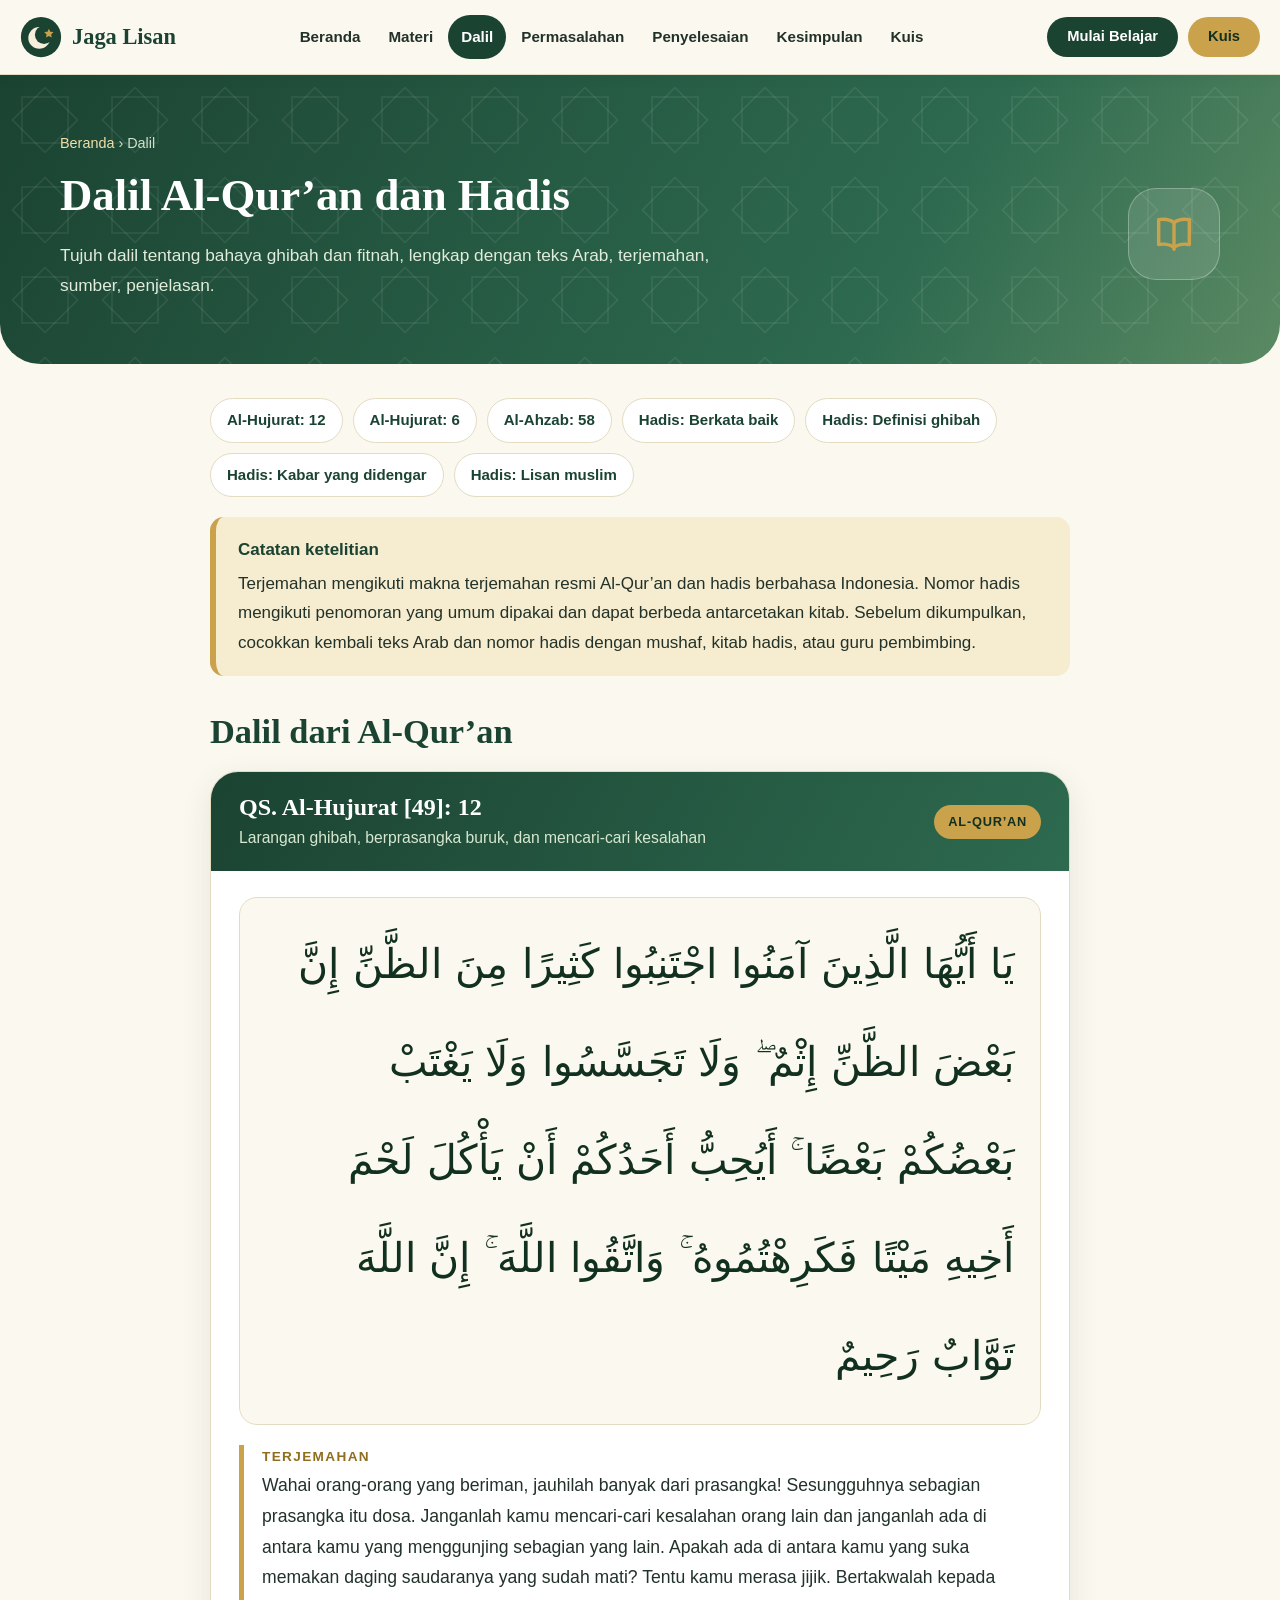
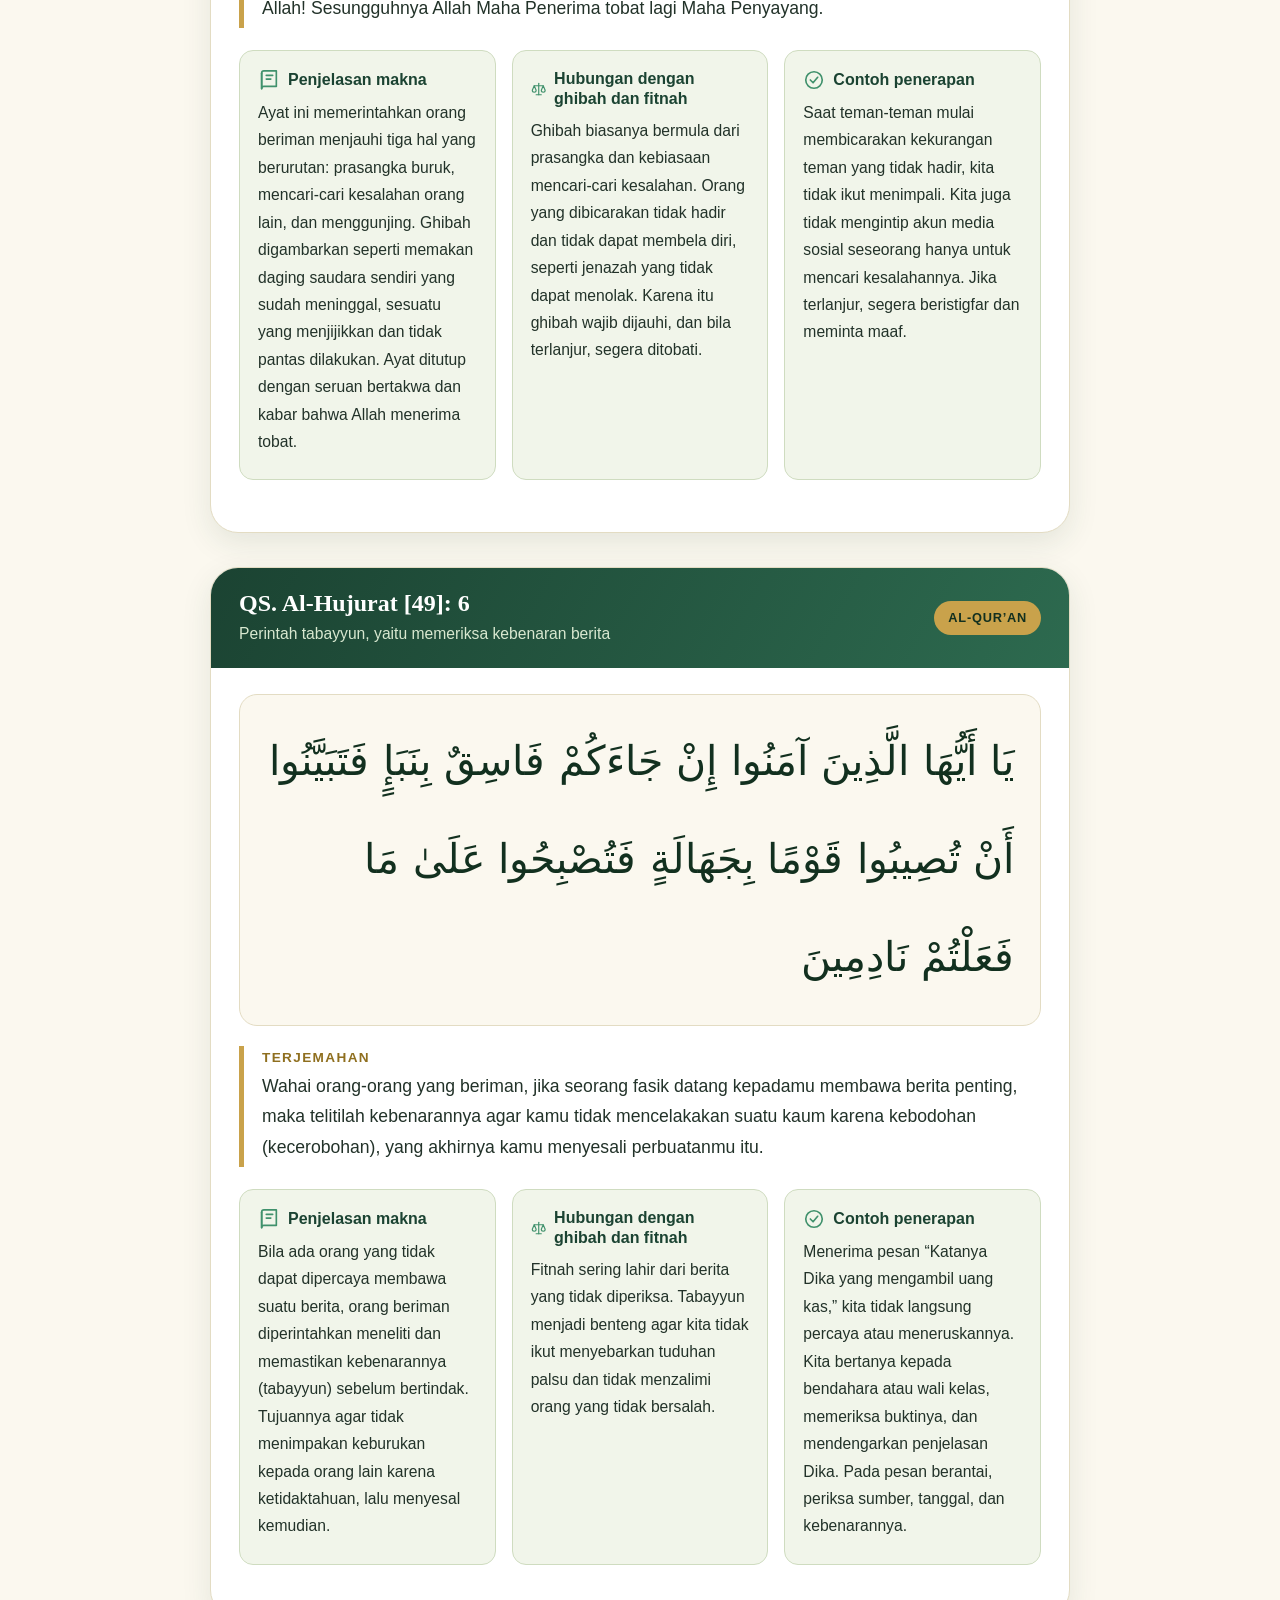
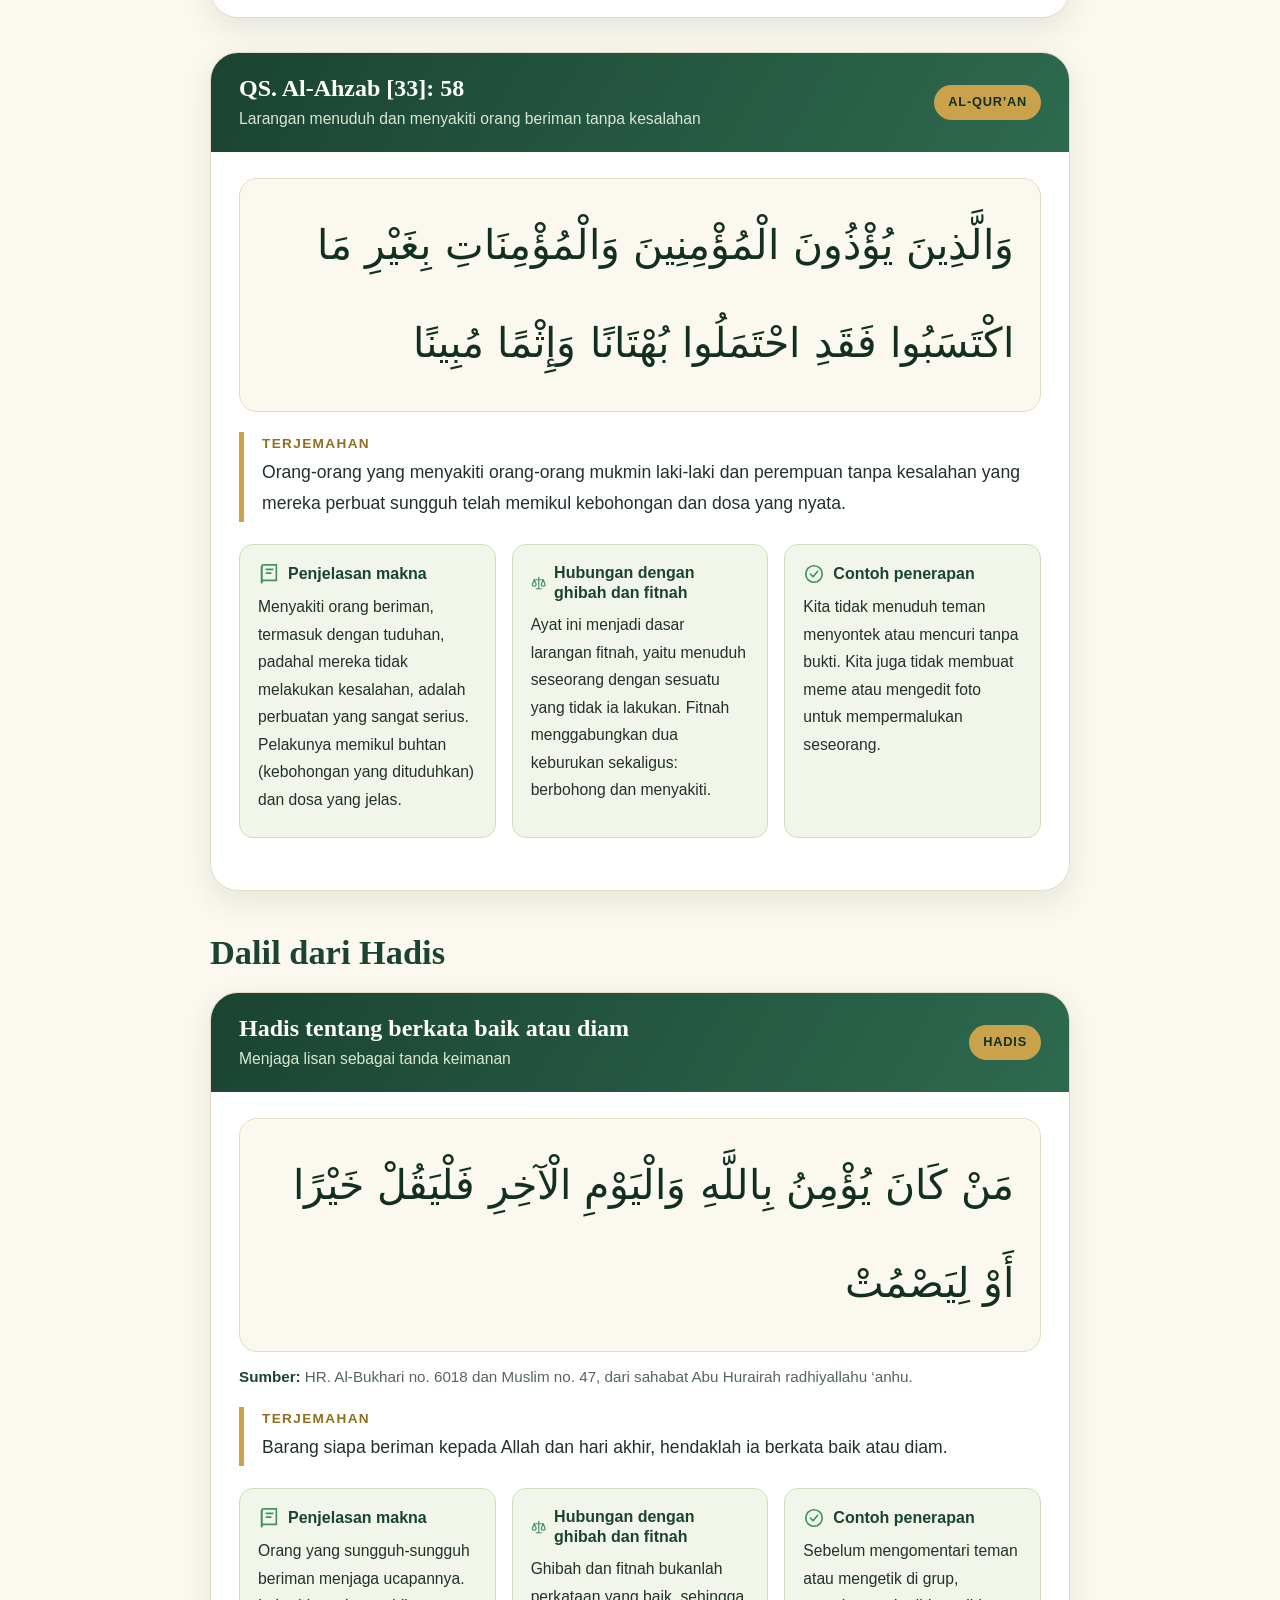
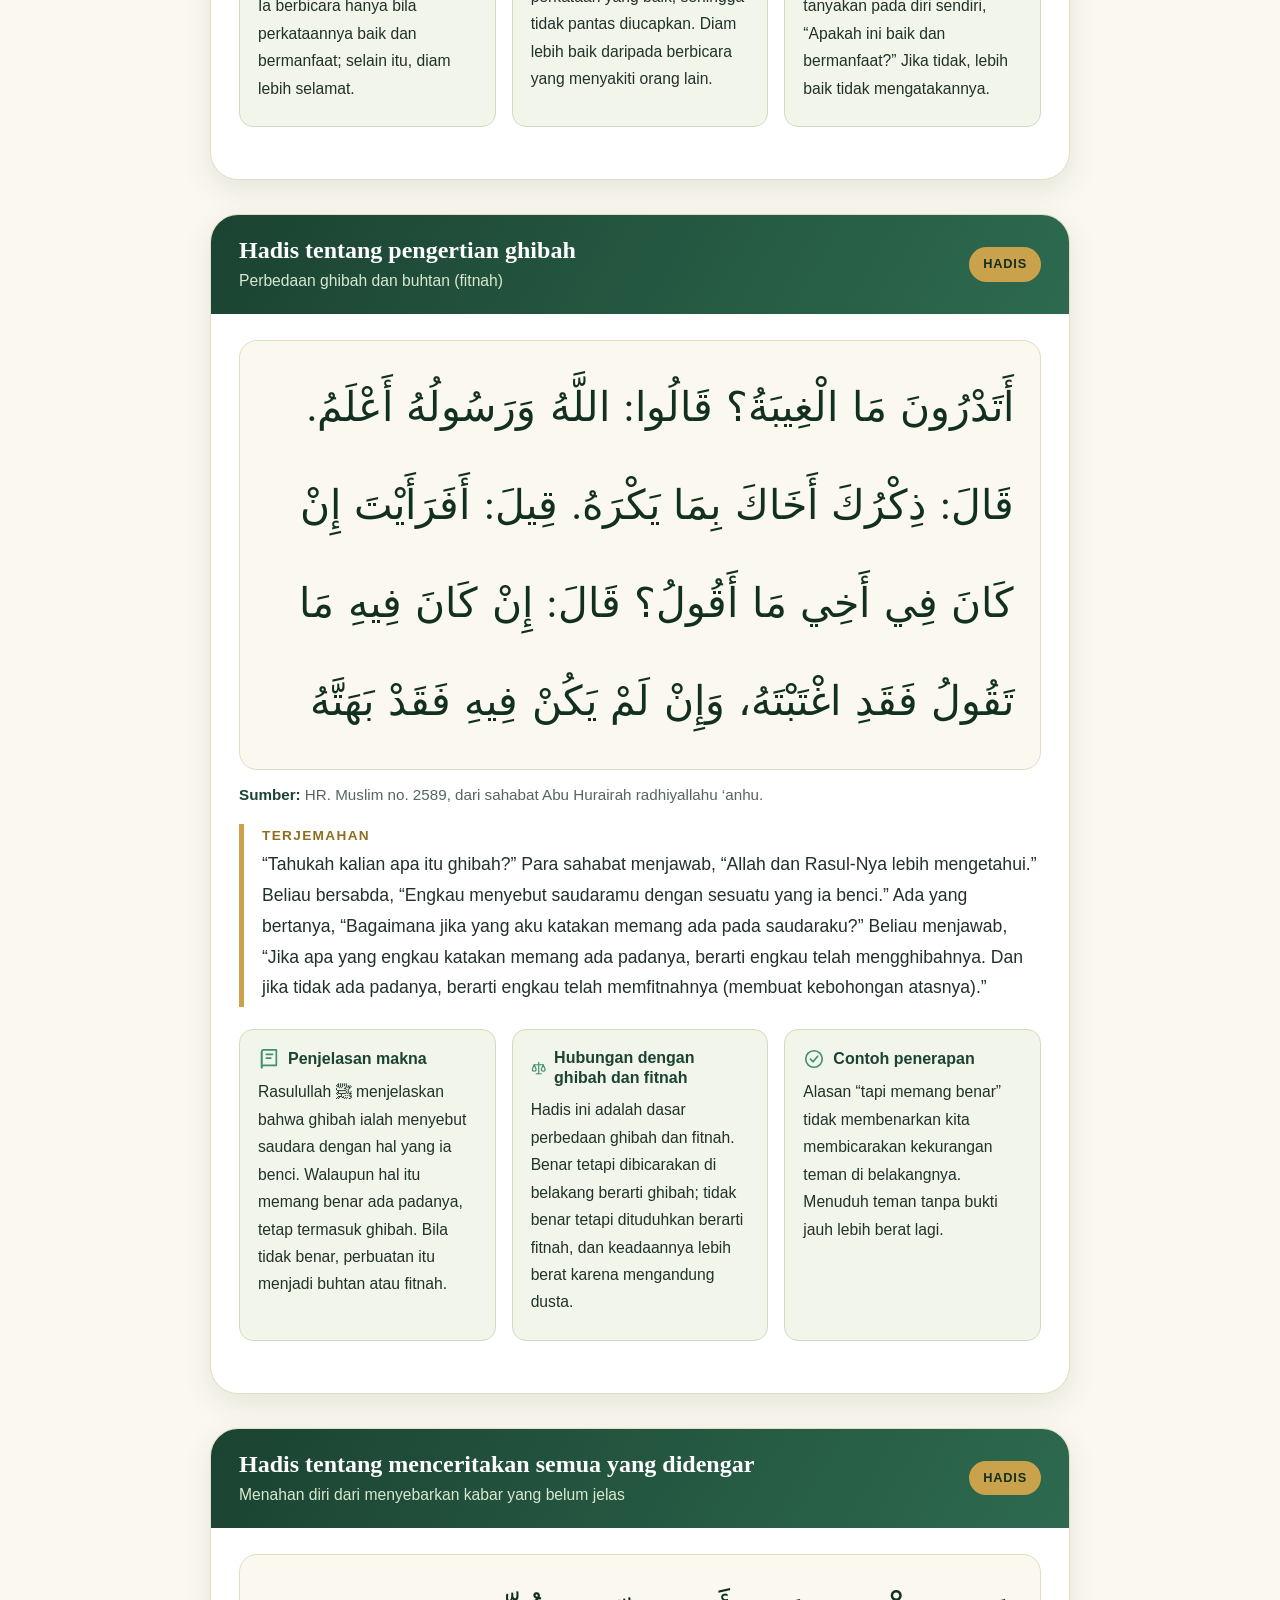
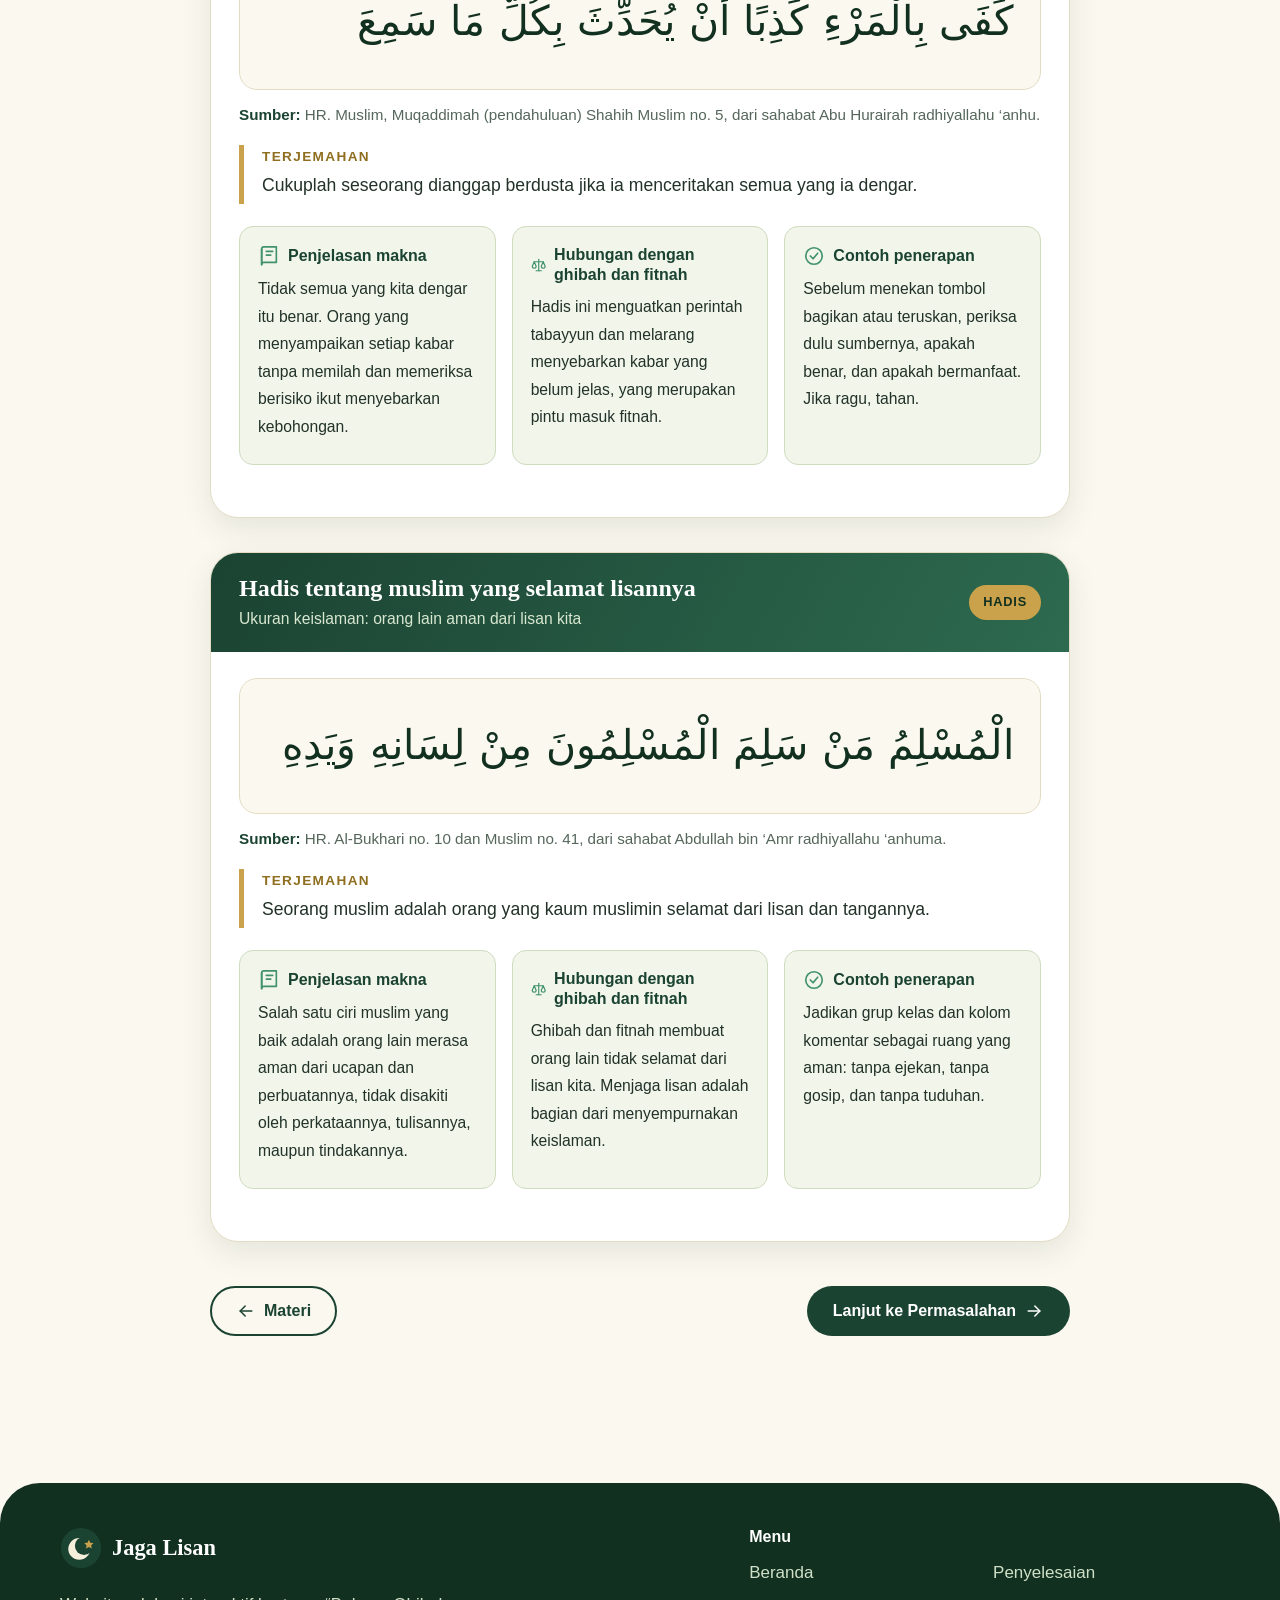
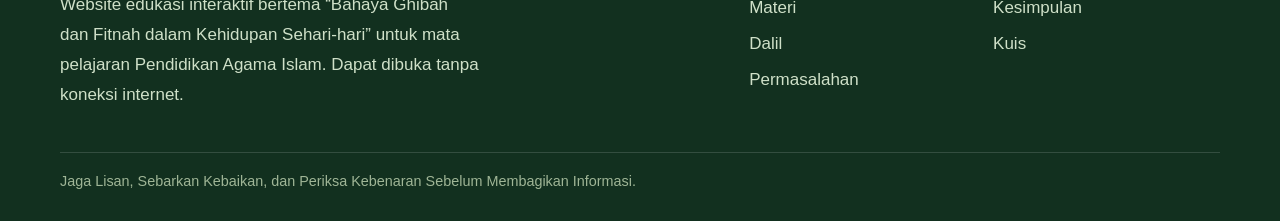
<file: dalil.html>
<!DOCTYPE html>
<html lang="id">
<head>
  <meta charset="utf-8">
  <meta name="viewport" content="width=device-width, initial-scale=1">
  <title>Dalil | Jaga Lisan</title>
  <meta name="description" content="Dalil Al-Qur’an dan hadis tentang larangan ghibah dan fitnah, lengkap dengan teks Arab, terjemahan.">
  <meta name="theme-color" content="#1b4332">
  <link rel="icon" type="image/svg+xml" href="assets/images/logo.svg">
  <link rel="manifest" href="manifest.webmanifest">
  <link rel="stylesheet" href="style.css">
</head>
<body>
<a class="skip" href="#konten">Lewati ke konten</a>
<header class="site-header">
  <div class="nav">
    <a class="brand" href="index.html" aria-label="Jaga Lisan, ke Beranda"><svg viewBox="0 0 48 48" aria-hidden="true" focusable="false"><circle cx="24" cy="24" r="23" fill="#1b4332"/><circle cx="22" cy="25" r="12.5" fill="#f5efdc"/><circle cx="27.5" cy="21.5" r="10.5" fill="#1b4332"/><path d="M33 14.5l1.6 3.4 3.7.5-2.7 2.6.7 3.7-3.3-1.8-3.3 1.8.7-3.7-2.7-2.6 3.7-.5z" fill="#c9a24b"/></svg><span>Jaga Lisan</span></a>
    <nav id="menu" class="menu" aria-label="Navigasi utama">
      <ul>
        <li><a href="index.html">Beranda</a></li>
        <li><a href="materi.html">Materi</a></li>
        <li><a class="active" aria-current="page" href="dalil.html">Dalil</a></li>
        <li><a href="permasalahan.html">Permasalahan</a></li>
        <li><a href="penyelesaian.html">Penyelesaian</a></li>
        <li><a href="kesimpulan.html">Kesimpulan</a></li>
        <li><a href="kuis.html">Kuis</a></li>
      </ul>
      <div class="menu-cta-mobile">
        <a class="btn btn-primary" href="materi.html">Mulai Belajar</a>
        <a class="btn btn-gold" href="kuis.html">Kuis</a>
      </div>
    </nav>
    <div class="nav-cta">
      <a class="btn btn-primary btn-sm" href="materi.html">Mulai Belajar</a>
      <a class="btn btn-gold btn-sm" href="kuis.html">Kuis</a>
    </div>
    <button class="nav-toggle" type="button" aria-label="Buka menu" aria-expanded="false" aria-controls="menu">
      <span></span><span></span><span></span>
    </button>
  </div>
</header>
<main id="konten">
<section class="page-hero">
  <div class="container">
    <div class="crumbs"><a href="index.html">Beranda</a> &rsaquo; Dalil</div>
    <div class="inner">
      <div>
        <h1>Dalil Al-Qur’an dan Hadis</h1>
        <p>Tujuh dalil tentang bahaya ghibah dan fitnah, lengkap dengan teks Arab, terjemahan, sumber, penjelasan.</p>
      </div>
      <div class="badge-ico"><svg class="ico" viewBox="0 0 24 24" fill="none" stroke="currentColor" stroke-width="1.8" stroke-linecap="round" stroke-linejoin="round" aria-hidden="true" focusable="false"><path d="M12 6v14"/><path d="M12 6c-2-1.5-5-2-8-1.5v13c3-.5 6 0 8 1.5 2-1.5 5-2 8-1.5v-13c-3-.5-6 0-8 1.5z"/></svg></div>
    </div>
  </div>
</section>
<section class="section" style="padding-top:34px">
  <div class="container-narrow">
    <nav class="toc" aria-label="Loncat ke dalil">
      <a href="#hujurat12">Al-Hujurat: 12</a>
      <a href="#hujurat6">Al-Hujurat: 6</a>
      <a href="#ahzab58">Al-Ahzab: 58</a>
      <a href="#hadis-berkata-baik">Hadis: Berkata baik</a>
      <a href="#hadis-definisi-ghibah">Hadis: Definisi ghibah</a>
      <a href="#hadis-dengar-semua">Hadis: Kabar yang didengar</a>
      <a href="#hadis-lisan-muslim">Hadis: Lisan muslim</a>
    </nav>
    
    <div class="callout callout-gold" style="margin-bottom:34px">
      <strong class="t">Catatan ketelitian</strong>
      <p>Terjemahan mengikuti makna terjemahan resmi Al-Qur’an dan hadis berbahasa Indonesia. Nomor hadis mengikuti penomoran yang umum dipakai dan dapat berbeda antarcetakan kitab. Sebelum dikumpulkan, cocokkan kembali teks Arab dan nomor hadis dengan mushaf, kitab hadis, atau guru pembimbing.</p>
    </div>

    <h2 class="mt-0" style="margin-bottom:18px">Dalil dari Al-Qur’an</h2>
    <article class="dalil-card" id="hujurat12">
  <header class="dalil-head">
    <div>
      <h2>QS. Al-Hujurat [49]: 12</h2>
      <p class="tema">Larangan ghibah, berprasangka buruk, dan mencari-cari kesalahan</p>
    </div>
    <span class="badge-type">Al-Qur’an</span>
  </header>
  <div class="dalil-body">
    <div class="arabic" lang="ar" dir="rtl">يَا أَيُّهَا الَّذِينَ آمَنُوا اجْتَنِبُوا كَثِيرًا مِنَ الظَّنِّ إِنَّ بَعْضَ الظَّنِّ إِثْمٌ ۖ وَلَا تَجَسَّسُوا وَلَا يَغْتَبْ بَعْضُكُمْ بَعْضًا ۚ أَيُحِبُّ أَحَدُكُمْ أَنْ يَأْكُلَ لَحْمَ أَخِيهِ مَيْتًا فَكَرِهْتُمُوهُ ۚ وَاتَّقُوا اللَّهَ ۚ إِنَّ اللَّهَ تَوَّابٌ رَحِيمٌ</div>
    
    <div class="translation">
      <h3>Terjemahan</h3>
      <p data-tts>Wahai orang-orang yang beriman, jauhilah banyak dari prasangka! Sesungguhnya sebagian prasangka itu dosa. Janganlah kamu mencari-cari kesalahan orang lain dan janganlah ada di antara kamu yang menggunjing sebagian yang lain. Apakah ada di antara kamu yang suka memakan daging saudaranya yang sudah mati? Tentu kamu merasa jijik. Bertakwalah kepada Allah! Sesungguhnya Allah Maha Penerima tobat lagi Maha Penyayang.</p>
    </div>
    
    <div class="info-grid" style="margin-top:22px">
      <div class="info-box"><h3><svg class="ico" viewBox="0 0 24 24" fill="none" stroke="currentColor" stroke-width="1.8" stroke-linecap="round" stroke-linejoin="round" aria-hidden="true" focusable="false"><path d="M4 4.5A2.5 2.5 0 0 1 6.5 2H20v17H6.5A2.5 2.5 0 0 0 4 21.5z"/><path d="M4 21.5V4.5"/><path d="M9 7h7"/><path d="M9 11h5"/></svg> Penjelasan makna</h3><p data-tts>Ayat ini memerintahkan orang beriman menjauhi tiga hal yang berurutan: prasangka buruk, mencari-cari kesalahan orang lain, dan menggunjing. Ghibah digambarkan seperti memakan daging saudara sendiri yang sudah meninggal, sesuatu yang menjijikkan dan tidak pantas dilakukan. Ayat ditutup dengan seruan bertakwa dan kabar bahwa Allah menerima tobat.</p></div>
      <div class="info-box"><h3><svg class="ico" viewBox="0 0 24 24" fill="none" stroke="currentColor" stroke-width="1.8" stroke-linecap="round" stroke-linejoin="round" aria-hidden="true" focusable="false"><path d="M12 3v18"/><path d="M5 7h14"/><path d="M5 7 2 14a3 3 0 0 0 6 0z"/><path d="M19 7l-3 7a3 3 0 0 0 6 0z"/><path d="M8 21h8"/></svg> Hubungan dengan ghibah dan fitnah</h3><p data-tts>Ghibah biasanya bermula dari prasangka dan kebiasaan mencari-cari kesalahan. Orang yang dibicarakan tidak hadir dan tidak dapat membela diri, seperti jenazah yang tidak dapat menolak. Karena itu ghibah wajib dijauhi, dan bila terlanjur, segera ditobati.</p></div>
      <div class="info-box"><h3><svg class="ico" viewBox="0 0 24 24" fill="none" stroke="currentColor" stroke-width="1.8" stroke-linecap="round" stroke-linejoin="round" aria-hidden="true" focusable="false"><circle cx="12" cy="12" r="9"/><path d="m8 12 3 3 5-6"/></svg> Contoh penerapan</h3><p data-tts>Saat teman-teman mulai membicarakan kekurangan teman yang tidak hadir, kita tidak ikut menimpali. Kita juga tidak mengintip akun media sosial seseorang hanya untuk mencari kesalahannya. Jika terlanjur, segera beristigfar dan meminta maaf.</p></div>
    </div>
  </div>
</article><article class="dalil-card" id="hujurat6">
  <header class="dalil-head">
    <div>
      <h2>QS. Al-Hujurat [49]: 6</h2>
      <p class="tema">Perintah tabayyun, yaitu memeriksa kebenaran berita</p>
    </div>
    <span class="badge-type">Al-Qur’an</span>
  </header>
  <div class="dalil-body">
    <div class="arabic" lang="ar" dir="rtl">يَا أَيُّهَا الَّذِينَ آمَنُوا إِنْ جَاءَكُمْ فَاسِقٌ بِنَبَإٍ فَتَبَيَّنُوا أَنْ تُصِيبُوا قَوْمًا بِجَهَالَةٍ فَتُصْبِحُوا عَلَىٰ مَا فَعَلْتُمْ نَادِمِينَ</div>
    
    <div class="translation">
      <h3>Terjemahan</h3>
      <p data-tts>Wahai orang-orang yang beriman, jika seorang fasik datang kepadamu membawa berita penting, maka telitilah kebenarannya agar kamu tidak mencelakakan suatu kaum karena kebodohan (kecerobohan), yang akhirnya kamu menyesali perbuatanmu itu.</p>
    </div>
    
    <div class="info-grid" style="margin-top:22px">
      <div class="info-box"><h3><svg class="ico" viewBox="0 0 24 24" fill="none" stroke="currentColor" stroke-width="1.8" stroke-linecap="round" stroke-linejoin="round" aria-hidden="true" focusable="false"><path d="M4 4.5A2.5 2.5 0 0 1 6.5 2H20v17H6.5A2.5 2.5 0 0 0 4 21.5z"/><path d="M4 21.5V4.5"/><path d="M9 7h7"/><path d="M9 11h5"/></svg> Penjelasan makna</h3><p data-tts>Bila ada orang yang tidak dapat dipercaya membawa suatu berita, orang beriman diperintahkan meneliti dan memastikan kebenarannya (tabayyun) sebelum bertindak. Tujuannya agar tidak menimpakan keburukan kepada orang lain karena ketidaktahuan, lalu menyesal kemudian.</p></div>
      <div class="info-box"><h3><svg class="ico" viewBox="0 0 24 24" fill="none" stroke="currentColor" stroke-width="1.8" stroke-linecap="round" stroke-linejoin="round" aria-hidden="true" focusable="false"><path d="M12 3v18"/><path d="M5 7h14"/><path d="M5 7 2 14a3 3 0 0 0 6 0z"/><path d="M19 7l-3 7a3 3 0 0 0 6 0z"/><path d="M8 21h8"/></svg> Hubungan dengan ghibah dan fitnah</h3><p data-tts>Fitnah sering lahir dari berita yang tidak diperiksa. Tabayyun menjadi benteng agar kita tidak ikut menyebarkan tuduhan palsu dan tidak menzalimi orang yang tidak bersalah.</p></div>
      <div class="info-box"><h3><svg class="ico" viewBox="0 0 24 24" fill="none" stroke="currentColor" stroke-width="1.8" stroke-linecap="round" stroke-linejoin="round" aria-hidden="true" focusable="false"><circle cx="12" cy="12" r="9"/><path d="m8 12 3 3 5-6"/></svg> Contoh penerapan</h3><p data-tts>Menerima pesan “Katanya Dika yang mengambil uang kas,” kita tidak langsung percaya atau meneruskannya. Kita bertanya kepada bendahara atau wali kelas, memeriksa buktinya, dan mendengarkan penjelasan Dika. Pada pesan berantai, periksa sumber, tanggal, dan kebenarannya.</p></div>
    </div>
  </div>
</article><article class="dalil-card" id="ahzab58">
  <header class="dalil-head">
    <div>
      <h2>QS. Al-Ahzab [33]: 58</h2>
      <p class="tema">Larangan menuduh dan menyakiti orang beriman tanpa kesalahan</p>
    </div>
    <span class="badge-type">Al-Qur’an</span>
  </header>
  <div class="dalil-body">
    <div class="arabic" lang="ar" dir="rtl">وَالَّذِينَ يُؤْذُونَ الْمُؤْمِنِينَ وَالْمُؤْمِنَاتِ بِغَيْرِ مَا اكْتَسَبُوا فَقَدِ احْتَمَلُوا بُهْتَانًا وَإِثْمًا مُبِينًا</div>
    
    <div class="translation">
      <h3>Terjemahan</h3>
      <p data-tts>Orang-orang yang menyakiti orang-orang mukmin laki-laki dan perempuan tanpa kesalahan yang mereka perbuat sungguh telah memikul kebohongan dan dosa yang nyata.</p>
    </div>
    
    <div class="info-grid" style="margin-top:22px">
      <div class="info-box"><h3><svg class="ico" viewBox="0 0 24 24" fill="none" stroke="currentColor" stroke-width="1.8" stroke-linecap="round" stroke-linejoin="round" aria-hidden="true" focusable="false"><path d="M4 4.5A2.5 2.5 0 0 1 6.5 2H20v17H6.5A2.5 2.5 0 0 0 4 21.5z"/><path d="M4 21.5V4.5"/><path d="M9 7h7"/><path d="M9 11h5"/></svg> Penjelasan makna</h3><p data-tts>Menyakiti orang beriman, termasuk dengan tuduhan, padahal mereka tidak melakukan kesalahan, adalah perbuatan yang sangat serius. Pelakunya memikul buhtan (kebohongan yang dituduhkan) dan dosa yang jelas.</p></div>
      <div class="info-box"><h3><svg class="ico" viewBox="0 0 24 24" fill="none" stroke="currentColor" stroke-width="1.8" stroke-linecap="round" stroke-linejoin="round" aria-hidden="true" focusable="false"><path d="M12 3v18"/><path d="M5 7h14"/><path d="M5 7 2 14a3 3 0 0 0 6 0z"/><path d="M19 7l-3 7a3 3 0 0 0 6 0z"/><path d="M8 21h8"/></svg> Hubungan dengan ghibah dan fitnah</h3><p data-tts>Ayat ini menjadi dasar larangan fitnah, yaitu menuduh seseorang dengan sesuatu yang tidak ia lakukan. Fitnah menggabungkan dua keburukan sekaligus: berbohong dan menyakiti.</p></div>
      <div class="info-box"><h3><svg class="ico" viewBox="0 0 24 24" fill="none" stroke="currentColor" stroke-width="1.8" stroke-linecap="round" stroke-linejoin="round" aria-hidden="true" focusable="false"><circle cx="12" cy="12" r="9"/><path d="m8 12 3 3 5-6"/></svg> Contoh penerapan</h3><p data-tts>Kita tidak menuduh teman menyontek atau mencuri tanpa bukti. Kita juga tidak membuat meme atau mengedit foto untuk mempermalukan seseorang.</p></div>
    </div>
  </div>
</article>
    <h2 style="margin:40px 0 18px">Dalil dari Hadis</h2>
    <article class="dalil-card" id="hadis-berkata-baik">
  <header class="dalil-head">
    <div>
      <h2>Hadis tentang berkata baik atau diam</h2>
      <p class="tema">Menjaga lisan sebagai tanda keimanan</p>
    </div>
    <span class="badge-type">Hadis</span>
  </header>
  <div class="dalil-body">
    <div class="arabic" lang="ar" dir="rtl">مَنْ كَانَ يُؤْمِنُ بِاللَّهِ وَالْيَوْمِ الْآخِرِ فَلْيَقُلْ خَيْرًا أَوْ لِيَصْمُتْ</div>
    <p class="source-line"><strong>Sumber:</strong> HR. Al-Bukhari no. 6018 dan Muslim no. 47, dari sahabat Abu Hurairah radhiyallahu ‘anhu.</p>
    <div class="translation">
      <h3>Terjemahan</h3>
      <p data-tts>Barang siapa beriman kepada Allah dan hari akhir, hendaklah ia berkata baik atau diam.</p>
    </div>
    
    <div class="info-grid" style="margin-top:22px">
      <div class="info-box"><h3><svg class="ico" viewBox="0 0 24 24" fill="none" stroke="currentColor" stroke-width="1.8" stroke-linecap="round" stroke-linejoin="round" aria-hidden="true" focusable="false"><path d="M4 4.5A2.5 2.5 0 0 1 6.5 2H20v17H6.5A2.5 2.5 0 0 0 4 21.5z"/><path d="M4 21.5V4.5"/><path d="M9 7h7"/><path d="M9 11h5"/></svg> Penjelasan makna</h3><p data-tts>Orang yang sungguh-sungguh beriman menjaga ucapannya. Ia berbicara hanya bila perkataannya baik dan bermanfaat; selain itu, diam lebih selamat.</p></div>
      <div class="info-box"><h3><svg class="ico" viewBox="0 0 24 24" fill="none" stroke="currentColor" stroke-width="1.8" stroke-linecap="round" stroke-linejoin="round" aria-hidden="true" focusable="false"><path d="M12 3v18"/><path d="M5 7h14"/><path d="M5 7 2 14a3 3 0 0 0 6 0z"/><path d="M19 7l-3 7a3 3 0 0 0 6 0z"/><path d="M8 21h8"/></svg> Hubungan dengan ghibah dan fitnah</h3><p data-tts>Ghibah dan fitnah bukanlah perkataan yang baik, sehingga tidak pantas diucapkan. Diam lebih baik daripada berbicara yang menyakiti orang lain.</p></div>
      <div class="info-box"><h3><svg class="ico" viewBox="0 0 24 24" fill="none" stroke="currentColor" stroke-width="1.8" stroke-linecap="round" stroke-linejoin="round" aria-hidden="true" focusable="false"><circle cx="12" cy="12" r="9"/><path d="m8 12 3 3 5-6"/></svg> Contoh penerapan</h3><p data-tts>Sebelum mengomentari teman atau mengetik di grup, tanyakan pada diri sendiri, “Apakah ini baik dan bermanfaat?” Jika tidak, lebih baik tidak mengatakannya.</p></div>
    </div>
  </div>
</article><article class="dalil-card" id="hadis-definisi-ghibah">
  <header class="dalil-head">
    <div>
      <h2>Hadis tentang pengertian ghibah</h2>
      <p class="tema">Perbedaan ghibah dan buhtan (fitnah)</p>
    </div>
    <span class="badge-type">Hadis</span>
  </header>
  <div class="dalil-body">
    <div class="arabic" lang="ar" dir="rtl">أَتَدْرُونَ مَا الْغِيبَةُ؟ قَالُوا: اللَّهُ وَرَسُولُهُ أَعْلَمُ. قَالَ: ذِكْرُكَ أَخَاكَ بِمَا يَكْرَهُ. قِيلَ: أَفَرَأَيْتَ إِنْ كَانَ فِي أَخِي مَا أَقُولُ؟ قَالَ: إِنْ كَانَ فِيهِ مَا تَقُولُ فَقَدِ اغْتَبْتَهُ، وَإِنْ لَمْ يَكُنْ فِيهِ فَقَدْ بَهَتَّهُ</div>
    <p class="source-line"><strong>Sumber:</strong> HR. Muslim no. 2589, dari sahabat Abu Hurairah radhiyallahu ‘anhu.</p>
    <div class="translation">
      <h3>Terjemahan</h3>
      <p data-tts>“Tahukah kalian apa itu ghibah?” Para sahabat menjawab, “Allah dan Rasul-Nya lebih mengetahui.” Beliau bersabda, “Engkau menyebut saudaramu dengan sesuatu yang ia benci.” Ada yang bertanya, “Bagaimana jika yang aku katakan memang ada pada saudaraku?” Beliau menjawab, “Jika apa yang engkau katakan memang ada padanya, berarti engkau telah mengghibahnya. Dan jika tidak ada padanya, berarti engkau telah memfitnahnya (membuat kebohongan atasnya).”</p>
    </div>
    
    <div class="info-grid" style="margin-top:22px">
      <div class="info-box"><h3><svg class="ico" viewBox="0 0 24 24" fill="none" stroke="currentColor" stroke-width="1.8" stroke-linecap="round" stroke-linejoin="round" aria-hidden="true" focusable="false"><path d="M4 4.5A2.5 2.5 0 0 1 6.5 2H20v17H6.5A2.5 2.5 0 0 0 4 21.5z"/><path d="M4 21.5V4.5"/><path d="M9 7h7"/><path d="M9 11h5"/></svg> Penjelasan makna</h3><p data-tts>Rasulullah ﷺ menjelaskan bahwa ghibah ialah menyebut saudara dengan hal yang ia benci. Walaupun hal itu memang benar ada padanya, tetap termasuk ghibah. Bila tidak benar, perbuatan itu menjadi buhtan atau fitnah.</p></div>
      <div class="info-box"><h3><svg class="ico" viewBox="0 0 24 24" fill="none" stroke="currentColor" stroke-width="1.8" stroke-linecap="round" stroke-linejoin="round" aria-hidden="true" focusable="false"><path d="M12 3v18"/><path d="M5 7h14"/><path d="M5 7 2 14a3 3 0 0 0 6 0z"/><path d="M19 7l-3 7a3 3 0 0 0 6 0z"/><path d="M8 21h8"/></svg> Hubungan dengan ghibah dan fitnah</h3><p data-tts>Hadis ini adalah dasar perbedaan ghibah dan fitnah. Benar tetapi dibicarakan di belakang berarti ghibah; tidak benar tetapi dituduhkan berarti fitnah, dan keadaannya lebih berat karena mengandung dusta.</p></div>
      <div class="info-box"><h3><svg class="ico" viewBox="0 0 24 24" fill="none" stroke="currentColor" stroke-width="1.8" stroke-linecap="round" stroke-linejoin="round" aria-hidden="true" focusable="false"><circle cx="12" cy="12" r="9"/><path d="m8 12 3 3 5-6"/></svg> Contoh penerapan</h3><p data-tts>Alasan “tapi memang benar” tidak membenarkan kita membicarakan kekurangan teman di belakangnya. Menuduh teman tanpa bukti jauh lebih berat lagi.</p></div>
    </div>
  </div>
</article><article class="dalil-card" id="hadis-dengar-semua">
  <header class="dalil-head">
    <div>
      <h2>Hadis tentang menceritakan semua yang didengar</h2>
      <p class="tema">Menahan diri dari menyebarkan kabar yang belum jelas</p>
    </div>
    <span class="badge-type">Hadis</span>
  </header>
  <div class="dalil-body">
    <div class="arabic" lang="ar" dir="rtl">كَفَى بِالْمَرْءِ كَذِبًا أَنْ يُحَدِّثَ بِكُلِّ مَا سَمِعَ</div>
    <p class="source-line"><strong>Sumber:</strong> HR. Muslim, Muqaddimah (pendahuluan) Shahih Muslim no. 5, dari sahabat Abu Hurairah radhiyallahu ‘anhu.</p>
    <div class="translation">
      <h3>Terjemahan</h3>
      <p data-tts>Cukuplah seseorang dianggap berdusta jika ia menceritakan semua yang ia dengar.</p>
    </div>
    
    <div class="info-grid" style="margin-top:22px">
      <div class="info-box"><h3><svg class="ico" viewBox="0 0 24 24" fill="none" stroke="currentColor" stroke-width="1.8" stroke-linecap="round" stroke-linejoin="round" aria-hidden="true" focusable="false"><path d="M4 4.5A2.5 2.5 0 0 1 6.5 2H20v17H6.5A2.5 2.5 0 0 0 4 21.5z"/><path d="M4 21.5V4.5"/><path d="M9 7h7"/><path d="M9 11h5"/></svg> Penjelasan makna</h3><p data-tts>Tidak semua yang kita dengar itu benar. Orang yang menyampaikan setiap kabar tanpa memilah dan memeriksa berisiko ikut menyebarkan kebohongan.</p></div>
      <div class="info-box"><h3><svg class="ico" viewBox="0 0 24 24" fill="none" stroke="currentColor" stroke-width="1.8" stroke-linecap="round" stroke-linejoin="round" aria-hidden="true" focusable="false"><path d="M12 3v18"/><path d="M5 7h14"/><path d="M5 7 2 14a3 3 0 0 0 6 0z"/><path d="M19 7l-3 7a3 3 0 0 0 6 0z"/><path d="M8 21h8"/></svg> Hubungan dengan ghibah dan fitnah</h3><p data-tts>Hadis ini menguatkan perintah tabayyun dan melarang menyebarkan kabar yang belum jelas, yang merupakan pintu masuk fitnah.</p></div>
      <div class="info-box"><h3><svg class="ico" viewBox="0 0 24 24" fill="none" stroke="currentColor" stroke-width="1.8" stroke-linecap="round" stroke-linejoin="round" aria-hidden="true" focusable="false"><circle cx="12" cy="12" r="9"/><path d="m8 12 3 3 5-6"/></svg> Contoh penerapan</h3><p data-tts>Sebelum menekan tombol bagikan atau teruskan, periksa dulu sumbernya, apakah benar, dan apakah bermanfaat. Jika ragu, tahan.</p></div>
    </div>
  </div>
</article><article class="dalil-card" id="hadis-lisan-muslim">
  <header class="dalil-head">
    <div>
      <h2>Hadis tentang muslim yang selamat lisannya</h2>
      <p class="tema">Ukuran keislaman: orang lain aman dari lisan kita</p>
    </div>
    <span class="badge-type">Hadis</span>
  </header>
  <div class="dalil-body">
    <div class="arabic" lang="ar" dir="rtl">الْمُسْلِمُ مَنْ سَلِمَ الْمُسْلِمُونَ مِنْ لِسَانِهِ وَيَدِهِ</div>
    <p class="source-line"><strong>Sumber:</strong> HR. Al-Bukhari no. 10 dan Muslim no. 41, dari sahabat Abdullah bin ‘Amr radhiyallahu ‘anhuma.</p>
    <div class="translation">
      <h3>Terjemahan</h3>
      <p data-tts>Seorang muslim adalah orang yang kaum muslimin selamat dari lisan dan tangannya.</p>
    </div>
    
    <div class="info-grid" style="margin-top:22px">
      <div class="info-box"><h3><svg class="ico" viewBox="0 0 24 24" fill="none" stroke="currentColor" stroke-width="1.8" stroke-linecap="round" stroke-linejoin="round" aria-hidden="true" focusable="false"><path d="M4 4.5A2.5 2.5 0 0 1 6.5 2H20v17H6.5A2.5 2.5 0 0 0 4 21.5z"/><path d="M4 21.5V4.5"/><path d="M9 7h7"/><path d="M9 11h5"/></svg> Penjelasan makna</h3><p data-tts>Salah satu ciri muslim yang baik adalah orang lain merasa aman dari ucapan dan perbuatannya, tidak disakiti oleh perkataannya, tulisannya, maupun tindakannya.</p></div>
      <div class="info-box"><h3><svg class="ico" viewBox="0 0 24 24" fill="none" stroke="currentColor" stroke-width="1.8" stroke-linecap="round" stroke-linejoin="round" aria-hidden="true" focusable="false"><path d="M12 3v18"/><path d="M5 7h14"/><path d="M5 7 2 14a3 3 0 0 0 6 0z"/><path d="M19 7l-3 7a3 3 0 0 0 6 0z"/><path d="M8 21h8"/></svg> Hubungan dengan ghibah dan fitnah</h3><p data-tts>Ghibah dan fitnah membuat orang lain tidak selamat dari lisan kita. Menjaga lisan adalah bagian dari menyempurnakan keislaman.</p></div>
      <div class="info-box"><h3><svg class="ico" viewBox="0 0 24 24" fill="none" stroke="currentColor" stroke-width="1.8" stroke-linecap="round" stroke-linejoin="round" aria-hidden="true" focusable="false"><circle cx="12" cy="12" r="9"/><path d="m8 12 3 3 5-6"/></svg> Contoh penerapan</h3><p data-tts>Jadikan grup kelas dan kolom komentar sebagai ruang yang aman: tanpa ejekan, tanpa gosip, dan tanpa tuduhan.</p></div>
    </div>
  </div>
</article>
    <div class="pager">
      <a class="btn btn-outline" href="materi.html"><svg class="ico" viewBox="0 0 24 24" fill="none" stroke="currentColor" stroke-width="1.8" stroke-linecap="round" stroke-linejoin="round" aria-hidden="true" focusable="false"><path d="M19 12H5"/><path d="m11 6-6 6 6 6"/></svg> Materi</a>
      <a class="btn btn-primary" href="permasalahan.html">Lanjut ke Permasalahan <svg class="ico" viewBox="0 0 24 24" fill="none" stroke="currentColor" stroke-width="1.8" stroke-linecap="round" stroke-linejoin="round" aria-hidden="true" focusable="false"><path d="M5 12h14"/><path d="m13 6 6 6-6 6"/></svg></a>
    </div>
  </div>
</section>
</main>
<footer class="site-footer">
  <div class="container">
    <div class="footer-grid">
      <div>
        <a class="brand" href="index.html"><svg viewBox="0 0 48 48" aria-hidden="true" focusable="false"><circle cx="24" cy="24" r="23" fill="#1b4332"/><circle cx="22" cy="25" r="12.5" fill="#f5efdc"/><circle cx="27.5" cy="21.5" r="10.5" fill="#1b4332"/><path d="M33 14.5l1.6 3.4 3.7.5-2.7 2.6.7 3.7-3.3-1.8-3.3 1.8.7-3.7-2.7-2.6 3.7-.5z" fill="#c9a24b"/></svg><span>Jaga Lisan</span></a>
        <p style="margin-top:12px;max-width:420px">Website edukasi interaktif bertema “Bahaya Ghibah dan Fitnah dalam Kehidupan Sehari-hari” untuk mata pelajaran Pendidikan Agama Islam. Dapat dibuka tanpa koneksi internet.</p>
      </div>
      <div>
        <h4>Menu</h4>
        <ul>
<li><a href="index.html">Beranda</a></li>
<li><a href="materi.html">Materi</a></li>
<li><a href="dalil.html">Dalil</a></li>
<li><a href="permasalahan.html">Permasalahan</a></li>
<li><a href="penyelesaian.html">Penyelesaian</a></li>
<li><a href="kesimpulan.html">Kesimpulan</a></li>
<li><a href="kuis.html">Kuis</a></li>
        </ul>
      </div>
    </div>
    <div class="footer-bottom">Jaga Lisan, Sebarkan Kebaikan, dan Periksa Kebenaran Sebelum Membagikan Informasi.</div>
  </div>
</footer>
<script src="script.js"></script>
<script>if ("serviceWorker" in navigator) { window.addEventListener("load", () => navigator.serviceWorker.register("./sw.js").catch(() => {})); }</script>
</body>
</html>
</file>
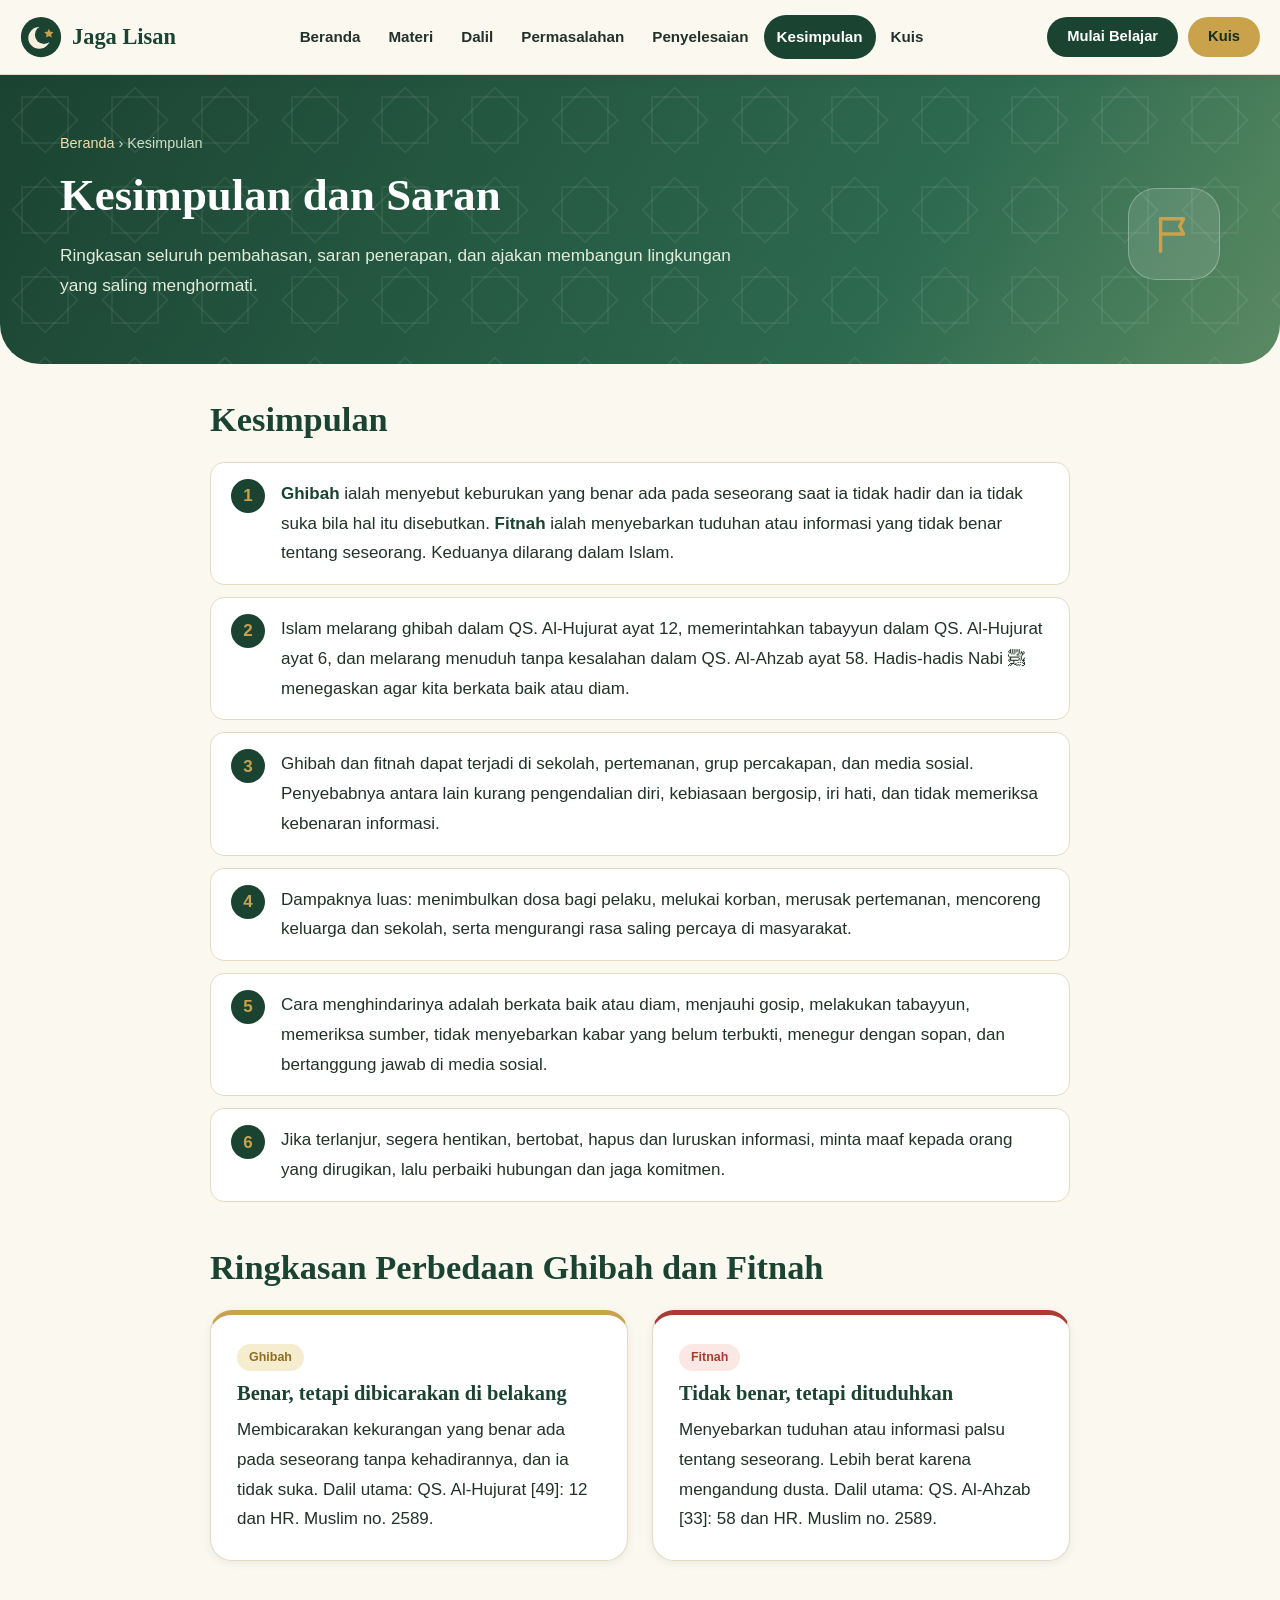
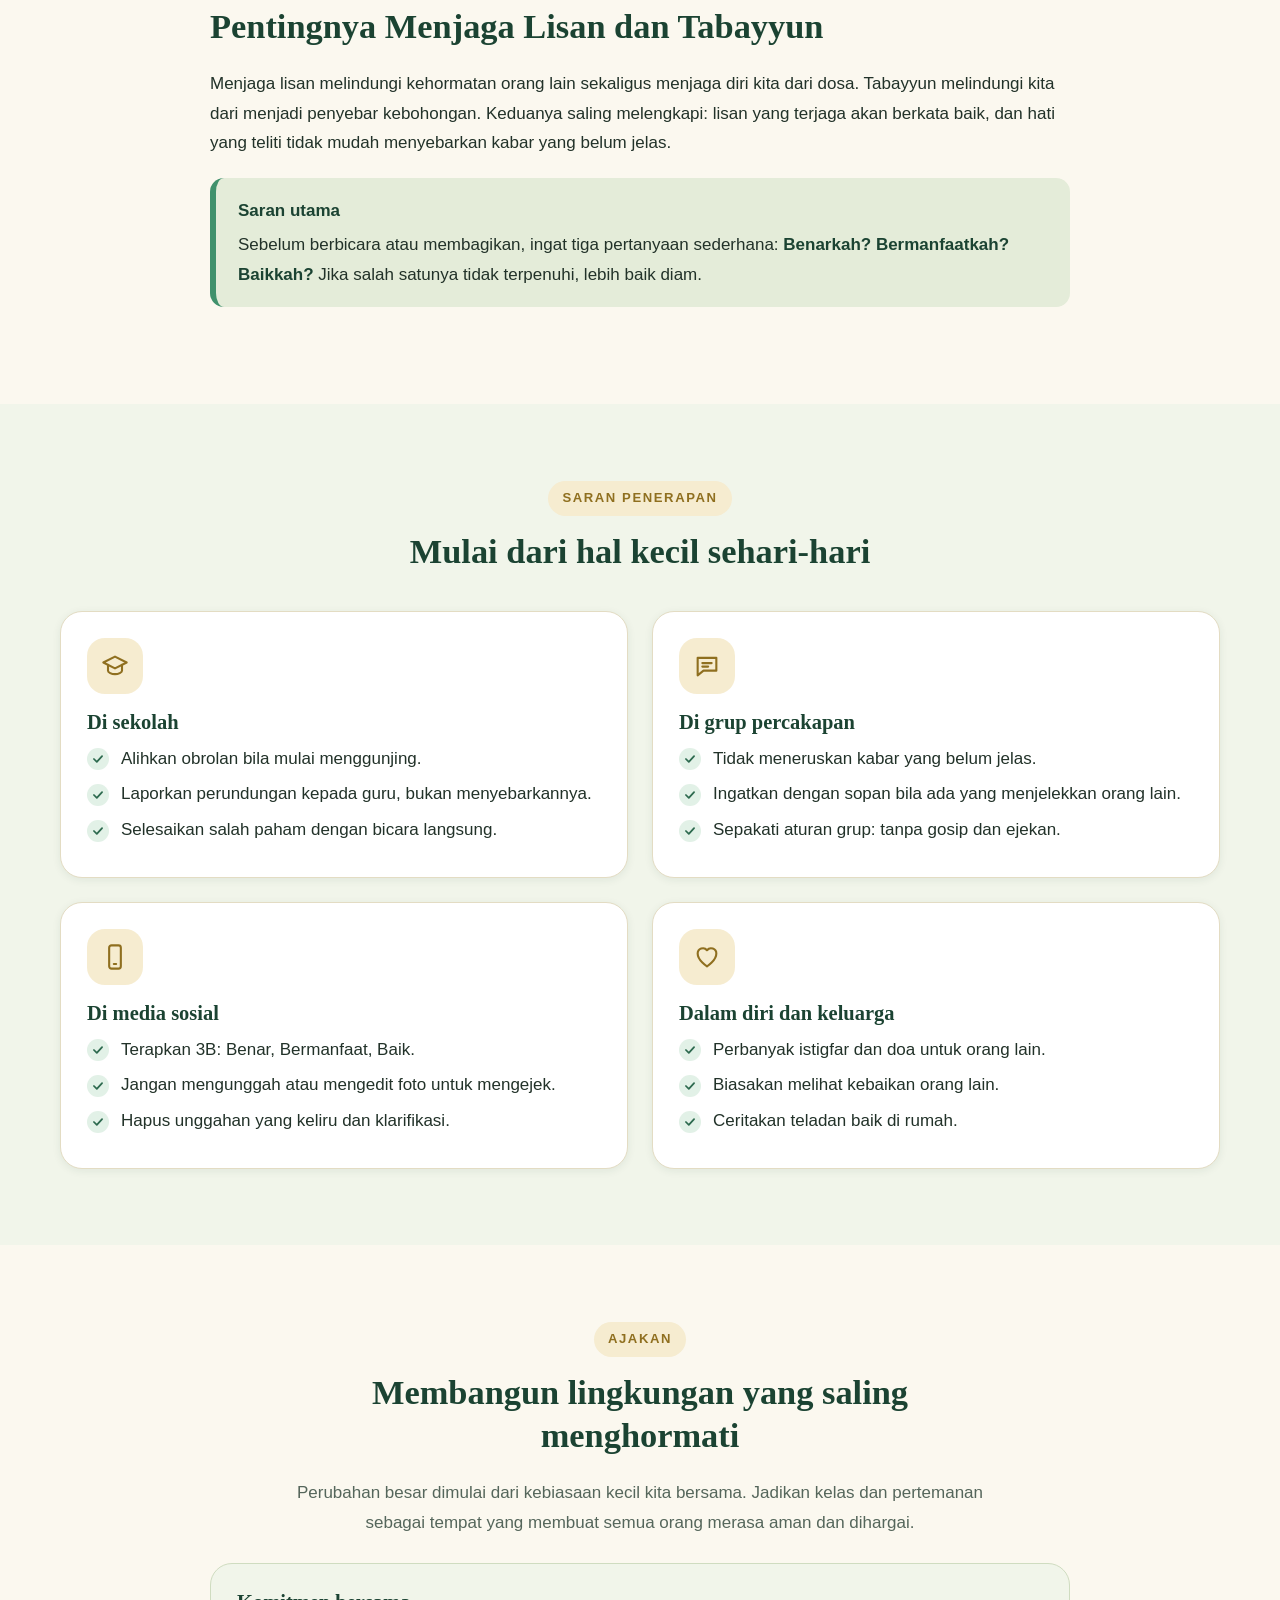
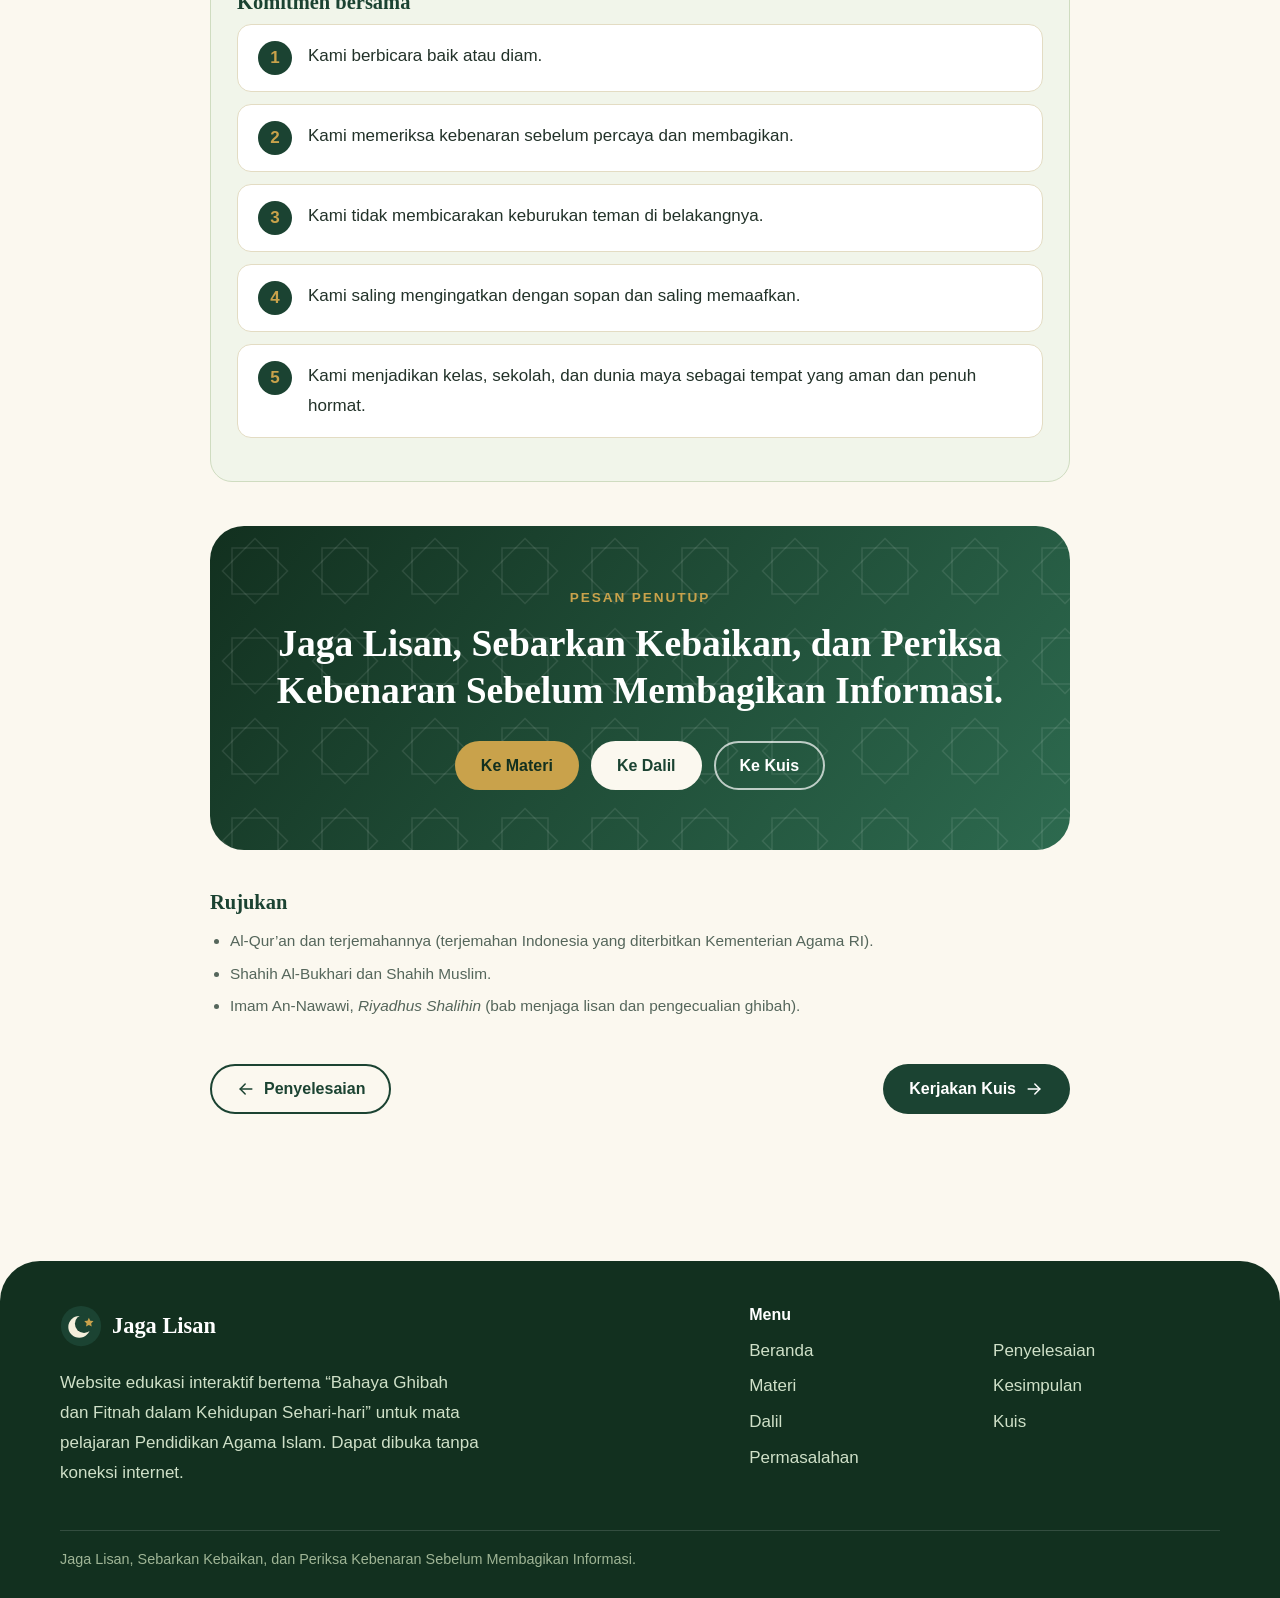
<file: kesimpulan.html>
<!DOCTYPE html>
<html lang="id">
<head>
  <meta charset="utf-8">
  <meta name="viewport" content="width=device-width, initial-scale=1">
  <title>Kesimpulan | Jaga Lisan</title>
  <meta name="description" content="Kesimpulan, saran penerapan, dan pesan penutup tentang menjaga lisan.">
  <meta name="theme-color" content="#1b4332">
  <link rel="icon" type="image/svg+xml" href="assets/images/logo.svg">
  <link rel="manifest" href="manifest.webmanifest">
  <link rel="stylesheet" href="style.css">
</head>
<body>
<a class="skip" href="#konten">Lewati ke konten</a>
<header class="site-header">
  <div class="nav">
    <a class="brand" href="index.html" aria-label="Jaga Lisan, ke Beranda"><svg viewBox="0 0 48 48" aria-hidden="true" focusable="false"><circle cx="24" cy="24" r="23" fill="#1b4332"/><circle cx="22" cy="25" r="12.5" fill="#f5efdc"/><circle cx="27.5" cy="21.5" r="10.5" fill="#1b4332"/><path d="M33 14.5l1.6 3.4 3.7.5-2.7 2.6.7 3.7-3.3-1.8-3.3 1.8.7-3.7-2.7-2.6 3.7-.5z" fill="#c9a24b"/></svg><span>Jaga Lisan</span></a>
    <nav id="menu" class="menu" aria-label="Navigasi utama">
      <ul>
        <li><a href="index.html">Beranda</a></li>
        <li><a href="materi.html">Materi</a></li>
        <li><a href="dalil.html">Dalil</a></li>
        <li><a href="permasalahan.html">Permasalahan</a></li>
        <li><a href="penyelesaian.html">Penyelesaian</a></li>
        <li><a class="active" aria-current="page" href="kesimpulan.html">Kesimpulan</a></li>
        <li><a href="kuis.html">Kuis</a></li>
      </ul>
      <div class="menu-cta-mobile">
        <a class="btn btn-primary" href="materi.html">Mulai Belajar</a>
        <a class="btn btn-gold" href="kuis.html">Kuis</a>
      </div>
    </nav>
    <div class="nav-cta">
      <a class="btn btn-primary btn-sm" href="materi.html">Mulai Belajar</a>
      <a class="btn btn-gold btn-sm" href="kuis.html">Kuis</a>
    </div>
    <button class="nav-toggle" type="button" aria-label="Buka menu" aria-expanded="false" aria-controls="menu">
      <span></span><span></span><span></span>
    </button>
  </div>
</header>
<main id="konten">
<section class="page-hero">
  <div class="container">
    <div class="crumbs"><a href="index.html">Beranda</a> &rsaquo; Kesimpulan</div>
    <div class="inner">
      <div>
        <h1>Kesimpulan dan Saran</h1>
        <p>Ringkasan seluruh pembahasan, saran penerapan, dan ajakan membangun lingkungan yang saling menghormati.</p>
      </div>
      <div class="badge-ico"><svg class="ico" viewBox="0 0 24 24" fill="none" stroke="currentColor" stroke-width="1.8" stroke-linecap="round" stroke-linejoin="round" aria-hidden="true" focusable="false"><path d="M5 21V4"/><path d="M5 4h12l-2 4 2 4H5"/></svg></div>
    </div>
  </div>
</section>
<section class="section" style="padding-top:34px">
  <div class="container-narrow">
    <h2>Kesimpulan</h2>
    <ol class="numbered"><li><span><strong>Ghibah</strong> ialah menyebut keburukan yang benar ada pada seseorang saat ia tidak hadir dan ia tidak suka bila hal itu disebutkan. <strong>Fitnah</strong> ialah menyebarkan tuduhan atau informasi yang tidak benar tentang seseorang. Keduanya dilarang dalam Islam.</span></li><li><span>Islam melarang ghibah dalam QS. Al-Hujurat ayat 12, memerintahkan tabayyun dalam QS. Al-Hujurat ayat 6, dan melarang menuduh tanpa kesalahan dalam QS. Al-Ahzab ayat 58. Hadis-hadis Nabi ﷺ menegaskan agar kita berkata baik atau diam.</span></li><li><span>Ghibah dan fitnah dapat terjadi di sekolah, pertemanan, grup percakapan, dan media sosial. Penyebabnya antara lain kurang pengendalian diri, kebiasaan bergosip, iri hati, dan tidak memeriksa kebenaran informasi.</span></li><li><span>Dampaknya luas: menimbulkan dosa bagi pelaku, melukai korban, merusak pertemanan, mencoreng keluarga dan sekolah, serta mengurangi rasa saling percaya di masyarakat.</span></li><li><span>Cara menghindarinya adalah berkata baik atau diam, menjauhi gosip, melakukan tabayyun, memeriksa sumber, tidak menyebarkan kabar yang belum terbukti, menegur dengan sopan, dan bertanggung jawab di media sosial.</span></li><li><span>Jika terlanjur, segera hentikan, bertobat, hapus dan luruskan informasi, minta maaf kepada orang yang dirugikan, lalu perbaiki hubungan dan jaga komitmen.</span></li></ol>

    <h2 style="margin-top:44px">Ringkasan Perbedaan Ghibah dan Fitnah</h2>
    <div class="grid grid-2">
  <div class="card card-accent">
    <span class="tag-pill gold">Ghibah</span>
    <h3 style="margin-top:10px">Benar, tetapi dibicarakan di belakang</h3>
    <p>Membicarakan kekurangan yang benar ada pada seseorang tanpa kehadirannya, dan ia tidak suka. Dalil utama: QS. Al-Hujurat [49]: 12 dan HR. Muslim no. 2589.</p>
  </div>
  <div class="card card-accent" style="border-top-color:#a93c32">
    <span class="tag-pill red">Fitnah</span>
    <h3 style="margin-top:10px">Tidak benar, tetapi dituduhkan</h3>
    <p>Menyebarkan tuduhan atau informasi palsu tentang seseorang. Lebih berat karena mengandung dusta. Dalil utama: QS. Al-Ahzab [33]: 58 dan HR. Muslim no. 2589.</p>
  </div>
</div>

    <h2 style="margin-top:44px">Pentingnya Menjaga Lisan dan Tabayyun</h2>
    <p>Menjaga lisan melindungi kehormatan orang lain sekaligus menjaga diri kita dari dosa. Tabayyun melindungi kita dari menjadi penyebar kebohongan. Keduanya saling melengkapi: lisan yang terjaga akan berkata baik, dan hati yang teliti tidak mudah menyebarkan kabar yang belum jelas.</p>
    <div class="callout">
      <strong class="t">Saran utama</strong>
      <p>Sebelum berbicara atau membagikan, ingat tiga pertanyaan sederhana: <strong>Benarkah? Bermanfaatkah? Baikkah?</strong> Jika salah satunya tidak terpenuhi, lebih baik diam.</p>
    </div>
  </div>
</section>

<section class="section section-alt">
  <div class="container">
    <div class="section-head">
      <span class="eyebrow">Saran Penerapan</span>
      <h2>Mulai dari hal kecil sehari-hari</h2>
    </div>
    <div class="grid grid-2"><article class="card"><div class="icon-wrap gold"><svg class="ico" viewBox="0 0 24 24" fill="none" stroke="currentColor" stroke-width="1.8" stroke-linecap="round" stroke-linejoin="round" aria-hidden="true" focusable="false"><path d="m2 9 10-5 10 5-10 5z"/><path d="M6 11v5c0 1.5 3 3 6 3s6-1.5 6-3v-5"/></svg></div><h3>Di sekolah</h3><ul class="list-check"><li>Alihkan obrolan bila mulai menggunjing.</li><li>Laporkan perundungan kepada guru, bukan menyebarkannya.</li><li>Selesaikan salah paham dengan bicara langsung.</li></ul></article><article class="card"><div class="icon-wrap gold"><svg class="ico" viewBox="0 0 24 24" fill="none" stroke="currentColor" stroke-width="1.8" stroke-linecap="round" stroke-linejoin="round" aria-hidden="true" focusable="false"><path d="M4 5h16v11H9l-5 4z"/><path d="M8 9.5h8"/><path d="M8 12.5h5"/></svg></div><h3>Di grup percakapan</h3><ul class="list-check"><li>Tidak meneruskan kabar yang belum jelas.</li><li>Ingatkan dengan sopan bila ada yang menjelekkan orang lain.</li><li>Sepakati aturan grup: tanpa gosip dan ejekan.</li></ul></article><article class="card"><div class="icon-wrap gold"><svg class="ico" viewBox="0 0 24 24" fill="none" stroke="currentColor" stroke-width="1.8" stroke-linecap="round" stroke-linejoin="round" aria-hidden="true" focusable="false"><rect x="7" y="2" width="10" height="20" rx="2"/><path d="M11 18h2"/></svg></div><h3>Di media sosial</h3><ul class="list-check"><li>Terapkan 3B: Benar, Bermanfaat, Baik.</li><li>Jangan mengunggah atau mengedit foto untuk mengejek.</li><li>Hapus unggahan yang keliru dan klarifikasi.</li></ul></article><article class="card"><div class="icon-wrap gold"><svg class="ico" viewBox="0 0 24 24" fill="none" stroke="currentColor" stroke-width="1.8" stroke-linecap="round" stroke-linejoin="round" aria-hidden="true" focusable="false"><path d="M12 20s-8-5-8-11a4.5 4.5 0 0 1 8-2.8A4.5 4.5 0 0 1 20 9c0 6-8 11-8 11z"/></svg></div><h3>Dalam diri dan keluarga</h3><ul class="list-check"><li>Perbanyak istigfar dan doa untuk orang lain.</li><li>Biasakan melihat kebaikan orang lain.</li><li>Ceritakan teladan baik di rumah.</li></ul></article></div>
  </div>
</section>

<section class="section">
  <div class="container-narrow">
    <div class="section-head" style="margin-bottom:26px">
      <span class="eyebrow">Ajakan</span>
      <h2>Membangun lingkungan yang saling menghormati</h2>
      <p>Perubahan besar dimulai dari kebiasaan kecil kita bersama. Jadikan kelas dan pertemanan sebagai tempat yang membuat semua orang merasa aman dan dihargai.</p>
    </div>
    <div class="card card-flat">
  <h3>Komitmen bersama</h3>
  <ol class="numbered">
    <li><span>Kami berbicara baik atau diam.</span></li>
    <li><span>Kami memeriksa kebenaran sebelum percaya dan membagikan.</span></li>
    <li><span>Kami tidak membicarakan keburukan teman di belakangnya.</span></li>
    <li><span>Kami saling mengingatkan dengan sopan dan saling memaafkan.</span></li>
    <li><span>Kami menjadikan kelas, sekolah, dan dunia maya sebagai tempat yang aman dan penuh hormat.</span></li>
  </ol>
</div>
    <div style="margin-top:44px"></div>
    <div class="final-msg">
      <div class="small">Pesan Penutup</div>
      <h2>Jaga Lisan, Sebarkan Kebaikan, dan Periksa Kebenaran Sebelum Membagikan Informasi.</h2>
      <div class="btn-row">
        <a class="btn btn-gold" href="materi.html">Ke Materi</a>
        <a class="btn btn-light" href="dalil.html">Ke Dalil</a>
        <a class="btn btn-ghost-light" href="kuis.html">Ke Kuis</a>
      </div>
    </div>
    <div style="margin-top:40px"><div class="refs">
  <h3>Rujukan</h3>
  <ul>
    <li>Al-Qur’an dan terjemahannya (terjemahan Indonesia yang diterbitkan Kementerian Agama RI).</li>
    <li>Shahih Al-Bukhari dan Shahih Muslim.</li>
    <li>Imam An-Nawawi, <em>Riyadhus Shalihin</em> (bab menjaga lisan dan pengecualian ghibah).</li>
  </ul>
</div></div>
    <div class="pager">
      <a class="btn btn-outline" href="penyelesaian.html"><svg class="ico" viewBox="0 0 24 24" fill="none" stroke="currentColor" stroke-width="1.8" stroke-linecap="round" stroke-linejoin="round" aria-hidden="true" focusable="false"><path d="M19 12H5"/><path d="m11 6-6 6 6 6"/></svg> Penyelesaian</a>
      <a class="btn btn-primary" href="kuis.html">Kerjakan Kuis <svg class="ico" viewBox="0 0 24 24" fill="none" stroke="currentColor" stroke-width="1.8" stroke-linecap="round" stroke-linejoin="round" aria-hidden="true" focusable="false"><path d="M5 12h14"/><path d="m13 6 6 6-6 6"/></svg></a>
    </div>
  </div>
</section>
</main>
<footer class="site-footer">
  <div class="container">
    <div class="footer-grid">
      <div>
        <a class="brand" href="index.html"><svg viewBox="0 0 48 48" aria-hidden="true" focusable="false"><circle cx="24" cy="24" r="23" fill="#1b4332"/><circle cx="22" cy="25" r="12.5" fill="#f5efdc"/><circle cx="27.5" cy="21.5" r="10.5" fill="#1b4332"/><path d="M33 14.5l1.6 3.4 3.7.5-2.7 2.6.7 3.7-3.3-1.8-3.3 1.8.7-3.7-2.7-2.6 3.7-.5z" fill="#c9a24b"/></svg><span>Jaga Lisan</span></a>
        <p style="margin-top:12px;max-width:420px">Website edukasi interaktif bertema “Bahaya Ghibah dan Fitnah dalam Kehidupan Sehari-hari” untuk mata pelajaran Pendidikan Agama Islam. Dapat dibuka tanpa koneksi internet.</p>
      </div>
      <div>
        <h4>Menu</h4>
        <ul>
<li><a href="index.html">Beranda</a></li>
<li><a href="materi.html">Materi</a></li>
<li><a href="dalil.html">Dalil</a></li>
<li><a href="permasalahan.html">Permasalahan</a></li>
<li><a href="penyelesaian.html">Penyelesaian</a></li>
<li><a href="kesimpulan.html">Kesimpulan</a></li>
<li><a href="kuis.html">Kuis</a></li>
        </ul>
      </div>
    </div>
    <div class="footer-bottom">Jaga Lisan, Sebarkan Kebaikan, dan Periksa Kebenaran Sebelum Membagikan Informasi.</div>
  </div>
</footer>
<script src="script.js"></script>
<script>if ("serviceWorker" in navigator) { window.addEventListener("load", () => navigator.serviceWorker.register("./sw.js").catch(() => {})); }</script>
</body>
</html>
</file>
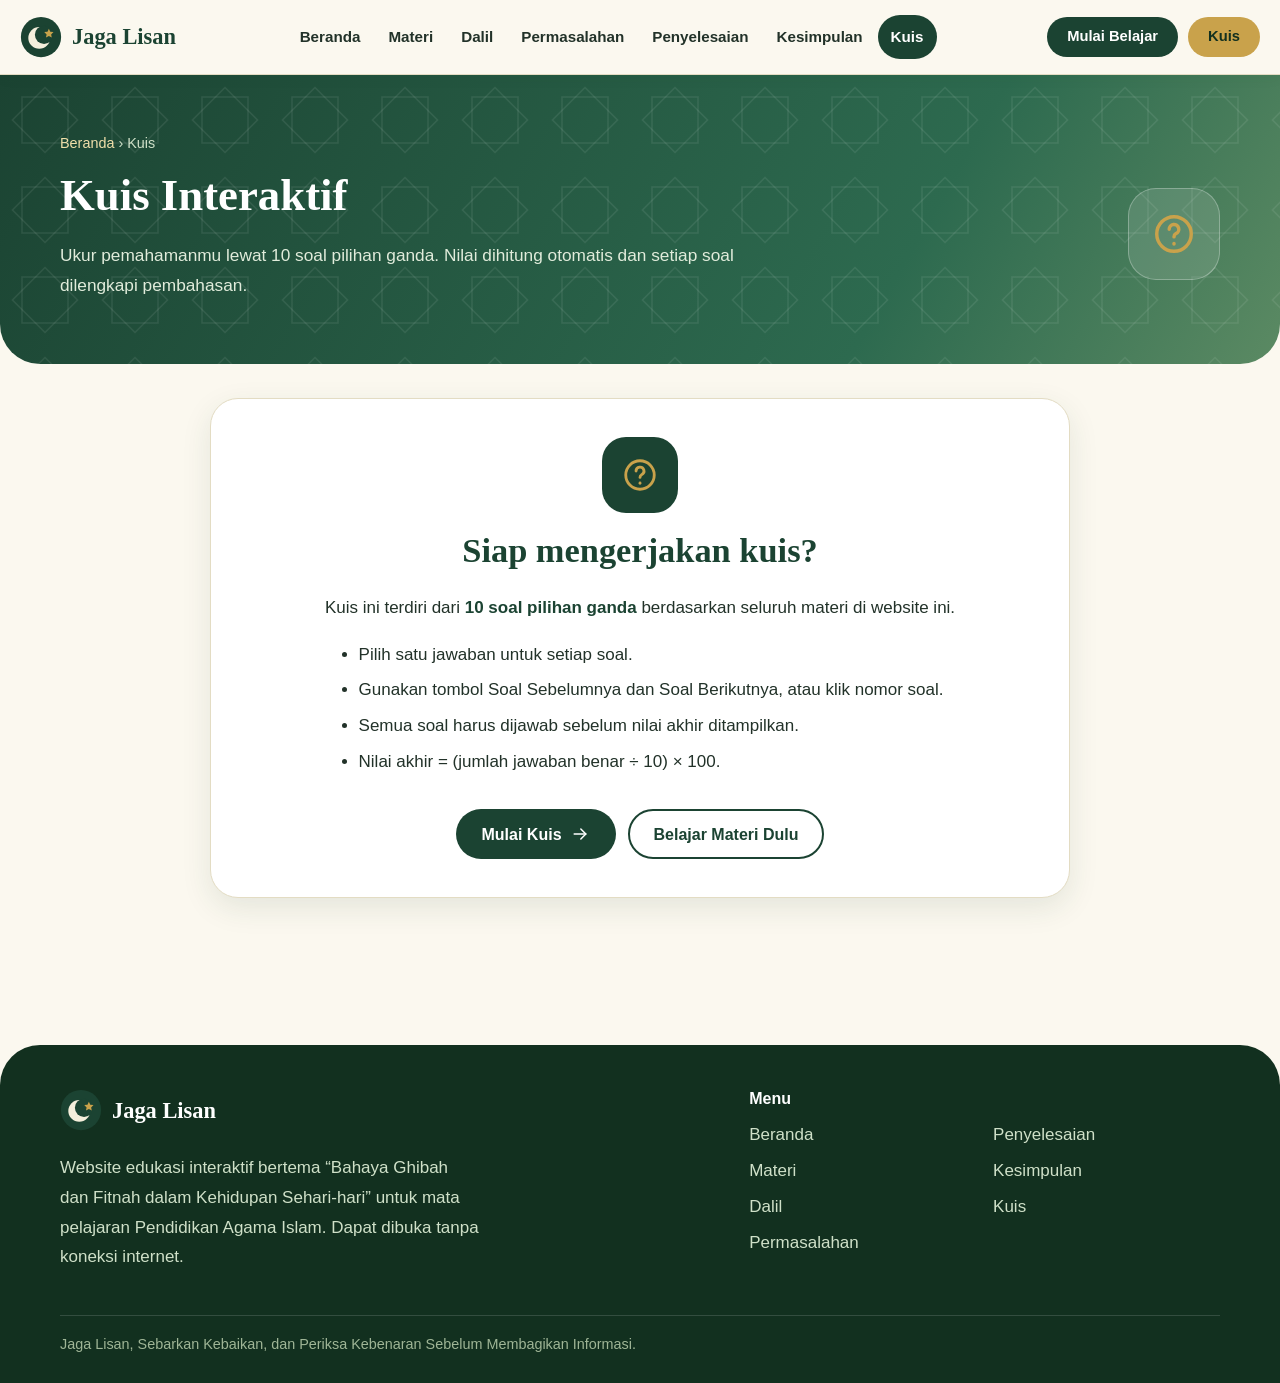
<file: kuis.html>
<!DOCTYPE html>
<html lang="id">
<head>
  <meta charset="utf-8">
  <meta name="viewport" content="width=device-width, initial-scale=1">
  <title>Kuis | Jaga Lisan</title>
  <meta name="description" content="Kuis interaktif 10 soal tentang ghibah, fitnah, dan tabayyun dengan nilai otomatis dan pembahasan.">
  <meta name="theme-color" content="#1b4332">
  <link rel="icon" type="image/svg+xml" href="assets/images/logo.svg">
  <link rel="manifest" href="manifest.webmanifest">
  <link rel="stylesheet" href="style.css">
</head>
<body>
<a class="skip" href="#konten">Lewati ke konten</a>
<header class="site-header">
  <div class="nav">
    <a class="brand" href="index.html" aria-label="Jaga Lisan, ke Beranda"><svg viewBox="0 0 48 48" aria-hidden="true" focusable="false"><circle cx="24" cy="24" r="23" fill="#1b4332"/><circle cx="22" cy="25" r="12.5" fill="#f5efdc"/><circle cx="27.5" cy="21.5" r="10.5" fill="#1b4332"/><path d="M33 14.5l1.6 3.4 3.7.5-2.7 2.6.7 3.7-3.3-1.8-3.3 1.8.7-3.7-2.7-2.6 3.7-.5z" fill="#c9a24b"/></svg><span>Jaga Lisan</span></a>
    <nav id="menu" class="menu" aria-label="Navigasi utama">
      <ul>
        <li><a href="index.html">Beranda</a></li>
        <li><a href="materi.html">Materi</a></li>
        <li><a href="dalil.html">Dalil</a></li>
        <li><a href="permasalahan.html">Permasalahan</a></li>
        <li><a href="penyelesaian.html">Penyelesaian</a></li>
        <li><a href="kesimpulan.html">Kesimpulan</a></li>
        <li><a class="active" aria-current="page" href="kuis.html">Kuis</a></li>
      </ul>
      <div class="menu-cta-mobile">
        <a class="btn btn-primary" href="materi.html">Mulai Belajar</a>
        <a class="btn btn-gold" href="kuis.html">Kuis</a>
      </div>
    </nav>
    <div class="nav-cta">
      <a class="btn btn-primary btn-sm" href="materi.html">Mulai Belajar</a>
      <a class="btn btn-gold btn-sm" href="kuis.html">Kuis</a>
    </div>
    <button class="nav-toggle" type="button" aria-label="Buka menu" aria-expanded="false" aria-controls="menu">
      <span></span><span></span><span></span>
    </button>
  </div>
</header>
<main id="konten">
<section class="page-hero">
  <div class="container">
    <div class="crumbs"><a href="index.html">Beranda</a> &rsaquo; Kuis</div>
    <div class="inner">
      <div>
        <h1>Kuis Interaktif</h1>
        <p>Ukur pemahamanmu lewat 10 soal pilihan ganda. Nilai dihitung otomatis dan setiap soal dilengkapi pembahasan.</p>
      </div>
      <div class="badge-ico"><svg class="ico" viewBox="0 0 24 24" fill="none" stroke="currentColor" stroke-width="1.8" stroke-linecap="round" stroke-linejoin="round" aria-hidden="true" focusable="false"><circle cx="12" cy="12" r="9"/><path d="M9.5 9.5a2.5 2.5 0 1 1 3.5 2.3c-.7.4-1 .9-1 1.7"/><path d="M12 17v.2"/></svg></div>
    </div>
  </div>
</section>
<section class="section" style="padding-top:34px">
  <div class="container-narrow">
    <div class="quiz-card" id="quiz">

      <div id="quiz-intro" class="quiz-intro">
        <div class="icon-wrap dark"><svg class="ico" viewBox="0 0 24 24" fill="none" stroke="currentColor" stroke-width="1.8" stroke-linecap="round" stroke-linejoin="round" aria-hidden="true" focusable="false"><circle cx="12" cy="12" r="9"/><path d="M9.5 9.5a2.5 2.5 0 1 1 3.5 2.3c-.7.4-1 .9-1 1.7"/><path d="M12 17v.2"/></svg></div>
        <h2>Siap mengerjakan kuis?</h2>
        <p>Kuis ini terdiri dari <strong>10 soal pilihan ganda</strong> berdasarkan seluruh materi di website ini.</p>
        <ul>
          <li>Pilih satu jawaban untuk setiap soal.</li>
          <li>Gunakan tombol Soal Sebelumnya dan Soal Berikutnya, atau klik nomor soal.</li>
          <li>Semua soal harus dijawab sebelum nilai akhir ditampilkan.</li>
          <li>Nilai akhir = (jumlah jawaban benar ÷ 10) × 100.</li>
        </ul>
        <div class="btn-row" style="justify-content:center;margin-top:10px">
          <button type="button" class="btn btn-primary" id="quiz-start">Mulai Kuis <svg class="ico" viewBox="0 0 24 24" fill="none" stroke="currentColor" stroke-width="1.8" stroke-linecap="round" stroke-linejoin="round" aria-hidden="true" focusable="false"><path d="M5 12h14"/><path d="m13 6 6 6-6 6"/></svg></button>
          <a class="btn btn-outline" href="materi.html">Belajar Materi Dulu</a>
        </div>
      </div>

      <div id="quiz-play" hidden>
        <div class="quiz-top">
          <span class="quiz-count" id="q-count">Soal 1 dari 10</span>
          <span class="quiz-answered" id="q-answered">0 dari 10 soal sudah dijawab</span>
        </div>
        <div class="progress" id="q-progress" role="progressbar" aria-label="Progres pengerjaan kuis" aria-valuemin="0" aria-valuemax="10" aria-valuenow="0">
          <div class="progress-bar" id="q-bar"></div>
        </div>
        <div class="dots" id="q-dots" aria-label="Navigasi nomor soal"></div>
        <div class="warn-box" id="q-warn" role="alert" hidden></div>
        <span class="q-topic" id="q-topic"></span>
        <h2 class="q-text" id="q-text"></h2>
        <div class="options" id="q-options" role="radiogroup" aria-labelledby="q-text"></div>
        <div class="quiz-nav">
          <button type="button" class="btn btn-outline" id="q-prev"><svg class="ico" viewBox="0 0 24 24" fill="none" stroke="currentColor" stroke-width="1.8" stroke-linecap="round" stroke-linejoin="round" aria-hidden="true" focusable="false"><path d="M19 12H5"/><path d="m11 6-6 6 6 6"/></svg> Soal Sebelumnya</button>
          <div class="btn-row">
            <button type="button" class="btn btn-gold" id="q-finish" hidden>Selesai dan Lihat Hasil</button>
            <button type="button" class="btn btn-primary" id="q-next">Soal Berikutnya</button>
          </div>
        </div>
      </div>

      <div id="quiz-result" hidden>
        <div class="result-top">
          <div class="score-ring" id="r-ring" style="--p:0">
            <div class="inner"><div><b id="r-score">0</b><span>dari 100</span></div></div>
          </div>
          <div class="result-text">
            <h2 id="r-title">Hasil Kuis</h2>
            <p id="r-msg"></p>
            <div class="result-stats">
              <div class="stat ok"><b id="r-correct">0</b>Jawaban benar</div>
              <div class="stat bad"><b id="r-wrong">0</b>Jawaban salah</div>
              <div class="stat all"><b id="r-total">10</b>Total soal</div>
            </div>
            <p class="muted" style="margin:14px 0 0;font-size:.95rem">Nilai akhir = (jumlah jawaban benar ÷ 10) × 100.</p>
          </div>
        </div>
        <h3>Pembahasan 10 soal</h3>
        <div class="review" id="r-review"></div>
        <div class="result-actions">
          <button type="button" class="btn btn-primary" id="quiz-retry"><svg class="ico" viewBox="0 0 24 24" fill="none" stroke="currentColor" stroke-width="1.8" stroke-linecap="round" stroke-linejoin="round" aria-hidden="true" focusable="false"><path d="M3 12a9 9 0 1 0 3-6.7"/><path d="M3 4v5h5"/></svg> Ulangi Kuis</button>
          <a class="btn btn-outline" href="materi.html">Kembali ke Materi</a>
        </div>
      </div>

    </div>
  </div>
</section>
</main>
<footer class="site-footer">
  <div class="container">
    <div class="footer-grid">
      <div>
        <a class="brand" href="index.html"><svg viewBox="0 0 48 48" aria-hidden="true" focusable="false"><circle cx="24" cy="24" r="23" fill="#1b4332"/><circle cx="22" cy="25" r="12.5" fill="#f5efdc"/><circle cx="27.5" cy="21.5" r="10.5" fill="#1b4332"/><path d="M33 14.5l1.6 3.4 3.7.5-2.7 2.6.7 3.7-3.3-1.8-3.3 1.8.7-3.7-2.7-2.6 3.7-.5z" fill="#c9a24b"/></svg><span>Jaga Lisan</span></a>
        <p style="margin-top:12px;max-width:420px">Website edukasi interaktif bertema “Bahaya Ghibah dan Fitnah dalam Kehidupan Sehari-hari” untuk mata pelajaran Pendidikan Agama Islam. Dapat dibuka tanpa koneksi internet.</p>
      </div>
      <div>
        <h4>Menu</h4>
        <ul>
<li><a href="index.html">Beranda</a></li>
<li><a href="materi.html">Materi</a></li>
<li><a href="dalil.html">Dalil</a></li>
<li><a href="permasalahan.html">Permasalahan</a></li>
<li><a href="penyelesaian.html">Penyelesaian</a></li>
<li><a href="kesimpulan.html">Kesimpulan</a></li>
<li><a href="kuis.html">Kuis</a></li>
        </ul>
      </div>
    </div>
    <div class="footer-bottom">Jaga Lisan, Sebarkan Kebaikan, dan Periksa Kebenaran Sebelum Membagikan Informasi.</div>
  </div>
</footer>
<script src="script.js"></script>
<script>if ("serviceWorker" in navigator) { window.addEventListener("load", () => navigator.serviceWorker.register("./sw.js").catch(() => {})); }</script>
</body>
</html>
</file>
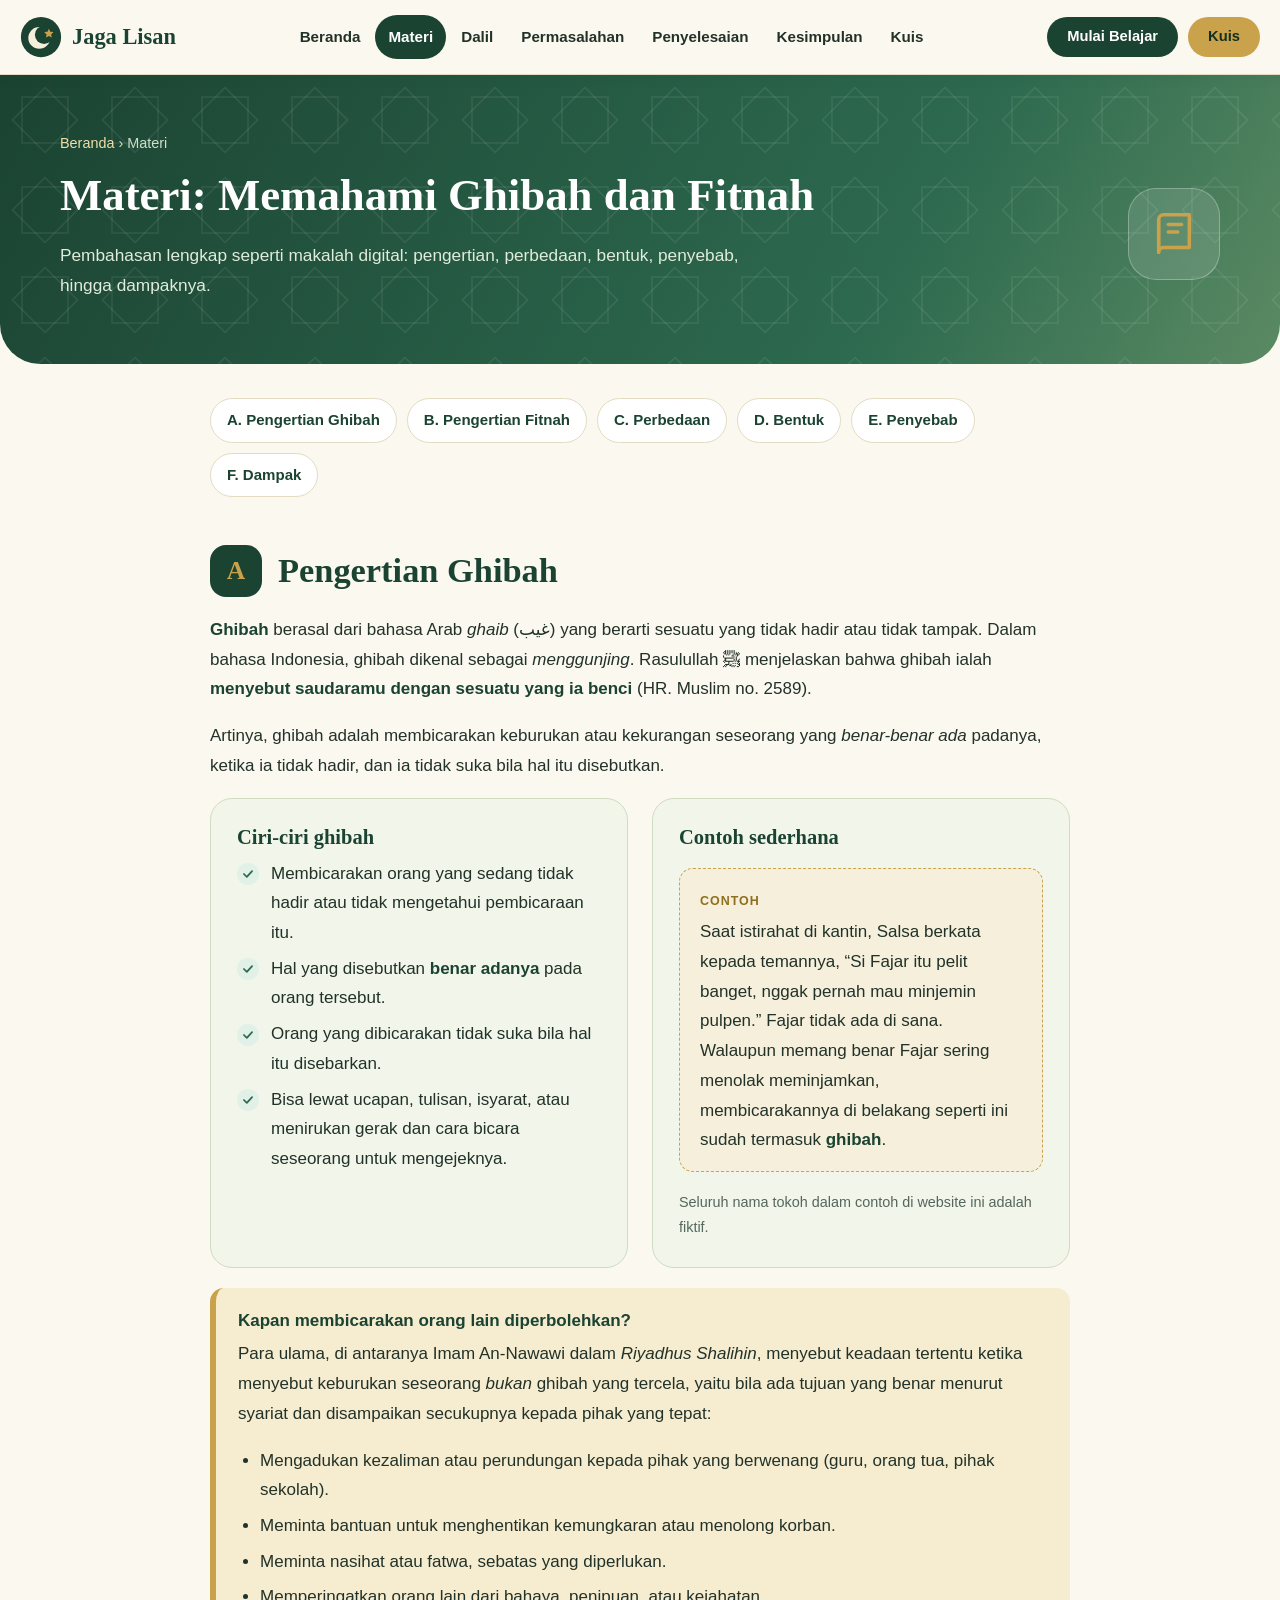
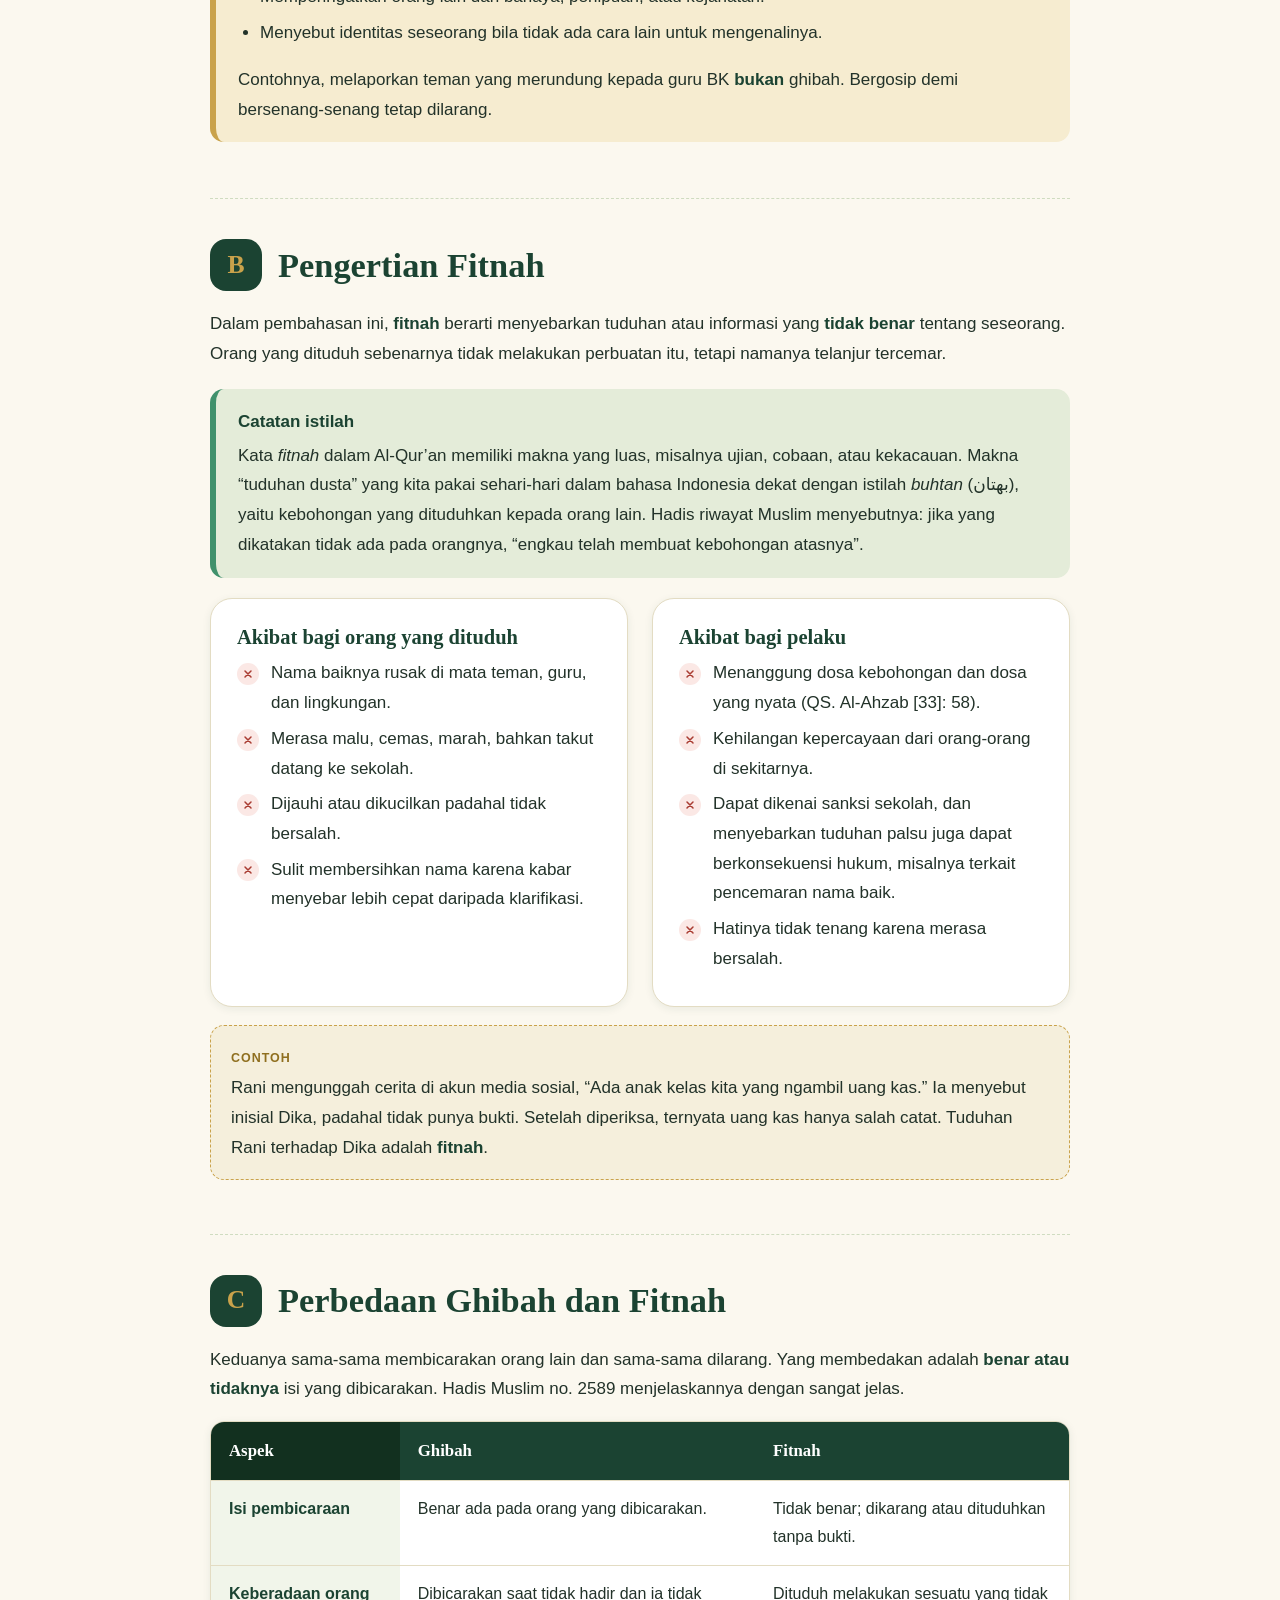
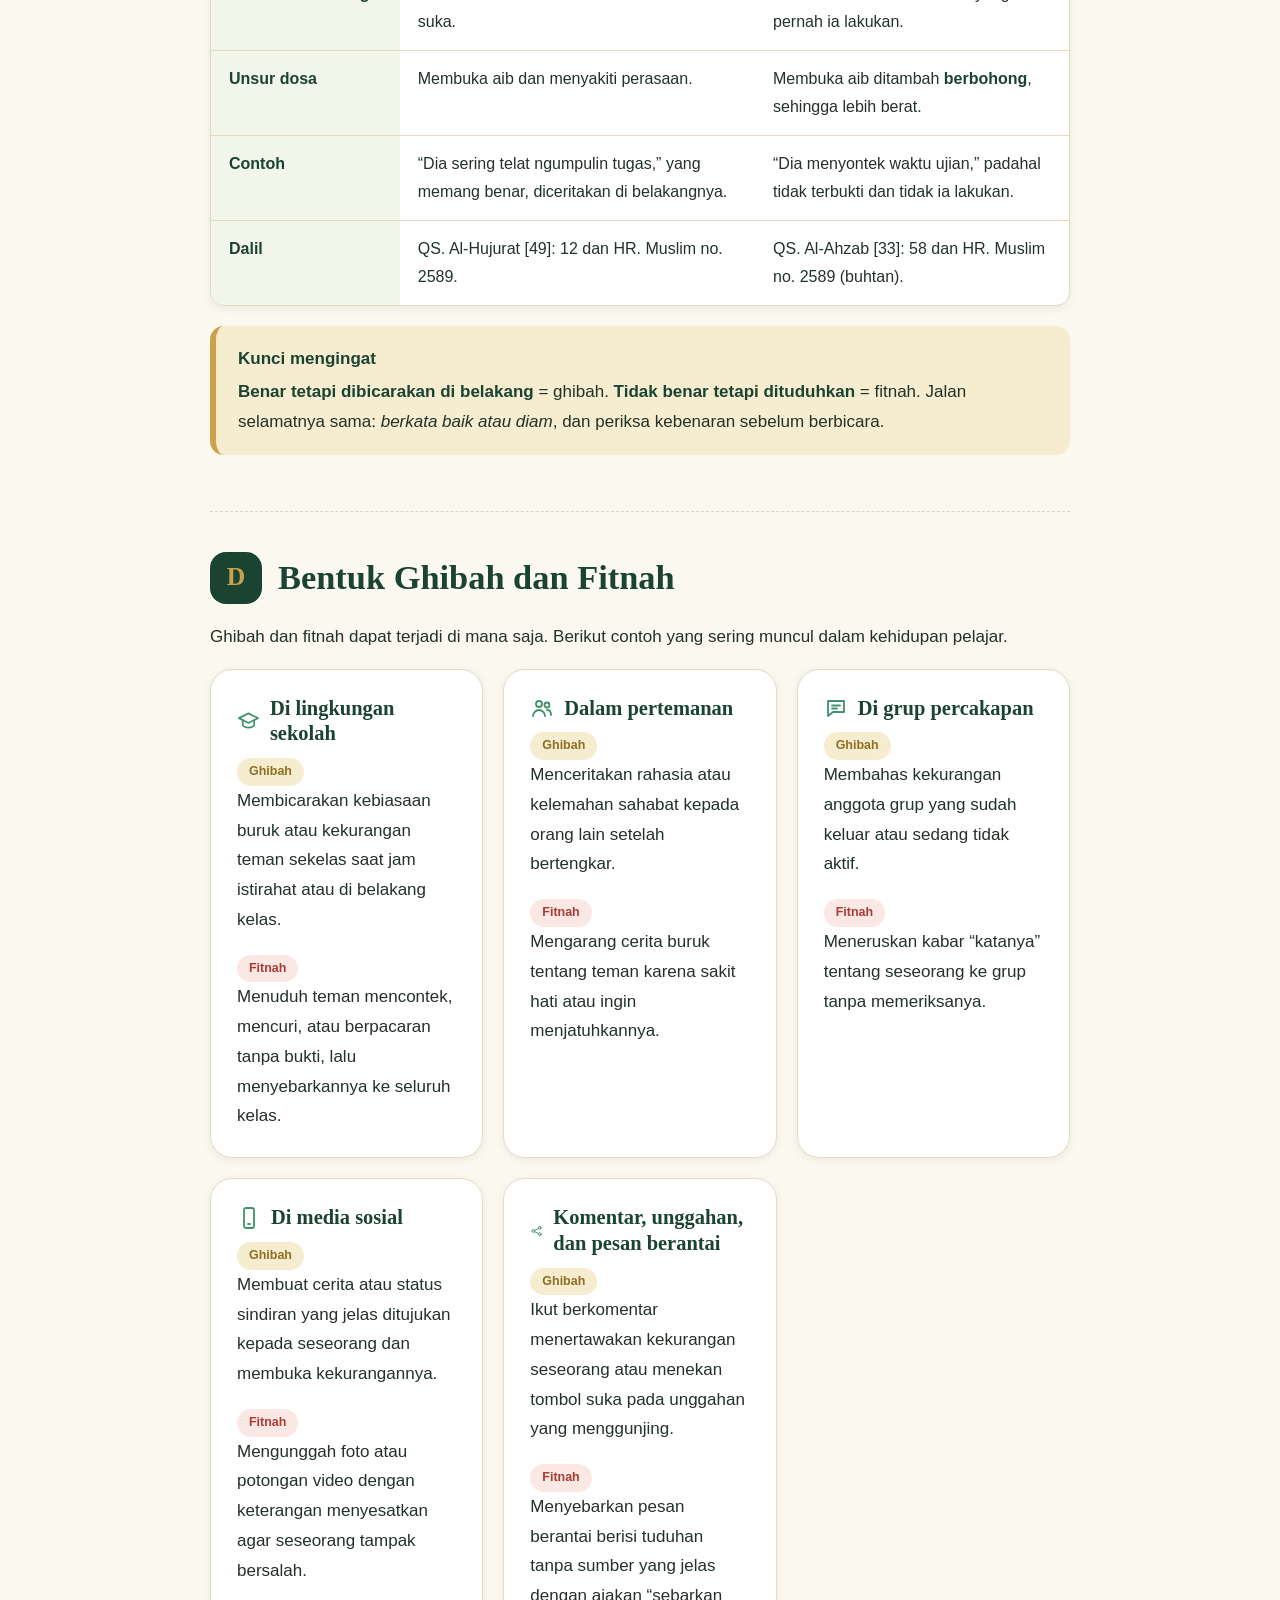
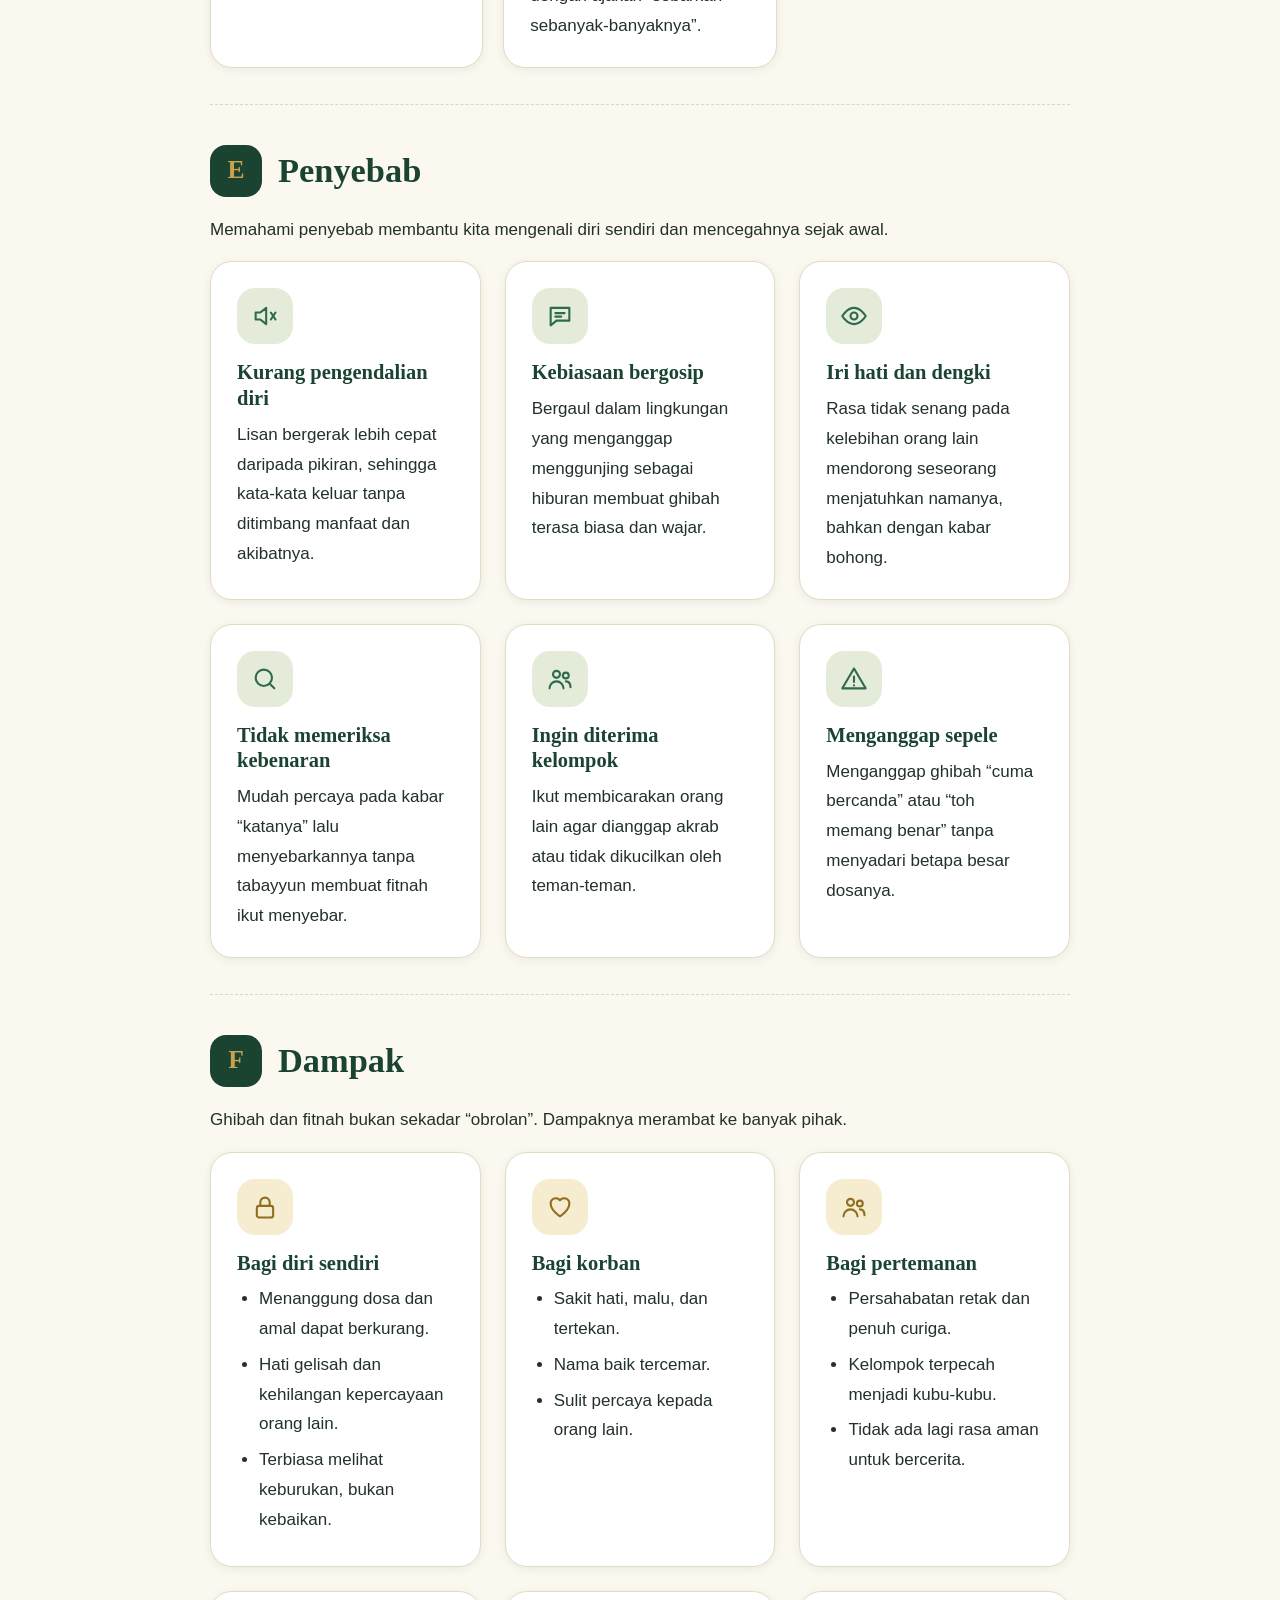
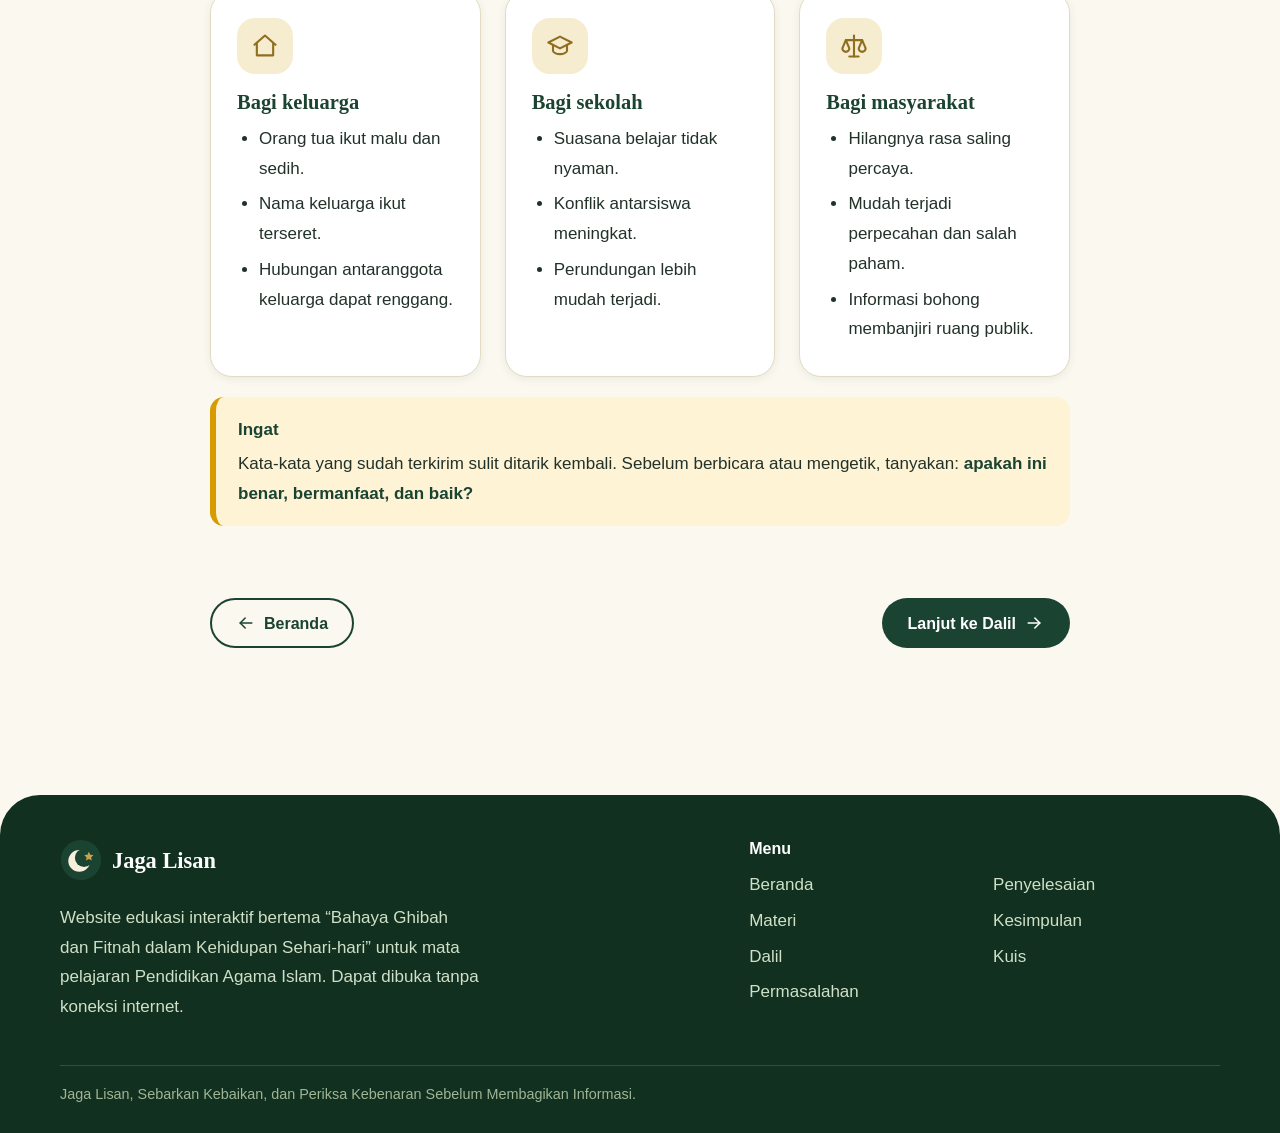
<file: materi.html>
<!DOCTYPE html>
<html lang="id">
<head>
  <meta charset="utf-8">
  <meta name="viewport" content="width=device-width, initial-scale=1">
  <title>Materi | Jaga Lisan</title>
  <meta name="description" content="Pengertian, perbedaan, bentuk, penyebab, dan dampak ghibah dan fitnah.">
  <meta name="theme-color" content="#1b4332">
  <link rel="icon" type="image/svg+xml" href="assets/images/logo.svg">
  <link rel="manifest" href="manifest.webmanifest">
  <link rel="stylesheet" href="style.css">
</head>
<body>
<a class="skip" href="#konten">Lewati ke konten</a>
<header class="site-header">
  <div class="nav">
    <a class="brand" href="index.html" aria-label="Jaga Lisan, ke Beranda"><svg viewBox="0 0 48 48" aria-hidden="true" focusable="false"><circle cx="24" cy="24" r="23" fill="#1b4332"/><circle cx="22" cy="25" r="12.5" fill="#f5efdc"/><circle cx="27.5" cy="21.5" r="10.5" fill="#1b4332"/><path d="M33 14.5l1.6 3.4 3.7.5-2.7 2.6.7 3.7-3.3-1.8-3.3 1.8.7-3.7-2.7-2.6 3.7-.5z" fill="#c9a24b"/></svg><span>Jaga Lisan</span></a>
    <nav id="menu" class="menu" aria-label="Navigasi utama">
      <ul>
        <li><a href="index.html">Beranda</a></li>
        <li><a class="active" aria-current="page" href="materi.html">Materi</a></li>
        <li><a href="dalil.html">Dalil</a></li>
        <li><a href="permasalahan.html">Permasalahan</a></li>
        <li><a href="penyelesaian.html">Penyelesaian</a></li>
        <li><a href="kesimpulan.html">Kesimpulan</a></li>
        <li><a href="kuis.html">Kuis</a></li>
      </ul>
      <div class="menu-cta-mobile">
        <a class="btn btn-primary" href="materi.html">Mulai Belajar</a>
        <a class="btn btn-gold" href="kuis.html">Kuis</a>
      </div>
    </nav>
    <div class="nav-cta">
      <a class="btn btn-primary btn-sm" href="materi.html">Mulai Belajar</a>
      <a class="btn btn-gold btn-sm" href="kuis.html">Kuis</a>
    </div>
    <button class="nav-toggle" type="button" aria-label="Buka menu" aria-expanded="false" aria-controls="menu">
      <span></span><span></span><span></span>
    </button>
  </div>
</header>
<main id="konten">
<section class="page-hero">
  <div class="container">
    <div class="crumbs"><a href="index.html">Beranda</a> &rsaquo; Materi</div>
    <div class="inner">
      <div>
        <h1>Materi: Memahami Ghibah dan Fitnah</h1>
        <p>Pembahasan lengkap seperti makalah digital: pengertian, perbedaan, bentuk, penyebab, hingga dampaknya.</p>
      </div>
      <div class="badge-ico"><svg class="ico" viewBox="0 0 24 24" fill="none" stroke="currentColor" stroke-width="1.8" stroke-linecap="round" stroke-linejoin="round" aria-hidden="true" focusable="false"><path d="M4 4.5A2.5 2.5 0 0 1 6.5 2H20v17H6.5A2.5 2.5 0 0 0 4 21.5z"/><path d="M4 21.5V4.5"/><path d="M9 7h7"/><path d="M9 11h5"/></svg></div>
    </div>
  </div>
</section>
<section class="section" style="padding-top:34px">
  <div class="container-narrow">
<nav class="toc" aria-label="Daftar isi materi">
  <a href="#a">A. Pengertian Ghibah</a>
  <a href="#b">B. Pengertian Fitnah</a>
  <a href="#c">C. Perbedaan</a>
  <a href="#d">D. Bentuk</a>
  <a href="#e">E. Penyebab</a>
  <a href="#f">F. Dampak</a>
</nav><section class="block" id="a">
  <div class="block-head"><span class="letter">A</span><h2>Pengertian Ghibah</h2></div>
  <p><strong>Ghibah</strong> berasal dari bahasa Arab <em>ghaib</em> (غيب) yang berarti sesuatu yang tidak hadir atau tidak tampak. Dalam bahasa Indonesia, ghibah dikenal sebagai <em>menggunjing</em>. Rasulullah ﷺ menjelaskan bahwa ghibah ialah <strong>menyebut saudaramu dengan sesuatu yang ia benci</strong> (HR. Muslim no. 2589).</p>
  <p>Artinya, ghibah adalah membicarakan keburukan atau kekurangan seseorang yang <em>benar-benar ada</em> padanya, ketika ia tidak hadir, dan ia tidak suka bila hal itu disebutkan.</p>

  <div class="grid grid-2">
    <div class="card card-flat">
      <h3>Ciri-ciri ghibah</h3>
      <ul class="list-check">
        <li>Membicarakan orang yang sedang tidak hadir atau tidak mengetahui pembicaraan itu.</li>
        <li>Hal yang disebutkan <strong>benar adanya</strong> pada orang tersebut.</li>
        <li>Orang yang dibicarakan tidak suka bila hal itu disebarkan.</li>
        <li>Bisa lewat ucapan, tulisan, isyarat, atau menirukan gerak dan cara bicara seseorang untuk mengejeknya.</li>
      </ul>
    </div>
    <div class="card card-flat">
      <h3>Contoh sederhana</h3>
      <div class="example">
        <span class="tag">Contoh</span>
        <p>Saat istirahat di kantin, Salsa berkata kepada temannya, “Si Fajar itu pelit banget, nggak pernah mau minjemin pulpen.” Fajar tidak ada di sana. Walaupun memang benar Fajar sering menolak meminjamkan, membicarakannya di belakang seperti ini sudah termasuk <strong>ghibah</strong>.</p>
      </div>
      <p class="muted" style="font-size:.9rem">Seluruh nama tokoh dalam contoh di website ini adalah fiktif.</p>
    </div>
  </div>

  <div class="callout callout-gold">
    <strong class="t">Kapan membicarakan orang lain diperbolehkan?</strong>
    <p>Para ulama, di antaranya Imam An-Nawawi dalam <em>Riyadhus Shalihin</em>, menyebut keadaan tertentu ketika menyebut keburukan seseorang <em>bukan</em> ghibah yang tercela, yaitu bila ada tujuan yang benar menurut syariat dan disampaikan secukupnya kepada pihak yang tepat:</p>
    <ul>
      <li>Mengadukan kezaliman atau perundungan kepada pihak yang berwenang (guru, orang tua, pihak sekolah).</li>
      <li>Meminta bantuan untuk menghentikan kemungkaran atau menolong korban.</li>
      <li>Meminta nasihat atau fatwa, sebatas yang diperlukan.</li>
      <li>Memperingatkan orang lain dari bahaya, penipuan, atau kejahatan.</li>
      <li>Menyebut identitas seseorang bila tidak ada cara lain untuk mengenalinya.</li>
    </ul>
    <p>Contohnya, melaporkan teman yang merundung kepada guru BK <strong>bukan</strong> ghibah. Bergosip demi bersenang-senang tetap dilarang.</p>
  </div>
</section><section class="block" id="b">
  <div class="block-head"><span class="letter">B</span><h2>Pengertian Fitnah</h2></div>
  <p>Dalam pembahasan ini, <strong>fitnah</strong> berarti menyebarkan tuduhan atau informasi yang <strong>tidak benar</strong> tentang seseorang. Orang yang dituduh sebenarnya tidak melakukan perbuatan itu, tetapi namanya telanjur tercemar.</p>
  <div class="callout">
    <strong class="t">Catatan istilah</strong>
    <p>Kata <em>fitnah</em> dalam Al-Qur’an memiliki makna yang luas, misalnya ujian, cobaan, atau kekacauan. Makna “tuduhan dusta” yang kita pakai sehari-hari dalam bahasa Indonesia dekat dengan istilah <em>buhtan</em> (بهتان), yaitu kebohongan yang dituduhkan kepada orang lain. Hadis riwayat Muslim menyebutnya: jika yang dikatakan tidak ada pada orangnya, “engkau telah membuat kebohongan atasnya”.</p>
  </div>
  <div class="grid grid-2">
    <div class="card">
      <h3>Akibat bagi orang yang dituduh</h3>
      <ul class="list-x">
        <li>Nama baiknya rusak di mata teman, guru, dan lingkungan.</li>
        <li>Merasa malu, cemas, marah, bahkan takut datang ke sekolah.</li>
        <li>Dijauhi atau dikucilkan padahal tidak bersalah.</li>
        <li>Sulit membersihkan nama karena kabar menyebar lebih cepat daripada klarifikasi.</li>
      </ul>
    </div>
    <div class="card">
      <h3>Akibat bagi pelaku</h3>
      <ul class="list-x">
        <li>Menanggung dosa kebohongan dan dosa yang nyata (QS. Al-Ahzab [33]: 58).</li>
        <li>Kehilangan kepercayaan dari orang-orang di sekitarnya.</li>
        <li>Dapat dikenai sanksi sekolah, dan menyebarkan tuduhan palsu juga dapat berkonsekuensi hukum, misalnya terkait pencemaran nama baik.</li>
        <li>Hatinya tidak tenang karena merasa bersalah.</li>
      </ul>
    </div>
  </div>
  <div class="example">
    <span class="tag">Contoh</span>
    <p>Rani mengunggah cerita di akun media sosial, “Ada anak kelas kita yang ngambil uang kas.” Ia menyebut inisial Dika, padahal tidak punya bukti. Setelah diperiksa, ternyata uang kas hanya salah catat. Tuduhan Rani terhadap Dika adalah <strong>fitnah</strong>.</p>
  </div>
</section><section class="block" id="c">
  <div class="block-head"><span class="letter">C</span><h2>Perbedaan Ghibah dan Fitnah</h2></div>
  <p>Keduanya sama-sama membicarakan orang lain dan sama-sama dilarang. Yang membedakan adalah <strong>benar atau tidaknya</strong> isi yang dibicarakan. Hadis Muslim no. 2589 menjelaskannya dengan sangat jelas.</p>
  <div class="table-wrap">
    <table class="compare">
      <thead>
        <tr><th scope="col">Aspek</th><th scope="col">Ghibah</th><th scope="col">Fitnah</th></tr>
      </thead>
      <tbody>
        <tr><th scope="row">Isi pembicaraan</th><td>Benar ada pada orang yang dibicarakan.</td><td>Tidak benar; dikarang atau dituduhkan tanpa bukti.</td></tr>
        <tr><th scope="row">Keberadaan orang</th><td>Dibicarakan saat tidak hadir dan ia tidak suka.</td><td>Dituduh melakukan sesuatu yang tidak pernah ia lakukan.</td></tr>
        <tr><th scope="row">Unsur dosa</th><td>Membuka aib dan menyakiti perasaan.</td><td>Membuka aib ditambah <strong>berbohong</strong>, sehingga lebih berat.</td></tr>
        <tr><th scope="row">Contoh</th><td>“Dia sering telat ngumpulin tugas,” yang memang benar, diceritakan di belakangnya.</td><td>“Dia menyontek waktu ujian,” padahal tidak terbukti dan tidak ia lakukan.</td></tr>
        <tr><th scope="row">Dalil</th><td>QS. Al-Hujurat [49]: 12 dan HR. Muslim no. 2589.</td><td>QS. Al-Ahzab [33]: 58 dan HR. Muslim no. 2589 (buhtan).</td></tr>
      </tbody>
    </table>
  </div>
  <div class="callout callout-gold">
    <strong class="t">Kunci mengingat</strong>
    <p><strong>Benar tetapi dibicarakan di belakang</strong> = ghibah. <strong>Tidak benar tetapi dituduhkan</strong> = fitnah. Jalan selamatnya sama: <em>berkata baik atau diam</em>, dan periksa kebenaran sebelum berbicara.</p>
  </div>
</section><section class="block" id="d">
  <div class="block-head"><span class="letter">D</span><h2>Bentuk Ghibah dan Fitnah</h2></div>
  <p>Ghibah dan fitnah dapat terjadi di mana saja. Berikut contoh yang sering muncul dalam kehidupan pelajar.</p>
  <div class="mini-grid"><article class="card form-card"><h3><svg class="ico" viewBox="0 0 24 24" fill="none" stroke="currentColor" stroke-width="1.8" stroke-linecap="round" stroke-linejoin="round" aria-hidden="true" focusable="false"><path d="m2 9 10-5 10 5-10 5z"/><path d="M6 11v5c0 1.5 3 3 6 3s6-1.5 6-3v-5"/></svg> Di lingkungan sekolah</h3><p><span class="tag-pill gold">Ghibah</span><br>Membicarakan kebiasaan buruk atau kekurangan teman sekelas saat jam istirahat atau di belakang kelas.</p><p><span class="tag-pill red">Fitnah</span><br>Menuduh teman mencontek, mencuri, atau berpacaran tanpa bukti, lalu menyebarkannya ke seluruh kelas.</p></article><article class="card form-card"><h3><svg class="ico" viewBox="0 0 24 24" fill="none" stroke="currentColor" stroke-width="1.8" stroke-linecap="round" stroke-linejoin="round" aria-hidden="true" focusable="false"><circle cx="9" cy="8" r="3"/><path d="M3 20c0-3.3 2.7-6 6-6s6 2.7 6 6"/><circle cx="17" cy="9" r="2.5"/><path d="M17 14c2.5 0 4 2 4 5"/></svg> Dalam pertemanan</h3><p><span class="tag-pill gold">Ghibah</span><br>Menceritakan rahasia atau kelemahan sahabat kepada orang lain setelah bertengkar.</p><p><span class="tag-pill red">Fitnah</span><br>Mengarang cerita buruk tentang teman karena sakit hati atau ingin menjatuhkannya.</p></article><article class="card form-card"><h3><svg class="ico" viewBox="0 0 24 24" fill="none" stroke="currentColor" stroke-width="1.8" stroke-linecap="round" stroke-linejoin="round" aria-hidden="true" focusable="false"><path d="M4 5h16v11H9l-5 4z"/><path d="M8 9.5h8"/><path d="M8 12.5h5"/></svg> Di grup percakapan</h3><p><span class="tag-pill gold">Ghibah</span><br>Membahas kekurangan anggota grup yang sudah keluar atau sedang tidak aktif.</p><p><span class="tag-pill red">Fitnah</span><br>Meneruskan kabar “katanya” tentang seseorang ke grup tanpa memeriksanya.</p></article><article class="card form-card"><h3><svg class="ico" viewBox="0 0 24 24" fill="none" stroke="currentColor" stroke-width="1.8" stroke-linecap="round" stroke-linejoin="round" aria-hidden="true" focusable="false"><rect x="7" y="2" width="10" height="20" rx="2"/><path d="M11 18h2"/></svg> Di media sosial</h3><p><span class="tag-pill gold">Ghibah</span><br>Membuat cerita atau status sindiran yang jelas ditujukan kepada seseorang dan membuka kekurangannya.</p><p><span class="tag-pill red">Fitnah</span><br>Mengunggah foto atau potongan video dengan keterangan menyesatkan agar seseorang tampak bersalah.</p></article><article class="card form-card"><h3><svg class="ico" viewBox="0 0 24 24" fill="none" stroke="currentColor" stroke-width="1.8" stroke-linecap="round" stroke-linejoin="round" aria-hidden="true" focusable="false"><circle cx="6" cy="12" r="2.5"/><circle cx="18" cy="6" r="2.5"/><circle cx="18" cy="18" r="2.5"/><path d="m8.2 10.8 7.6-3.6"/><path d="m8.2 13.2 7.6 3.6"/></svg> Komentar, unggahan, dan pesan berantai</h3><p><span class="tag-pill gold">Ghibah</span><br>Ikut berkomentar menertawakan kekurangan seseorang atau menekan tombol suka pada unggahan yang menggunjing.</p><p><span class="tag-pill red">Fitnah</span><br>Menyebarkan pesan berantai berisi tuduhan tanpa sumber yang jelas dengan ajakan “sebarkan sebanyak-banyaknya”.</p></article></div>
</section><section class="block" id="e">
  <div class="block-head"><span class="letter">E</span><h2>Penyebab</h2></div>
  <p>Memahami penyebab membantu kita mengenali diri sendiri dan mencegahnya sejak awal.</p>
  <div class="grid grid-3"><article class="card"><div class="icon-wrap"><svg class="ico" viewBox="0 0 24 24" fill="none" stroke="currentColor" stroke-width="1.8" stroke-linecap="round" stroke-linejoin="round" aria-hidden="true" focusable="false"><path d="M4 9v6h4l5 4V5L8 9z"/><path d="m17 9 4 6"/><path d="m21 9-4 6"/></svg></div><h3>Kurang pengendalian diri</h3><p>Lisan bergerak lebih cepat daripada pikiran, sehingga kata-kata keluar tanpa ditimbang manfaat dan akibatnya.</p></article><article class="card"><div class="icon-wrap"><svg class="ico" viewBox="0 0 24 24" fill="none" stroke="currentColor" stroke-width="1.8" stroke-linecap="round" stroke-linejoin="round" aria-hidden="true" focusable="false"><path d="M4 5h16v11H9l-5 4z"/><path d="M8 9.5h8"/><path d="M8 12.5h5"/></svg></div><h3>Kebiasaan bergosip</h3><p>Bergaul dalam lingkungan yang menganggap menggunjing sebagai hiburan membuat ghibah terasa biasa dan wajar.</p></article><article class="card"><div class="icon-wrap"><svg class="ico" viewBox="0 0 24 24" fill="none" stroke="currentColor" stroke-width="1.8" stroke-linecap="round" stroke-linejoin="round" aria-hidden="true" focusable="false"><path d="M2 12s4-7 10-7 10 7 10 7-4 7-10 7S2 12 2 12z"/><circle cx="12" cy="12" r="3"/></svg></div><h3>Iri hati dan dengki</h3><p>Rasa tidak senang pada kelebihan orang lain mendorong seseorang menjatuhkan namanya, bahkan dengan kabar bohong.</p></article><article class="card"><div class="icon-wrap"><svg class="ico" viewBox="0 0 24 24" fill="none" stroke="currentColor" stroke-width="1.8" stroke-linecap="round" stroke-linejoin="round" aria-hidden="true" focusable="false"><circle cx="11" cy="11" r="7"/><path d="m20 20-4-4"/></svg></div><h3>Tidak memeriksa kebenaran</h3><p>Mudah percaya pada kabar “katanya” lalu menyebarkannya tanpa tabayyun membuat fitnah ikut menyebar.</p></article><article class="card"><div class="icon-wrap"><svg class="ico" viewBox="0 0 24 24" fill="none" stroke="currentColor" stroke-width="1.8" stroke-linecap="round" stroke-linejoin="round" aria-hidden="true" focusable="false"><circle cx="9" cy="8" r="3"/><path d="M3 20c0-3.3 2.7-6 6-6s6 2.7 6 6"/><circle cx="17" cy="9" r="2.5"/><path d="M17 14c2.5 0 4 2 4 5"/></svg></div><h3>Ingin diterima kelompok</h3><p>Ikut membicarakan orang lain agar dianggap akrab atau tidak dikucilkan oleh teman-teman.</p></article><article class="card"><div class="icon-wrap"><svg class="ico" viewBox="0 0 24 24" fill="none" stroke="currentColor" stroke-width="1.8" stroke-linecap="round" stroke-linejoin="round" aria-hidden="true" focusable="false"><path d="M12 3 2 20h20z"/><path d="M12 10v4.5"/><path d="M12 17.4v.2"/></svg></div><h3>Menganggap sepele</h3><p>Menganggap ghibah “cuma bercanda” atau “toh memang benar” tanpa menyadari betapa besar dosanya.</p></article></div>
</section><section class="block" id="f">
  <div class="block-head"><span class="letter">F</span><h2>Dampak</h2></div>
  <p>Ghibah dan fitnah bukan sekadar “obrolan”. Dampaknya merambat ke banyak pihak.</p>
  <div class="grid grid-3"><article class="card"><div class="icon-wrap gold"><svg class="ico" viewBox="0 0 24 24" fill="none" stroke="currentColor" stroke-width="1.8" stroke-linecap="round" stroke-linejoin="round" aria-hidden="true" focusable="false"><rect x="5" y="11" width="14" height="10" rx="2"/><path d="M8 11V8a4 4 0 0 1 8 0v3"/></svg></div><h3>Bagi diri sendiri</h3><ul><li>Menanggung dosa dan amal dapat berkurang.</li><li>Hati gelisah dan kehilangan kepercayaan orang lain.</li><li>Terbiasa melihat keburukan, bukan kebaikan.</li></ul></article><article class="card"><div class="icon-wrap gold"><svg class="ico" viewBox="0 0 24 24" fill="none" stroke="currentColor" stroke-width="1.8" stroke-linecap="round" stroke-linejoin="round" aria-hidden="true" focusable="false"><path d="M12 20s-8-5-8-11a4.5 4.5 0 0 1 8-2.8A4.5 4.5 0 0 1 20 9c0 6-8 11-8 11z"/></svg></div><h3>Bagi korban</h3><ul><li>Sakit hati, malu, dan tertekan.</li><li>Nama baik tercemar.</li><li>Sulit percaya kepada orang lain.</li></ul></article><article class="card"><div class="icon-wrap gold"><svg class="ico" viewBox="0 0 24 24" fill="none" stroke="currentColor" stroke-width="1.8" stroke-linecap="round" stroke-linejoin="round" aria-hidden="true" focusable="false"><circle cx="9" cy="8" r="3"/><path d="M3 20c0-3.3 2.7-6 6-6s6 2.7 6 6"/><circle cx="17" cy="9" r="2.5"/><path d="M17 14c2.5 0 4 2 4 5"/></svg></div><h3>Bagi pertemanan</h3><ul><li>Persahabatan retak dan penuh curiga.</li><li>Kelompok terpecah menjadi kubu-kubu.</li><li>Tidak ada lagi rasa aman untuk bercerita.</li></ul></article><article class="card"><div class="icon-wrap gold"><svg class="ico" viewBox="0 0 24 24" fill="none" stroke="currentColor" stroke-width="1.8" stroke-linecap="round" stroke-linejoin="round" aria-hidden="true" focusable="false"><path d="m3 11 9-8 9 8"/><path d="M5 10v10h14V10"/></svg></div><h3>Bagi keluarga</h3><ul><li>Orang tua ikut malu dan sedih.</li><li>Nama keluarga ikut terseret.</li><li>Hubungan antaranggota keluarga dapat renggang.</li></ul></article><article class="card"><div class="icon-wrap gold"><svg class="ico" viewBox="0 0 24 24" fill="none" stroke="currentColor" stroke-width="1.8" stroke-linecap="round" stroke-linejoin="round" aria-hidden="true" focusable="false"><path d="m2 9 10-5 10 5-10 5z"/><path d="M6 11v5c0 1.5 3 3 6 3s6-1.5 6-3v-5"/></svg></div><h3>Bagi sekolah</h3><ul><li>Suasana belajar tidak nyaman.</li><li>Konflik antarsiswa meningkat.</li><li>Perundungan lebih mudah terjadi.</li></ul></article><article class="card"><div class="icon-wrap gold"><svg class="ico" viewBox="0 0 24 24" fill="none" stroke="currentColor" stroke-width="1.8" stroke-linecap="round" stroke-linejoin="round" aria-hidden="true" focusable="false"><path d="M12 3v18"/><path d="M5 7h14"/><path d="M5 7 2 14a3 3 0 0 0 6 0z"/><path d="M19 7l-3 7a3 3 0 0 0 6 0z"/><path d="M8 21h8"/></svg></div><h3>Bagi masyarakat</h3><ul><li>Hilangnya rasa saling percaya.</li><li>Mudah terjadi perpecahan dan salah paham.</li><li>Informasi bohong membanjiri ruang publik.</li></ul></article></div>
  <div class="callout callout-warn">
    <strong class="t">Ingat</strong>
    <p>Kata-kata yang sudah terkirim sulit ditarik kembali. Sebelum berbicara atau mengetik, tanyakan: <strong>apakah ini benar, bermanfaat, dan baik?</strong></p>
  </div>
</section><div class="pager">
  <a class="btn btn-outline" href="index.html"><svg class="ico" viewBox="0 0 24 24" fill="none" stroke="currentColor" stroke-width="1.8" stroke-linecap="round" stroke-linejoin="round" aria-hidden="true" focusable="false"><path d="M19 12H5"/><path d="m11 6-6 6 6 6"/></svg> Beranda</a>
  <a class="btn btn-primary" href="dalil.html">Lanjut ke Dalil <svg class="ico" viewBox="0 0 24 24" fill="none" stroke="currentColor" stroke-width="1.8" stroke-linecap="round" stroke-linejoin="round" aria-hidden="true" focusable="false"><path d="M5 12h14"/><path d="m13 6 6 6-6 6"/></svg></a>
</div>
  </div>
</section>
</main>
<footer class="site-footer">
  <div class="container">
    <div class="footer-grid">
      <div>
        <a class="brand" href="index.html"><svg viewBox="0 0 48 48" aria-hidden="true" focusable="false"><circle cx="24" cy="24" r="23" fill="#1b4332"/><circle cx="22" cy="25" r="12.5" fill="#f5efdc"/><circle cx="27.5" cy="21.5" r="10.5" fill="#1b4332"/><path d="M33 14.5l1.6 3.4 3.7.5-2.7 2.6.7 3.7-3.3-1.8-3.3 1.8.7-3.7-2.7-2.6 3.7-.5z" fill="#c9a24b"/></svg><span>Jaga Lisan</span></a>
        <p style="margin-top:12px;max-width:420px">Website edukasi interaktif bertema “Bahaya Ghibah dan Fitnah dalam Kehidupan Sehari-hari” untuk mata pelajaran Pendidikan Agama Islam. Dapat dibuka tanpa koneksi internet.</p>
      </div>
      <div>
        <h4>Menu</h4>
        <ul>
<li><a href="index.html">Beranda</a></li>
<li><a href="materi.html">Materi</a></li>
<li><a href="dalil.html">Dalil</a></li>
<li><a href="permasalahan.html">Permasalahan</a></li>
<li><a href="penyelesaian.html">Penyelesaian</a></li>
<li><a href="kesimpulan.html">Kesimpulan</a></li>
<li><a href="kuis.html">Kuis</a></li>
        </ul>
      </div>
    </div>
    <div class="footer-bottom">Jaga Lisan, Sebarkan Kebaikan, dan Periksa Kebenaran Sebelum Membagikan Informasi.</div>
  </div>
</footer>
<script src="script.js"></script>
<script>if ("serviceWorker" in navigator) { window.addEventListener("load", () => navigator.serviceWorker.register("./sw.js").catch(() => {})); }</script>
</body>
</html>
</file>
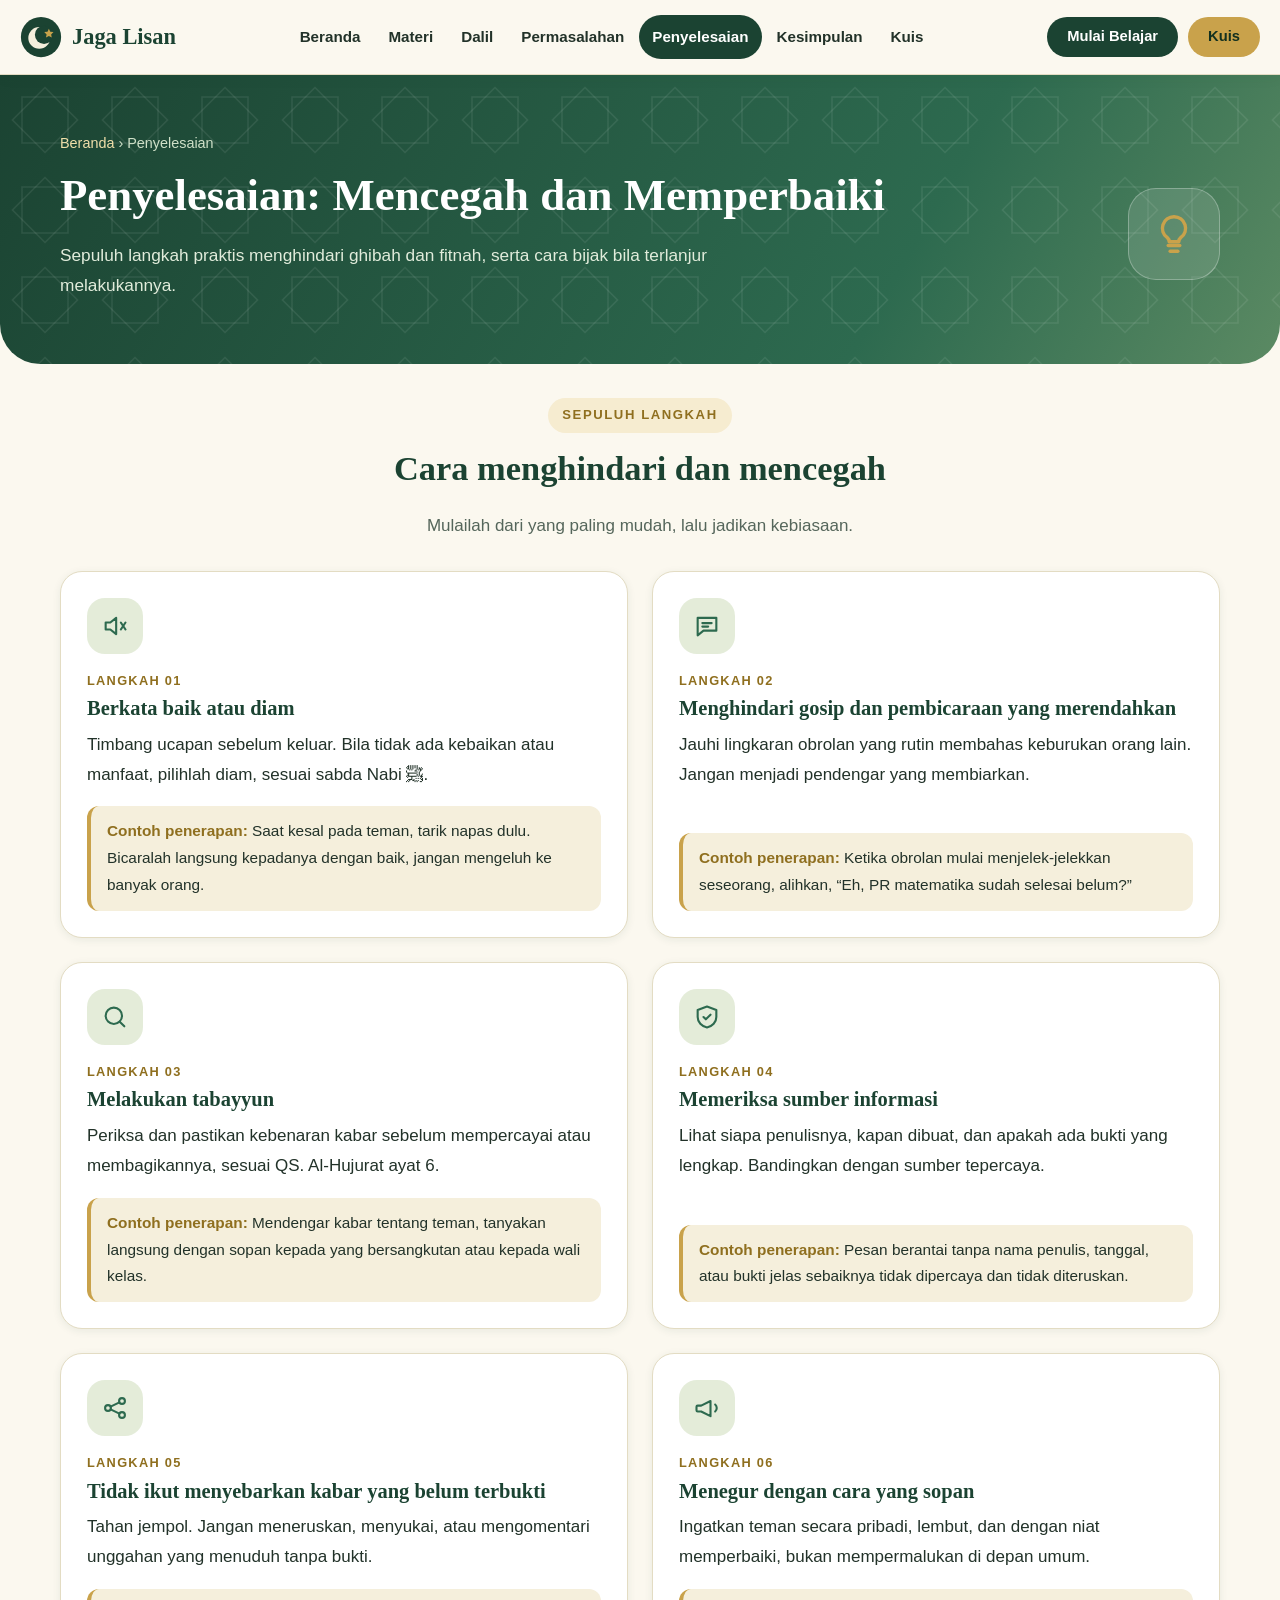
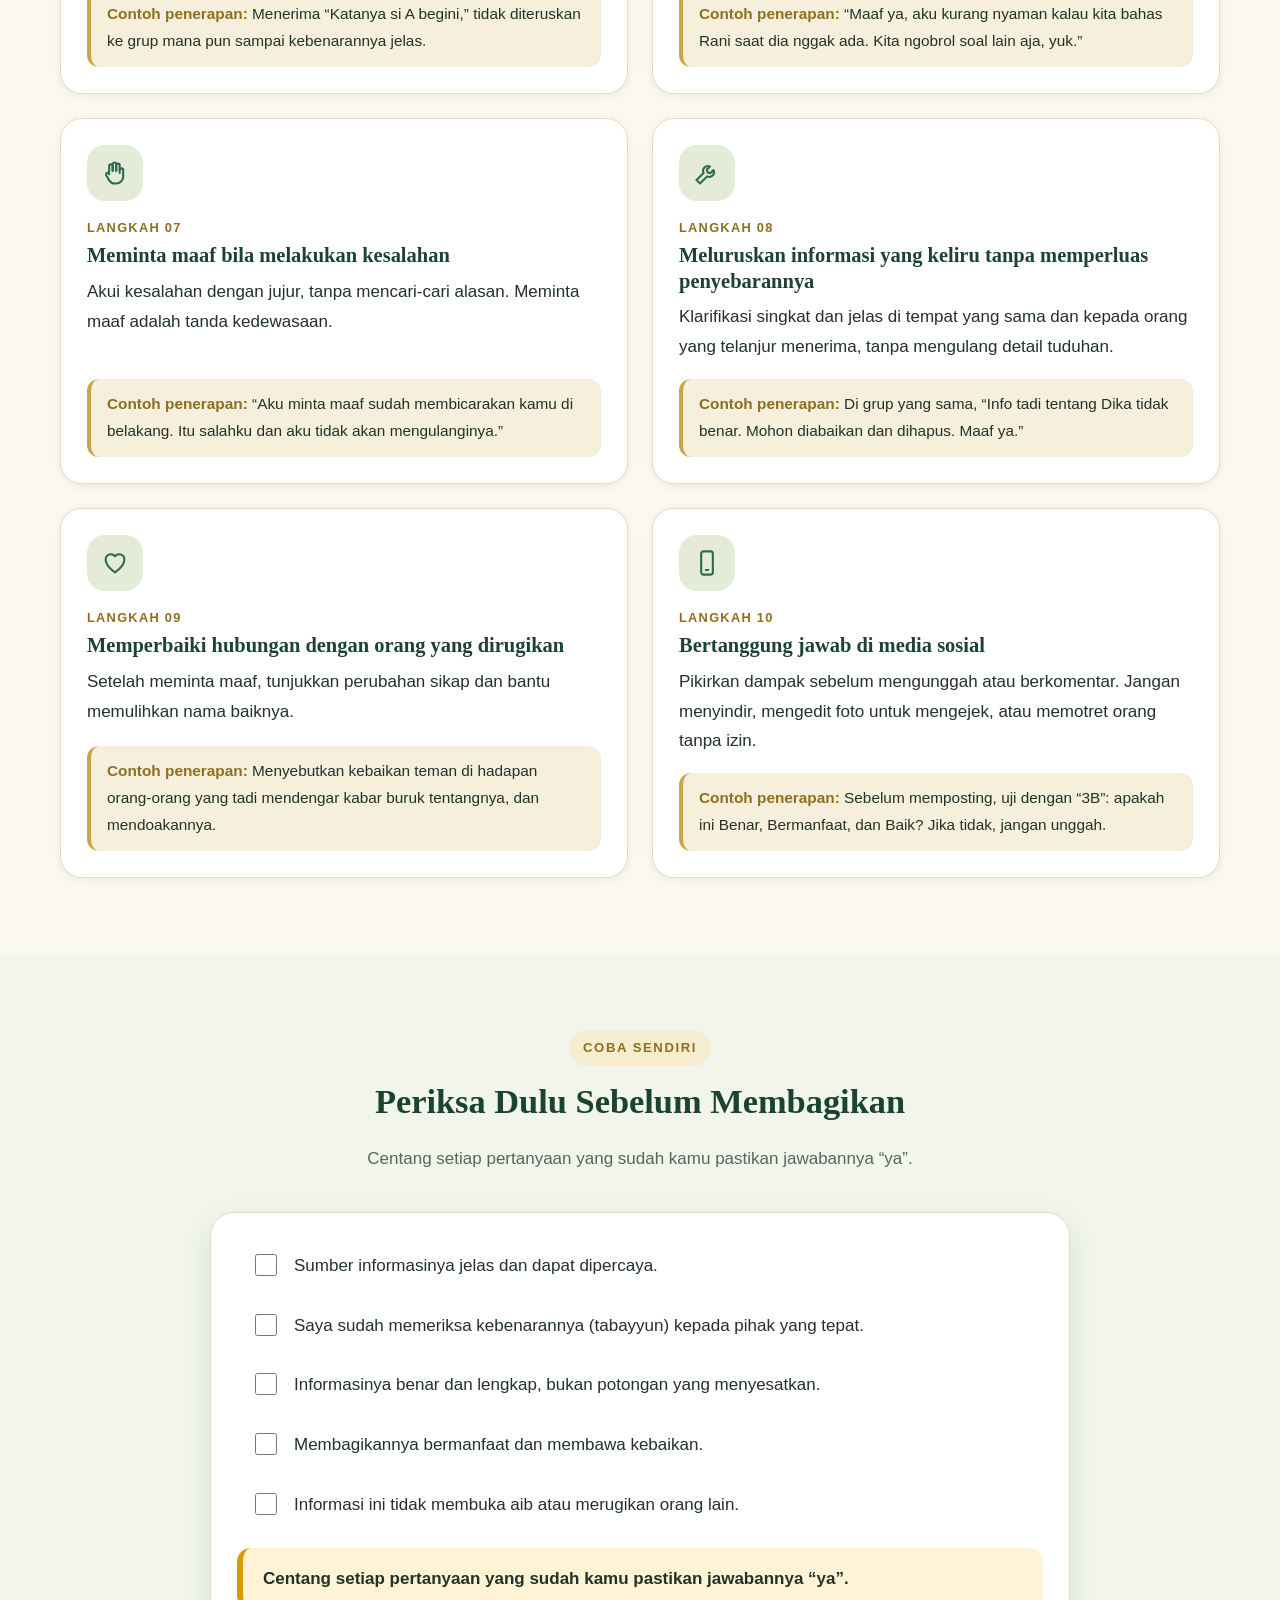
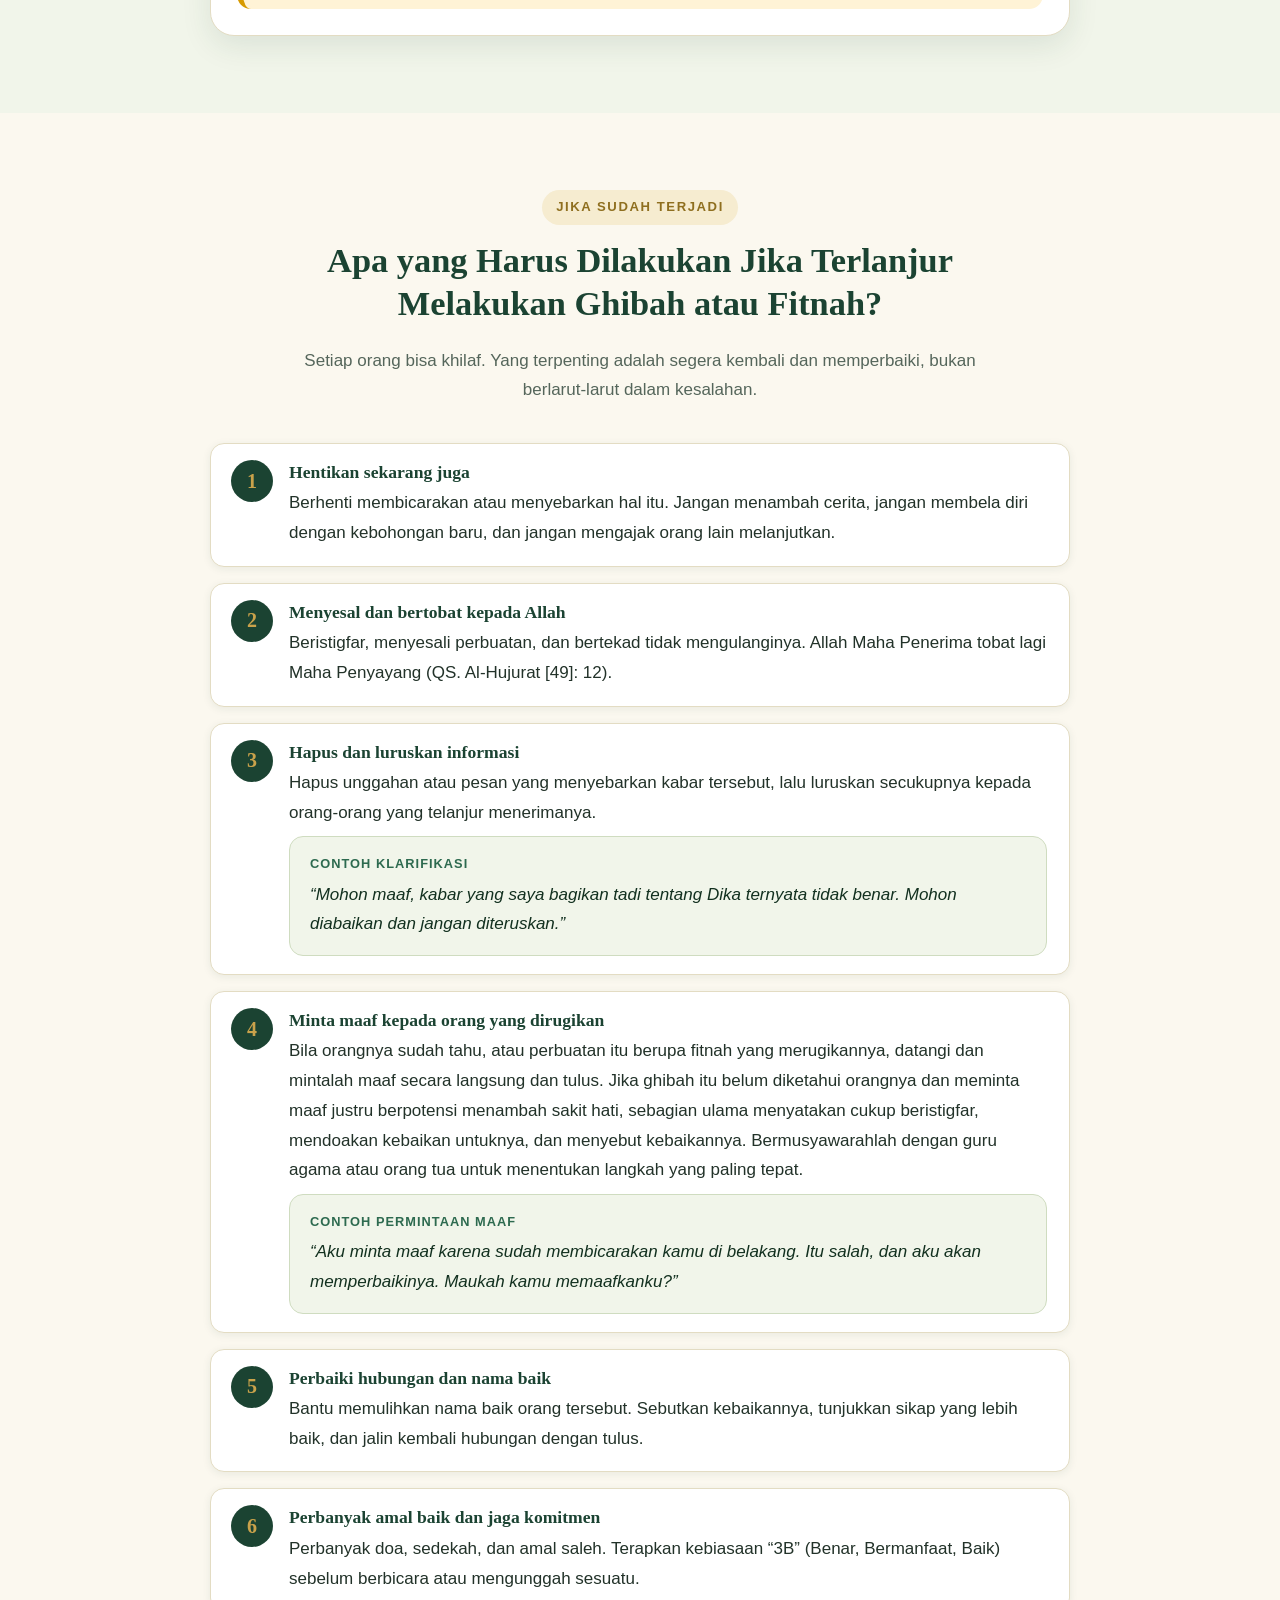
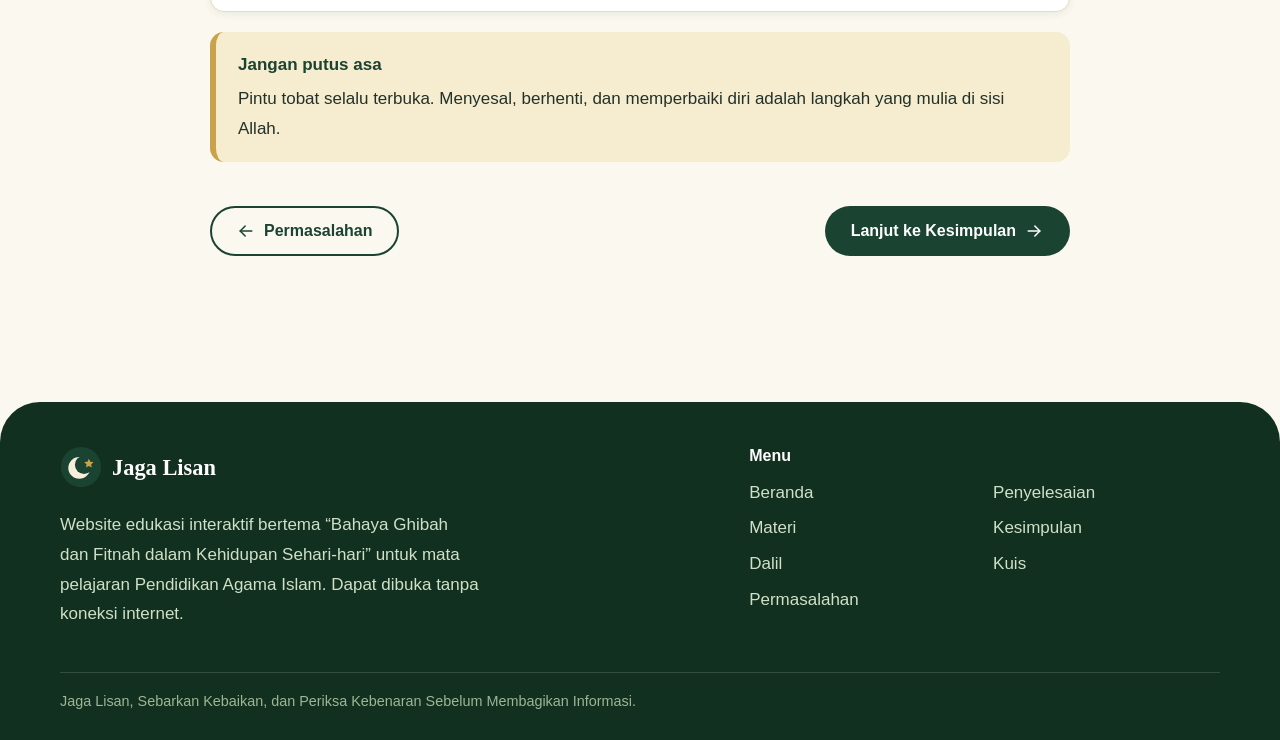
<file: penyelesaian.html>
<!DOCTYPE html>
<html lang="id">
<head>
  <meta charset="utf-8">
  <meta name="viewport" content="width=device-width, initial-scale=1">
  <title>Penyelesaian | Jaga Lisan</title>
  <meta name="description" content="Cara menghindari, mencegah, dan memperbaiki diri bila terlanjur melakukan ghibah atau fitnah.">
  <meta name="theme-color" content="#1b4332">
  <link rel="icon" type="image/svg+xml" href="assets/images/logo.svg">
  <link rel="manifest" href="manifest.webmanifest">
  <link rel="stylesheet" href="style.css">
</head>
<body>
<a class="skip" href="#konten">Lewati ke konten</a>
<header class="site-header">
  <div class="nav">
    <a class="brand" href="index.html" aria-label="Jaga Lisan, ke Beranda"><svg viewBox="0 0 48 48" aria-hidden="true" focusable="false"><circle cx="24" cy="24" r="23" fill="#1b4332"/><circle cx="22" cy="25" r="12.5" fill="#f5efdc"/><circle cx="27.5" cy="21.5" r="10.5" fill="#1b4332"/><path d="M33 14.5l1.6 3.4 3.7.5-2.7 2.6.7 3.7-3.3-1.8-3.3 1.8.7-3.7-2.7-2.6 3.7-.5z" fill="#c9a24b"/></svg><span>Jaga Lisan</span></a>
    <nav id="menu" class="menu" aria-label="Navigasi utama">
      <ul>
        <li><a href="index.html">Beranda</a></li>
        <li><a href="materi.html">Materi</a></li>
        <li><a href="dalil.html">Dalil</a></li>
        <li><a href="permasalahan.html">Permasalahan</a></li>
        <li><a class="active" aria-current="page" href="penyelesaian.html">Penyelesaian</a></li>
        <li><a href="kesimpulan.html">Kesimpulan</a></li>
        <li><a href="kuis.html">Kuis</a></li>
      </ul>
      <div class="menu-cta-mobile">
        <a class="btn btn-primary" href="materi.html">Mulai Belajar</a>
        <a class="btn btn-gold" href="kuis.html">Kuis</a>
      </div>
    </nav>
    <div class="nav-cta">
      <a class="btn btn-primary btn-sm" href="materi.html">Mulai Belajar</a>
      <a class="btn btn-gold btn-sm" href="kuis.html">Kuis</a>
    </div>
    <button class="nav-toggle" type="button" aria-label="Buka menu" aria-expanded="false" aria-controls="menu">
      <span></span><span></span><span></span>
    </button>
  </div>
</header>
<main id="konten">
<section class="page-hero">
  <div class="container">
    <div class="crumbs"><a href="index.html">Beranda</a> &rsaquo; Penyelesaian</div>
    <div class="inner">
      <div>
        <h1>Penyelesaian: Mencegah dan Memperbaiki</h1>
        <p>Sepuluh langkah praktis menghindari ghibah dan fitnah, serta cara bijak bila terlanjur melakukannya.</p>
      </div>
      <div class="badge-ico"><svg class="ico" viewBox="0 0 24 24" fill="none" stroke="currentColor" stroke-width="1.8" stroke-linecap="round" stroke-linejoin="round" aria-hidden="true" focusable="false"><path d="M9 18h6"/><path d="M10 21h4"/><path d="M12 3a6 6 0 0 0-3.5 10.9c.6.5 1 1.2 1 2.1h5c0-.9.4-1.6 1-2.1A6 6 0 0 0 12 3z"/></svg></div>
    </div>
  </div>
</section><section class="section" style="padding-top:34px">
  <div class="container">
    <div class="section-head" style="margin-bottom:30px">
      <span class="eyebrow">Sepuluh Langkah</span>
      <h2>Cara menghindari dan mencegah</h2>
      <p>Mulailah dari yang paling mudah, lalu jadikan kebiasaan.</p>
    </div>
    <div class="grid grid-2"><article class="card solution"><div class="icon-wrap"><svg class="ico" viewBox="0 0 24 24" fill="none" stroke="currentColor" stroke-width="1.8" stroke-linecap="round" stroke-linejoin="round" aria-hidden="true" focusable="false"><path d="M4 9v6h4l5 4V5L8 9z"/><path d="m17 9 4 6"/><path d="m21 9-4 6"/></svg></div><span class="num-tag">LANGKAH 01</span><h3>Berkata baik atau diam</h3><p>Timbang ucapan sebelum keluar. Bila tidak ada kebaikan atau manfaat, pilihlah diam, sesuai sabda Nabi ﷺ.</p><div class="contoh"><b>Contoh penerapan:</b> Saat kesal pada teman, tarik napas dulu. Bicaralah langsung kepadanya dengan baik, jangan mengeluh ke banyak orang.</div></article><article class="card solution"><div class="icon-wrap"><svg class="ico" viewBox="0 0 24 24" fill="none" stroke="currentColor" stroke-width="1.8" stroke-linecap="round" stroke-linejoin="round" aria-hidden="true" focusable="false"><path d="M4 5h16v11H9l-5 4z"/><path d="M8 9.5h8"/><path d="M8 12.5h5"/></svg></div><span class="num-tag">LANGKAH 02</span><h3>Menghindari gosip dan pembicaraan yang merendahkan</h3><p>Jauhi lingkaran obrolan yang rutin membahas keburukan orang lain. Jangan menjadi pendengar yang membiarkan.</p><div class="contoh"><b>Contoh penerapan:</b> Ketika obrolan mulai menjelek-jelekkan seseorang, alihkan, “Eh, PR matematika sudah selesai belum?”</div></article><article class="card solution"><div class="icon-wrap"><svg class="ico" viewBox="0 0 24 24" fill="none" stroke="currentColor" stroke-width="1.8" stroke-linecap="round" stroke-linejoin="round" aria-hidden="true" focusable="false"><circle cx="11" cy="11" r="7"/><path d="m20 20-4-4"/></svg></div><span class="num-tag">LANGKAH 03</span><h3>Melakukan tabayyun</h3><p>Periksa dan pastikan kebenaran kabar sebelum mempercayai atau membagikannya, sesuai QS. Al-Hujurat ayat 6.</p><div class="contoh"><b>Contoh penerapan:</b> Mendengar kabar tentang teman, tanyakan langsung dengan sopan kepada yang bersangkutan atau kepada wali kelas.</div></article><article class="card solution"><div class="icon-wrap"><svg class="ico" viewBox="0 0 24 24" fill="none" stroke="currentColor" stroke-width="1.8" stroke-linecap="round" stroke-linejoin="round" aria-hidden="true" focusable="false"><path d="M12 3 4 6v6c0 4.5 3.4 8 8 9 4.6-1 8-4.5 8-9V6z"/><path d="m9 12 2 2 4-4"/></svg></div><span class="num-tag">LANGKAH 04</span><h3>Memeriksa sumber informasi</h3><p>Lihat siapa penulisnya, kapan dibuat, dan apakah ada bukti yang lengkap. Bandingkan dengan sumber tepercaya.</p><div class="contoh"><b>Contoh penerapan:</b> Pesan berantai tanpa nama penulis, tanggal, atau bukti jelas sebaiknya tidak dipercaya dan tidak diteruskan.</div></article><article class="card solution"><div class="icon-wrap"><svg class="ico" viewBox="0 0 24 24" fill="none" stroke="currentColor" stroke-width="1.8" stroke-linecap="round" stroke-linejoin="round" aria-hidden="true" focusable="false"><circle cx="6" cy="12" r="2.5"/><circle cx="18" cy="6" r="2.5"/><circle cx="18" cy="18" r="2.5"/><path d="m8.2 10.8 7.6-3.6"/><path d="m8.2 13.2 7.6 3.6"/></svg></div><span class="num-tag">LANGKAH 05</span><h3>Tidak ikut menyebarkan kabar yang belum terbukti</h3><p>Tahan jempol. Jangan meneruskan, menyukai, atau mengomentari unggahan yang menuduh tanpa bukti.</p><div class="contoh"><b>Contoh penerapan:</b> Menerima “Katanya si A begini,” tidak diteruskan ke grup mana pun sampai kebenarannya jelas.</div></article><article class="card solution"><div class="icon-wrap"><svg class="ico" viewBox="0 0 24 24" fill="none" stroke="currentColor" stroke-width="1.8" stroke-linecap="round" stroke-linejoin="round" aria-hidden="true" focusable="false"><path d="M3 11v3a1 1 0 0 0 1 1h3l8 4V6L7 10H4a1 1 0 0 0-1 1z"/><path d="M19 9a4 4 0 0 1 0 6"/></svg></div><span class="num-tag">LANGKAH 06</span><h3>Menegur dengan cara yang sopan</h3><p>Ingatkan teman secara pribadi, lembut, dan dengan niat memperbaiki, bukan mempermalukan di depan umum.</p><div class="contoh"><b>Contoh penerapan:</b> “Maaf ya, aku kurang nyaman kalau kita bahas Rani saat dia nggak ada. Kita ngobrol soal lain aja, yuk.”</div></article><article class="card solution"><div class="icon-wrap"><svg class="ico" viewBox="0 0 24 24" fill="none" stroke="currentColor" stroke-width="1.8" stroke-linecap="round" stroke-linejoin="round" aria-hidden="true" focusable="false"><path d="M7 11V6a1.5 1.5 0 0 1 3 0v4"/><path d="M10 10V4.5a1.5 1.5 0 0 1 3 0V10"/><path d="M13 10V5.5a1.5 1.5 0 0 1 3 0V12"/><path d="M16 9.5a1.5 1.5 0 0 1 3 0V15a6 6 0 0 1-6 6h-1a6 6 0 0 1-5-2.7L4.5 14a1.6 1.6 0 0 1 2.6-1.8L7 13"/></svg></div><span class="num-tag">LANGKAH 07</span><h3>Meminta maaf bila melakukan kesalahan</h3><p>Akui kesalahan dengan jujur, tanpa mencari-cari alasan. Meminta maaf adalah tanda kedewasaan.</p><div class="contoh"><b>Contoh penerapan:</b> “Aku minta maaf sudah membicarakan kamu di belakang. Itu salahku dan aku tidak akan mengulanginya.”</div></article><article class="card solution"><div class="icon-wrap"><svg class="ico" viewBox="0 0 24 24" fill="none" stroke="currentColor" stroke-width="1.8" stroke-linecap="round" stroke-linejoin="round" aria-hidden="true" focusable="false"><path d="M14.5 6.5a4 4 0 0 0-5.4 5.4L3 18l3 3 6.1-6.1a4 4 0 0 0 5.4-5.4l-2.6 2.6-2.4-.6-.6-2.4z"/></svg></div><span class="num-tag">LANGKAH 08</span><h3>Meluruskan informasi yang keliru tanpa memperluas penyebarannya</h3><p>Klarifikasi singkat dan jelas di tempat yang sama dan kepada orang yang telanjur menerima, tanpa mengulang detail tuduhan.</p><div class="contoh"><b>Contoh penerapan:</b> Di grup yang sama, “Info tadi tentang Dika tidak benar. Mohon diabaikan dan dihapus. Maaf ya.”</div></article><article class="card solution"><div class="icon-wrap"><svg class="ico" viewBox="0 0 24 24" fill="none" stroke="currentColor" stroke-width="1.8" stroke-linecap="round" stroke-linejoin="round" aria-hidden="true" focusable="false"><path d="M12 20s-8-5-8-11a4.5 4.5 0 0 1 8-2.8A4.5 4.5 0 0 1 20 9c0 6-8 11-8 11z"/></svg></div><span class="num-tag">LANGKAH 09</span><h3>Memperbaiki hubungan dengan orang yang dirugikan</h3><p>Setelah meminta maaf, tunjukkan perubahan sikap dan bantu memulihkan nama baiknya.</p><div class="contoh"><b>Contoh penerapan:</b> Menyebutkan kebaikan teman di hadapan orang-orang yang tadi mendengar kabar buruk tentangnya, dan mendoakannya.</div></article><article class="card solution"><div class="icon-wrap"><svg class="ico" viewBox="0 0 24 24" fill="none" stroke="currentColor" stroke-width="1.8" stroke-linecap="round" stroke-linejoin="round" aria-hidden="true" focusable="false"><rect x="7" y="2" width="10" height="20" rx="2"/><path d="M11 18h2"/></svg></div><span class="num-tag">LANGKAH 10</span><h3>Bertanggung jawab di media sosial</h3><p>Pikirkan dampak sebelum mengunggah atau berkomentar. Jangan menyindir, mengedit foto untuk mengejek, atau memotret orang tanpa izin.</p><div class="contoh"><b>Contoh penerapan:</b> Sebelum memposting, uji dengan “3B”: apakah ini Benar, Bermanfaat, dan Baik? Jika tidak, jangan unggah.</div></article></div>
  </div>
</section><section class="section section-alt">
  <div class="container-narrow">
    <div class="section-head">
      <span class="eyebrow">Coba Sendiri</span>
      <h2>Periksa Dulu Sebelum Membagikan</h2>
      <p>Centang setiap pertanyaan yang sudah kamu pastikan jawabannya “ya”.</p>
    </div>
    <div class="checker" id="checker">
      <label><input type="checkbox"><span>Sumber informasinya jelas dan dapat dipercaya.</span></label>
      <label><input type="checkbox"><span>Saya sudah memeriksa kebenarannya (tabayyun) kepada pihak yang tepat.</span></label>
      <label><input type="checkbox"><span>Informasinya benar dan lengkap, bukan potongan yang menyesatkan.</span></label>
      <label><input type="checkbox"><span>Membagikannya bermanfaat dan membawa kebaikan.</span></label>
      <label><input type="checkbox"><span>Informasi ini tidak membuka aib atau merugikan orang lain.</span></label>
      <div class="checker-result" id="checker-result" role="status" aria-live="polite"></div>
    </div>
  </div>
</section><section class="section">
  <div class="container-narrow">
    <div class="section-head">
      <span class="eyebrow">Jika Sudah Terjadi</span>
      <h2>Apa yang Harus Dilakukan Jika Terlanjur Melakukan Ghibah atau Fitnah?</h2>
      <p>Setiap orang bisa khilaf. Yang terpenting adalah segera kembali dan memperbaiki, bukan berlarut-larut dalam kesalahan.</p>
    </div>
    <ol class="timeline"><li><h3>Hentikan sekarang juga</h3><p>Berhenti membicarakan atau menyebarkan hal itu. Jangan menambah cerita, jangan membela diri dengan kebohongan baru, dan jangan mengajak orang lain melanjutkan.</p></li><li><h3>Menyesal dan bertobat kepada Allah</h3><p>Beristigfar, menyesali perbuatan, dan bertekad tidak mengulanginya. Allah Maha Penerima tobat lagi Maha Penyayang (QS. Al-Hujurat [49]: 12).</p></li><li><h3>Hapus dan luruskan informasi</h3><p>Hapus unggahan atau pesan yang menyebarkan kabar tersebut, lalu luruskan secukupnya kepada orang-orang yang telanjur menerimanya.</p><div class="say"><span class="lbl">Contoh klarifikasi</span><q>Mohon maaf, kabar yang saya bagikan tadi tentang Dika ternyata tidak benar. Mohon diabaikan dan jangan diteruskan.</q></div></li><li><h3>Minta maaf kepada orang yang dirugikan</h3><p>Bila orangnya sudah tahu, atau perbuatan itu berupa fitnah yang merugikannya, datangi dan mintalah maaf secara langsung dan tulus. Jika ghibah itu belum diketahui orangnya dan meminta maaf justru berpotensi menambah sakit hati, sebagian ulama menyatakan cukup beristigfar, mendoakan kebaikan untuknya, dan menyebut kebaikannya. Bermusyawarahlah dengan guru agama atau orang tua untuk menentukan langkah yang paling tepat.</p><div class="say"><span class="lbl">Contoh permintaan maaf</span><q>Aku minta maaf karena sudah membicarakan kamu di belakang. Itu salah, dan aku akan memperbaikinya. Maukah kamu memaafkanku?</q></div></li><li><h3>Perbaiki hubungan dan nama baik</h3><p>Bantu memulihkan nama baik orang tersebut. Sebutkan kebaikannya, tunjukkan sikap yang lebih baik, dan jalin kembali hubungan dengan tulus.</p></li><li><h3>Perbanyak amal baik dan jaga komitmen</h3><p>Perbanyak doa, sedekah, dan amal saleh. Terapkan kebiasaan “3B” (Benar, Bermanfaat, Baik) sebelum berbicara atau mengunggah sesuatu.</p></li></ol>
    <div class="callout callout-gold">
      <strong class="t">Jangan putus asa</strong>
      <p>Pintu tobat selalu terbuka. Menyesal, berhenti, dan memperbaiki diri adalah langkah yang mulia di sisi Allah.</p>
    </div>
    <div class="pager">
      <a class="btn btn-outline" href="permasalahan.html"><svg class="ico" viewBox="0 0 24 24" fill="none" stroke="currentColor" stroke-width="1.8" stroke-linecap="round" stroke-linejoin="round" aria-hidden="true" focusable="false"><path d="M19 12H5"/><path d="m11 6-6 6 6 6"/></svg> Permasalahan</a>
      <a class="btn btn-primary" href="kesimpulan.html">Lanjut ke Kesimpulan <svg class="ico" viewBox="0 0 24 24" fill="none" stroke="currentColor" stroke-width="1.8" stroke-linecap="round" stroke-linejoin="round" aria-hidden="true" focusable="false"><path d="M5 12h14"/><path d="m13 6 6 6-6 6"/></svg></a>
    </div>
  </div>
</section>
</main>
<footer class="site-footer">
  <div class="container">
    <div class="footer-grid">
      <div>
        <a class="brand" href="index.html"><svg viewBox="0 0 48 48" aria-hidden="true" focusable="false"><circle cx="24" cy="24" r="23" fill="#1b4332"/><circle cx="22" cy="25" r="12.5" fill="#f5efdc"/><circle cx="27.5" cy="21.5" r="10.5" fill="#1b4332"/><path d="M33 14.5l1.6 3.4 3.7.5-2.7 2.6.7 3.7-3.3-1.8-3.3 1.8.7-3.7-2.7-2.6 3.7-.5z" fill="#c9a24b"/></svg><span>Jaga Lisan</span></a>
        <p style="margin-top:12px;max-width:420px">Website edukasi interaktif bertema “Bahaya Ghibah dan Fitnah dalam Kehidupan Sehari-hari” untuk mata pelajaran Pendidikan Agama Islam. Dapat dibuka tanpa koneksi internet.</p>
      </div>
      <div>
        <h4>Menu</h4>
        <ul>
<li><a href="index.html">Beranda</a></li>
<li><a href="materi.html">Materi</a></li>
<li><a href="dalil.html">Dalil</a></li>
<li><a href="permasalahan.html">Permasalahan</a></li>
<li><a href="penyelesaian.html">Penyelesaian</a></li>
<li><a href="kesimpulan.html">Kesimpulan</a></li>
<li><a href="kuis.html">Kuis</a></li>
        </ul>
      </div>
    </div>
    <div class="footer-bottom">Jaga Lisan, Sebarkan Kebaikan, dan Periksa Kebenaran Sebelum Membagikan Informasi.</div>
  </div>
</footer>
<script src="script.js"></script>
<script>if ("serviceWorker" in navigator) { window.addEventListener("load", () => navigator.serviceWorker.register("./sw.js").catch(() => {})); }</script>
</body>
</html>
</file>
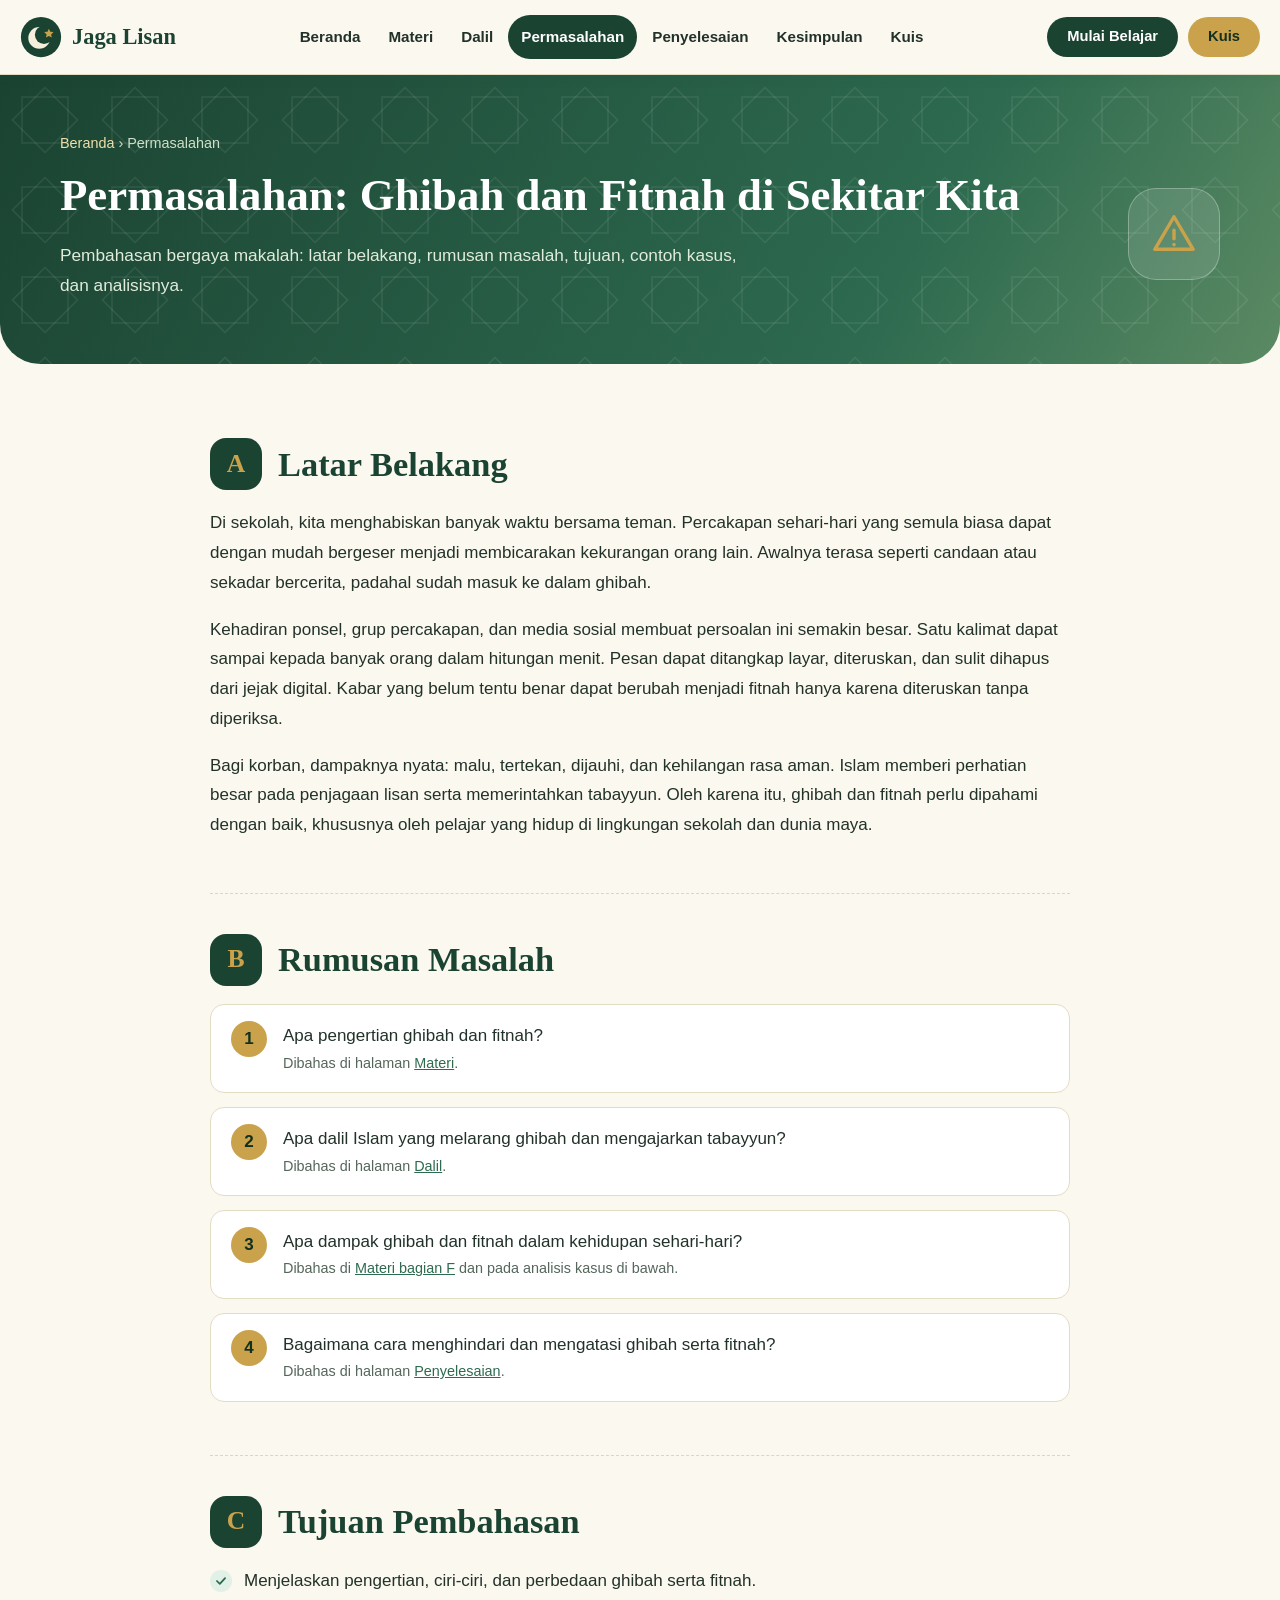
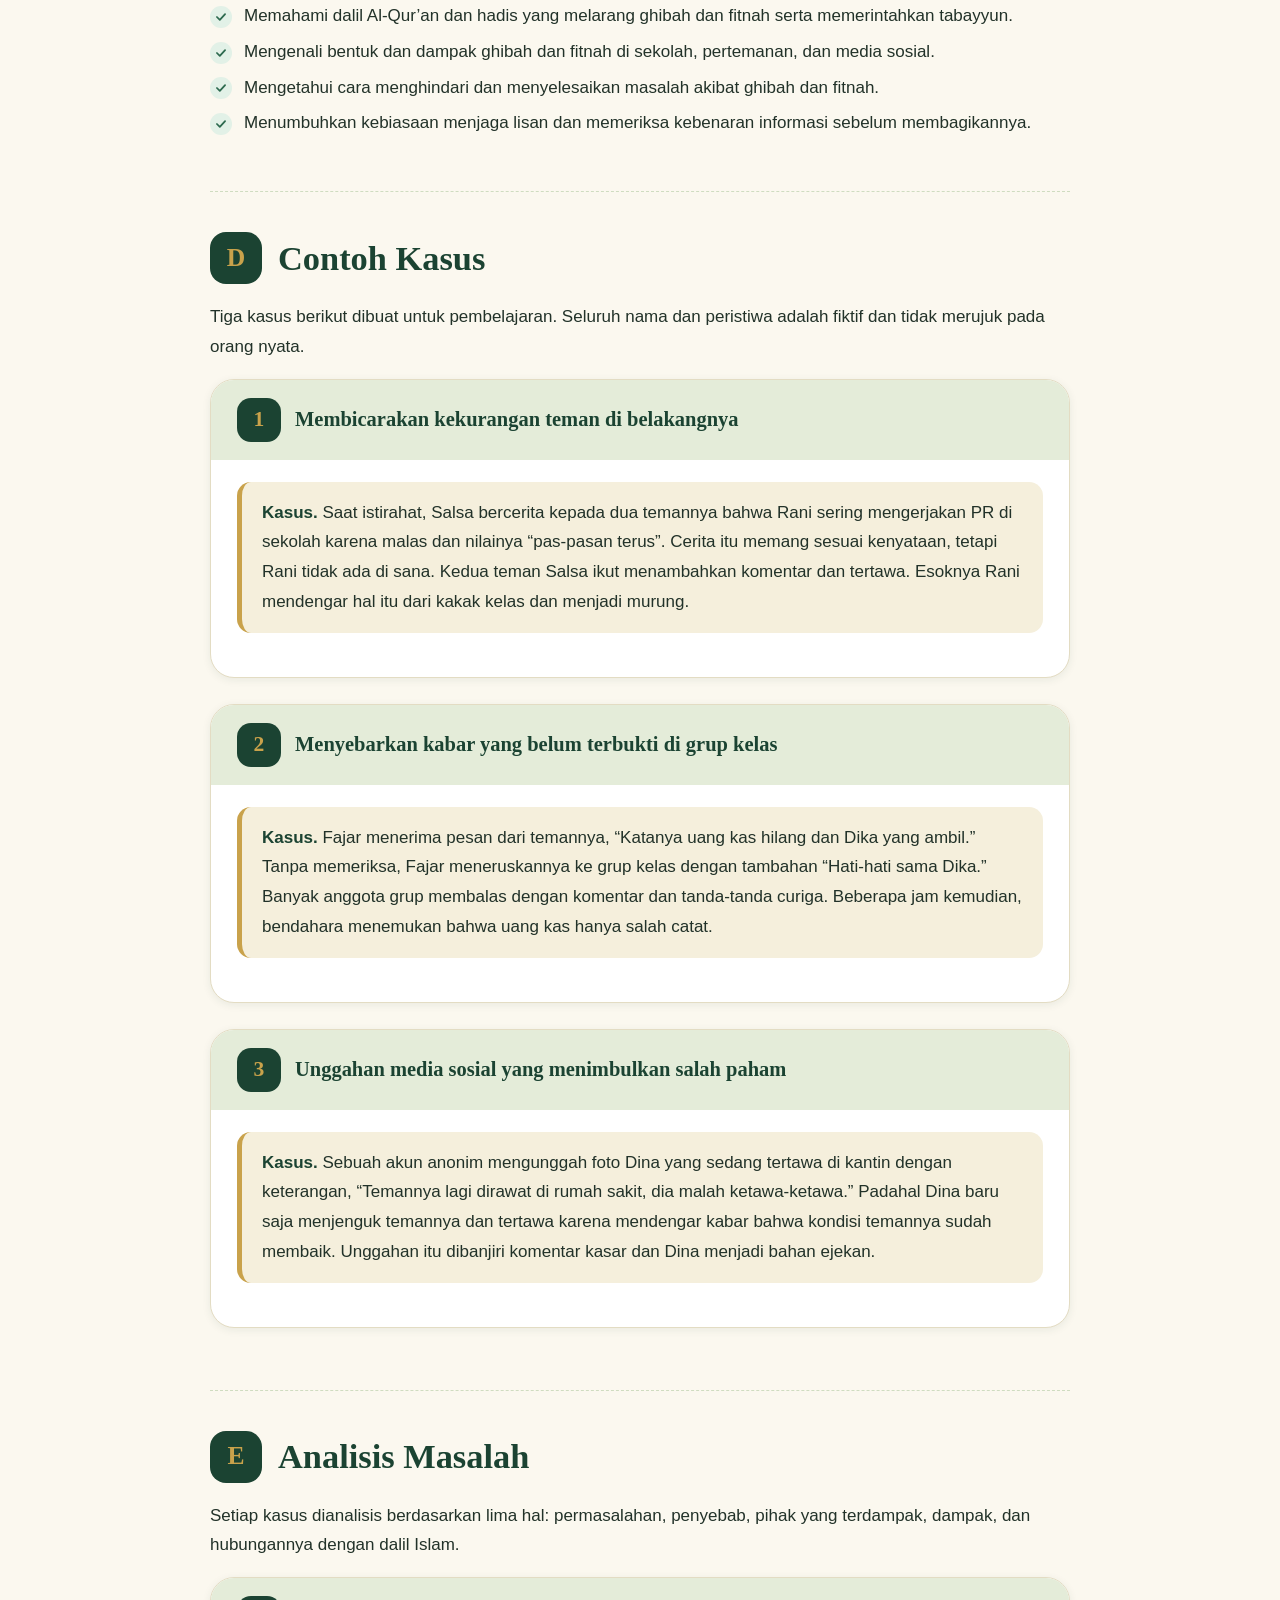
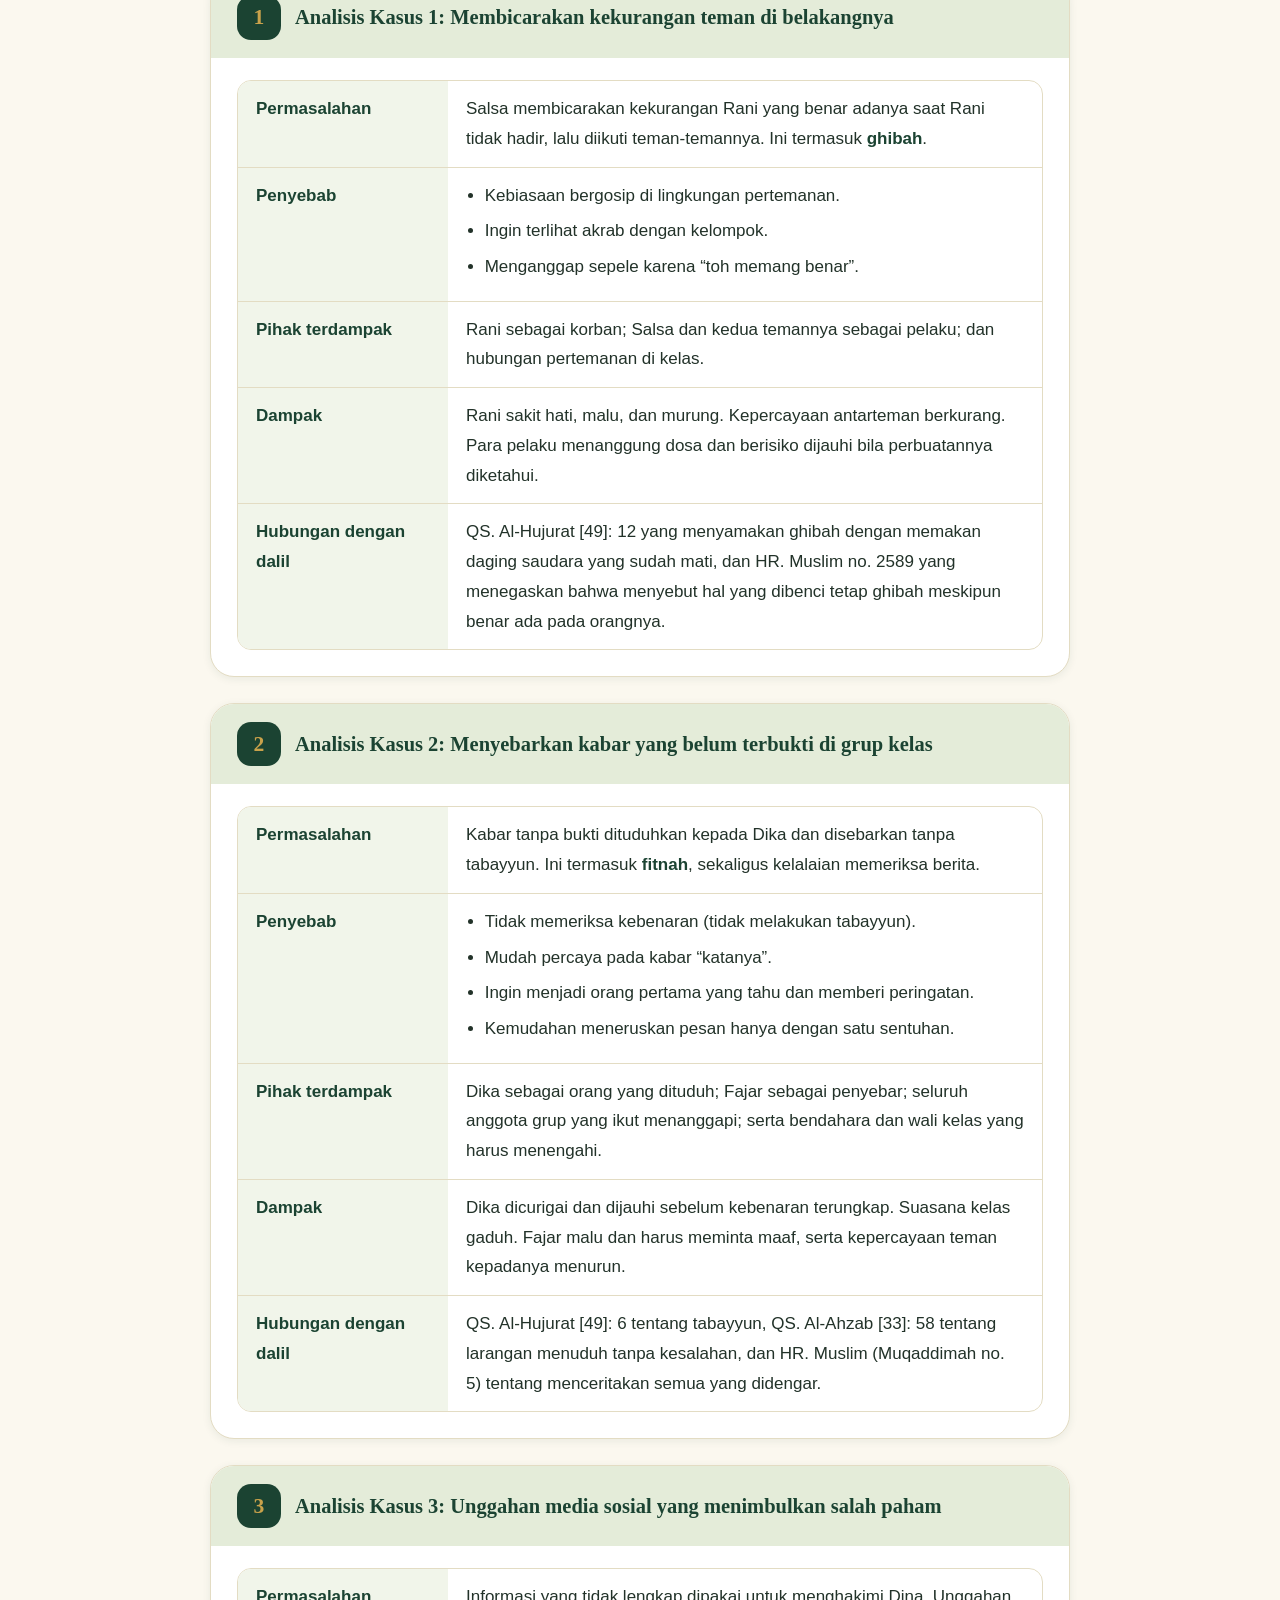
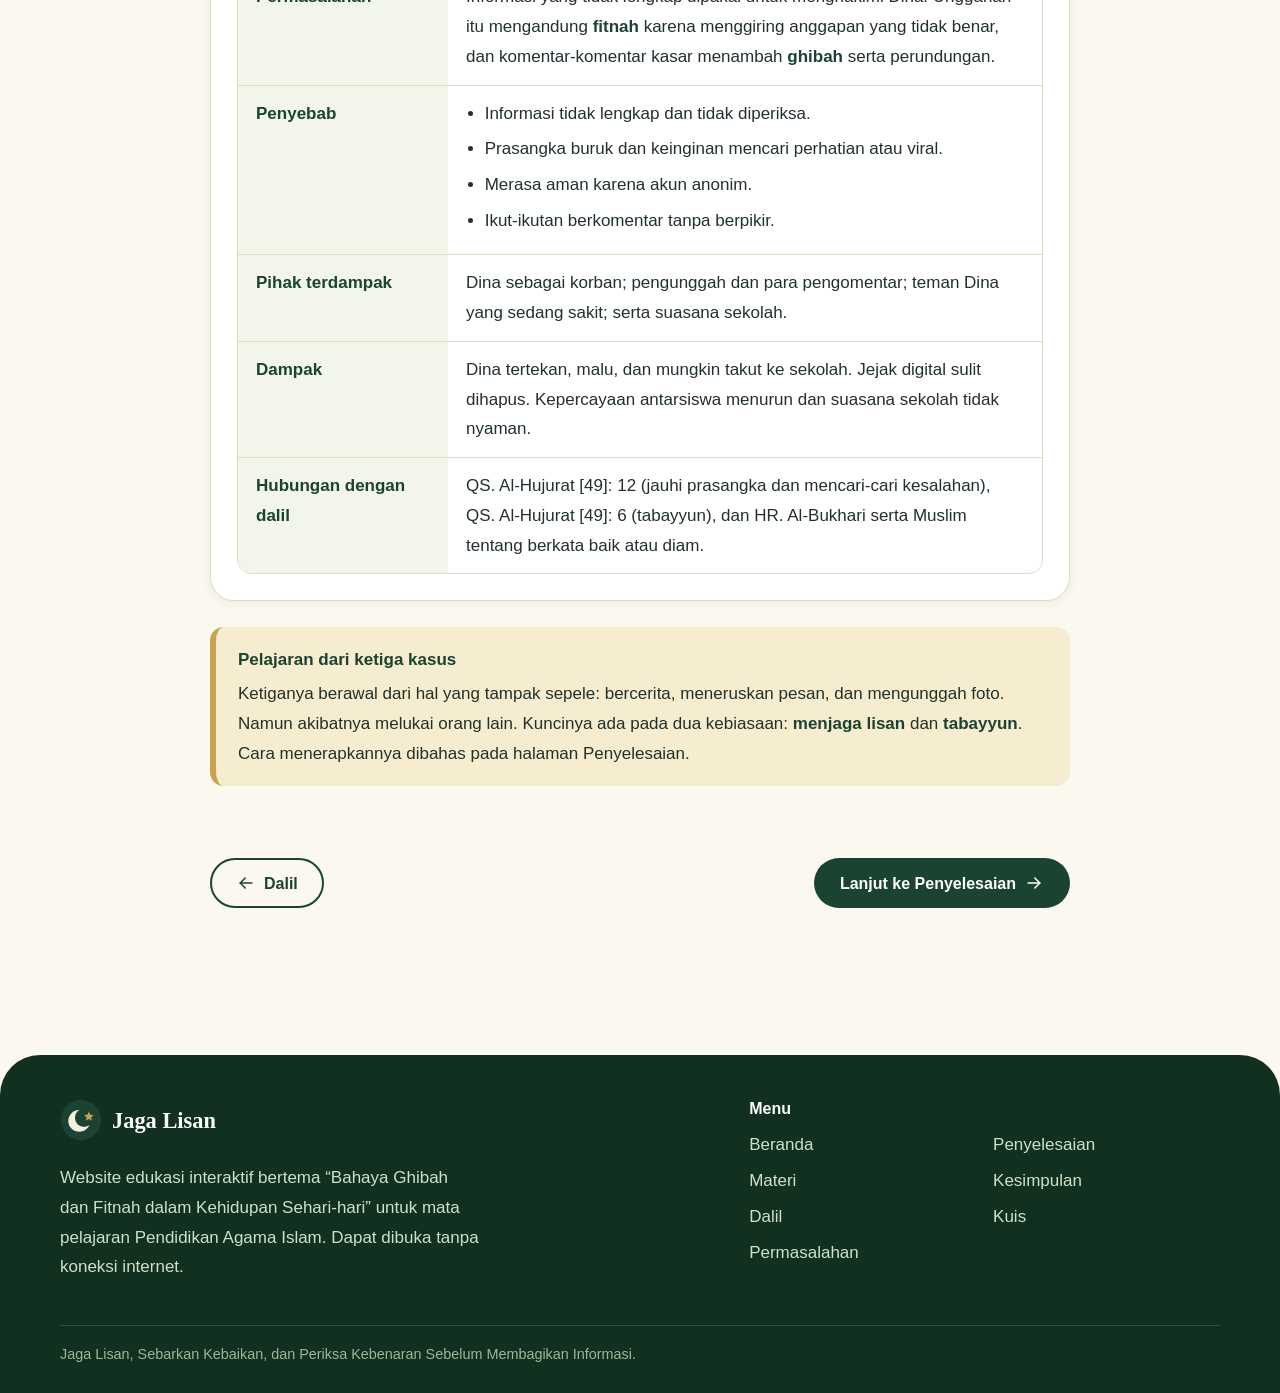
<file: permasalahan.html>
<!DOCTYPE html>
<html lang="id">
<head>
  <meta charset="utf-8">
  <meta name="viewport" content="width=device-width, initial-scale=1">
  <title>Permasalahan | Jaga Lisan</title>
  <meta name="description" content="Latar belakang, rumusan masalah, contoh kasus, dan analisis ghibah dan fitnah di sekolah dan media sosial.">
  <meta name="theme-color" content="#1b4332">
  <link rel="icon" type="image/svg+xml" href="assets/images/logo.svg">
  <link rel="manifest" href="manifest.webmanifest">
  <link rel="stylesheet" href="style.css">
</head>
<body>
<a class="skip" href="#konten">Lewati ke konten</a>
<header class="site-header">
  <div class="nav">
    <a class="brand" href="index.html" aria-label="Jaga Lisan, ke Beranda"><svg viewBox="0 0 48 48" aria-hidden="true" focusable="false"><circle cx="24" cy="24" r="23" fill="#1b4332"/><circle cx="22" cy="25" r="12.5" fill="#f5efdc"/><circle cx="27.5" cy="21.5" r="10.5" fill="#1b4332"/><path d="M33 14.5l1.6 3.4 3.7.5-2.7 2.6.7 3.7-3.3-1.8-3.3 1.8.7-3.7-2.7-2.6 3.7-.5z" fill="#c9a24b"/></svg><span>Jaga Lisan</span></a>
    <nav id="menu" class="menu" aria-label="Navigasi utama">
      <ul>
        <li><a href="index.html">Beranda</a></li>
        <li><a href="materi.html">Materi</a></li>
        <li><a href="dalil.html">Dalil</a></li>
        <li><a class="active" aria-current="page" href="permasalahan.html">Permasalahan</a></li>
        <li><a href="penyelesaian.html">Penyelesaian</a></li>
        <li><a href="kesimpulan.html">Kesimpulan</a></li>
        <li><a href="kuis.html">Kuis</a></li>
      </ul>
      <div class="menu-cta-mobile">
        <a class="btn btn-primary" href="materi.html">Mulai Belajar</a>
        <a class="btn btn-gold" href="kuis.html">Kuis</a>
      </div>
    </nav>
    <div class="nav-cta">
      <a class="btn btn-primary btn-sm" href="materi.html">Mulai Belajar</a>
      <a class="btn btn-gold btn-sm" href="kuis.html">Kuis</a>
    </div>
    <button class="nav-toggle" type="button" aria-label="Buka menu" aria-expanded="false" aria-controls="menu">
      <span></span><span></span><span></span>
    </button>
  </div>
</header>
<main id="konten">
<section class="page-hero">
  <div class="container">
    <div class="crumbs"><a href="index.html">Beranda</a> &rsaquo; Permasalahan</div>
    <div class="inner">
      <div>
        <h1>Permasalahan: Ghibah dan Fitnah di Sekitar Kita</h1>
        <p>Pembahasan bergaya makalah: latar belakang, rumusan masalah, tujuan, contoh kasus, dan analisisnya.</p>
      </div>
      <div class="badge-ico"><svg class="ico" viewBox="0 0 24 24" fill="none" stroke="currentColor" stroke-width="1.8" stroke-linecap="round" stroke-linejoin="round" aria-hidden="true" focusable="false"><path d="M12 3 2 20h20z"/><path d="M12 10v4.5"/><path d="M12 17.4v.2"/></svg></div>
    </div>
  </div>
</section>
<section class="section" style="padding-top:34px">
  <div class="container-narrow">
<section class="block" id="latar">
  <div class="block-head"><span class="letter">A</span><h2>Latar Belakang</h2></div>
  <p>Di sekolah, kita menghabiskan banyak waktu bersama teman. Percakapan sehari-hari yang semula biasa dapat dengan mudah bergeser menjadi membicarakan kekurangan orang lain. Awalnya terasa seperti candaan atau sekadar bercerita, padahal sudah masuk ke dalam ghibah.</p>
  <p>Kehadiran ponsel, grup percakapan, dan media sosial membuat persoalan ini semakin besar. Satu kalimat dapat sampai kepada banyak orang dalam hitungan menit. Pesan dapat ditangkap layar, diteruskan, dan sulit dihapus dari jejak digital. Kabar yang belum tentu benar dapat berubah menjadi fitnah hanya karena diteruskan tanpa diperiksa.</p>
  <p>Bagi korban, dampaknya nyata: malu, tertekan, dijauhi, dan kehilangan rasa aman. Islam memberi perhatian besar pada penjagaan lisan serta memerintahkan tabayyun. Oleh karena itu, ghibah dan fitnah perlu dipahami dengan baik, khususnya oleh pelajar yang hidup di lingkungan sekolah dan dunia maya.</p>
</section><section class="block" id="rumusan">
  <div class="block-head"><span class="letter">B</span><h2>Rumusan Masalah</h2></div>
  <ol class="rumusan">
    <li><div>Apa pengertian ghibah dan fitnah?<span class="where">Dibahas di halaman <a href="materi.html">Materi</a>.</span></div></li>
    <li><div>Apa dalil Islam yang melarang ghibah dan mengajarkan tabayyun?<span class="where">Dibahas di halaman <a href="dalil.html">Dalil</a>.</span></div></li>
    <li><div>Apa dampak ghibah dan fitnah dalam kehidupan sehari-hari?<span class="where">Dibahas di <a href="materi.html#f">Materi bagian F</a> dan pada analisis kasus di bawah.</span></div></li>
    <li><div>Bagaimana cara menghindari dan mengatasi ghibah serta fitnah?<span class="where">Dibahas di halaman <a href="penyelesaian.html">Penyelesaian</a>.</span></div></li>
  </ol>
</section><section class="block" id="tujuan">
  <div class="block-head"><span class="letter">C</span><h2>Tujuan Pembahasan</h2></div>
  <ul class="list-check">
    <li>Menjelaskan pengertian, ciri-ciri, dan perbedaan ghibah serta fitnah.</li>
    <li>Memahami dalil Al-Qur’an dan hadis yang melarang ghibah dan fitnah serta memerintahkan tabayyun.</li>
    <li>Mengenali bentuk dan dampak ghibah dan fitnah di sekolah, pertemanan, dan media sosial.</li>
    <li>Mengetahui cara menghindari dan menyelesaikan masalah akibat ghibah dan fitnah.</li>
    <li>Menumbuhkan kebiasaan menjaga lisan dan memeriksa kebenaran informasi sebelum membagikannya.</li>
  </ul>
</section><section class="block" id="kasus">
  <div class="block-head"><span class="letter">D</span><h2>Contoh Kasus</h2></div>
  <p>Tiga kasus berikut dibuat untuk pembelajaran. Seluruh nama dan peristiwa adalah fiktif dan tidak merujuk pada orang nyata.</p>
<article class="case">
  <div class="case-head"><span class="num">1</span><h3>Membicarakan kekurangan teman di belakangnya</h3></div>
  <div class="case-body"><div class="story"><p><strong>Kasus.</strong> Saat istirahat, Salsa bercerita kepada dua temannya bahwa Rani sering mengerjakan PR di sekolah karena malas dan nilainya “pas-pasan terus”. Cerita itu memang sesuai kenyataan, tetapi Rani tidak ada di sana. Kedua teman Salsa ikut menambahkan komentar dan tertawa. Esoknya Rani mendengar hal itu dari kakak kelas dan menjadi murung.</p></div></div>
</article><article class="case">
  <div class="case-head"><span class="num">2</span><h3>Menyebarkan kabar yang belum terbukti di grup kelas</h3></div>
  <div class="case-body"><div class="story"><p><strong>Kasus.</strong> Fajar menerima pesan dari temannya, “Katanya uang kas hilang dan Dika yang ambil.” Tanpa memeriksa, Fajar meneruskannya ke grup kelas dengan tambahan “Hati-hati sama Dika.” Banyak anggota grup membalas dengan komentar dan tanda-tanda curiga. Beberapa jam kemudian, bendahara menemukan bahwa uang kas hanya salah catat.</p></div></div>
</article><article class="case">
  <div class="case-head"><span class="num">3</span><h3>Unggahan media sosial yang menimbulkan salah paham</h3></div>
  <div class="case-body"><div class="story"><p><strong>Kasus.</strong> Sebuah akun anonim mengunggah foto Dina yang sedang tertawa di kantin dengan keterangan, “Temannya lagi dirawat di rumah sakit, dia malah ketawa-ketawa.” Padahal Dina baru saja menjenguk temannya dan tertawa karena mendengar kabar bahwa kondisi temannya sudah membaik. Unggahan itu dibanjiri komentar kasar dan Dina menjadi bahan ejekan.</p></div></div>
</article>
</section><section class="block" id="analisis">
  <div class="block-head"><span class="letter">E</span><h2>Analisis Masalah</h2></div>
  <p>Setiap kasus dianalisis berdasarkan lima hal: permasalahan, penyebab, pihak yang terdampak, dampak, dan hubungannya dengan dalil Islam.</p>
<article class="case">
  <div class="case-head"><span class="num">1</span><h3>Analisis Kasus 1: Membicarakan kekurangan teman di belakangnya</h3></div>
  <div class="case-body"><dl class="analysis"><dt>Permasalahan</dt><dd>Salsa membicarakan kekurangan Rani yang benar adanya saat Rani tidak hadir, lalu diikuti teman-temannya. Ini termasuk <strong>ghibah</strong>.</dd><dt>Penyebab</dt><dd><ul><li>Kebiasaan bergosip di lingkungan pertemanan.</li><li>Ingin terlihat akrab dengan kelompok.</li><li>Menganggap sepele karena “toh memang benar”.</li></ul></dd><dt>Pihak terdampak</dt><dd>Rani sebagai korban; Salsa dan kedua temannya sebagai pelaku; dan hubungan pertemanan di kelas.</dd><dt>Dampak</dt><dd>Rani sakit hati, malu, dan murung. Kepercayaan antarteman berkurang. Para pelaku menanggung dosa dan berisiko dijauhi bila perbuatannya diketahui.</dd><dt>Hubungan dengan dalil</dt><dd>QS. Al-Hujurat [49]: 12 yang menyamakan ghibah dengan memakan daging saudara yang sudah mati, dan HR. Muslim no. 2589 yang menegaskan bahwa menyebut hal yang dibenci tetap ghibah meskipun benar ada pada orangnya.</dd></dl></div>
</article><article class="case">
  <div class="case-head"><span class="num">2</span><h3>Analisis Kasus 2: Menyebarkan kabar yang belum terbukti di grup kelas</h3></div>
  <div class="case-body"><dl class="analysis"><dt>Permasalahan</dt><dd>Kabar tanpa bukti dituduhkan kepada Dika dan disebarkan tanpa tabayyun. Ini termasuk <strong>fitnah</strong>, sekaligus kelalaian memeriksa berita.</dd><dt>Penyebab</dt><dd><ul><li>Tidak memeriksa kebenaran (tidak melakukan tabayyun).</li><li>Mudah percaya pada kabar “katanya”.</li><li>Ingin menjadi orang pertama yang tahu dan memberi peringatan.</li><li>Kemudahan meneruskan pesan hanya dengan satu sentuhan.</li></ul></dd><dt>Pihak terdampak</dt><dd>Dika sebagai orang yang dituduh; Fajar sebagai penyebar; seluruh anggota grup yang ikut menanggapi; serta bendahara dan wali kelas yang harus menengahi.</dd><dt>Dampak</dt><dd>Dika dicurigai dan dijauhi sebelum kebenaran terungkap. Suasana kelas gaduh. Fajar malu dan harus meminta maaf, serta kepercayaan teman kepadanya menurun.</dd><dt>Hubungan dengan dalil</dt><dd>QS. Al-Hujurat [49]: 6 tentang tabayyun, QS. Al-Ahzab [33]: 58 tentang larangan menuduh tanpa kesalahan, dan HR. Muslim (Muqaddimah no. 5) tentang menceritakan semua yang didengar.</dd></dl></div>
</article><article class="case">
  <div class="case-head"><span class="num">3</span><h3>Analisis Kasus 3: Unggahan media sosial yang menimbulkan salah paham</h3></div>
  <div class="case-body"><dl class="analysis"><dt>Permasalahan</dt><dd>Informasi yang tidak lengkap dipakai untuk menghakimi Dina. Unggahan itu mengandung <strong>fitnah</strong> karena menggiring anggapan yang tidak benar, dan komentar-komentar kasar menambah <strong>ghibah</strong> serta perundungan.</dd><dt>Penyebab</dt><dd><ul><li>Informasi tidak lengkap dan tidak diperiksa.</li><li>Prasangka buruk dan keinginan mencari perhatian atau viral.</li><li>Merasa aman karena akun anonim.</li><li>Ikut-ikutan berkomentar tanpa berpikir.</li></ul></dd><dt>Pihak terdampak</dt><dd>Dina sebagai korban; pengunggah dan para pengomentar; teman Dina yang sedang sakit; serta suasana sekolah.</dd><dt>Dampak</dt><dd>Dina tertekan, malu, dan mungkin takut ke sekolah. Jejak digital sulit dihapus. Kepercayaan antarsiswa menurun dan suasana sekolah tidak nyaman.</dd><dt>Hubungan dengan dalil</dt><dd>QS. Al-Hujurat [49]: 12 (jauhi prasangka dan mencari-cari kesalahan), QS. Al-Hujurat [49]: 6 (tabayyun), dan HR. Al-Bukhari serta Muslim tentang berkata baik atau diam.</dd></dl></div>
</article>
  <div class="callout callout-gold">
    <strong class="t">Pelajaran dari ketiga kasus</strong>
    <p>Ketiganya berawal dari hal yang tampak sepele: bercerita, meneruskan pesan, dan mengunggah foto. Namun akibatnya melukai orang lain. Kuncinya ada pada dua kebiasaan: <strong>menjaga lisan</strong> dan <strong>tabayyun</strong>. Cara menerapkannya dibahas pada halaman Penyelesaian.</p>
  </div>
</section><div class="pager">
  <a class="btn btn-outline" href="dalil.html"><svg class="ico" viewBox="0 0 24 24" fill="none" stroke="currentColor" stroke-width="1.8" stroke-linecap="round" stroke-linejoin="round" aria-hidden="true" focusable="false"><path d="M19 12H5"/><path d="m11 6-6 6 6 6"/></svg> Dalil</a>
  <a class="btn btn-primary" href="penyelesaian.html">Lanjut ke Penyelesaian <svg class="ico" viewBox="0 0 24 24" fill="none" stroke="currentColor" stroke-width="1.8" stroke-linecap="round" stroke-linejoin="round" aria-hidden="true" focusable="false"><path d="M5 12h14"/><path d="m13 6 6 6-6 6"/></svg></a>
</div>
  </div>
</section>
</main>
<footer class="site-footer">
  <div class="container">
    <div class="footer-grid">
      <div>
        <a class="brand" href="index.html"><svg viewBox="0 0 48 48" aria-hidden="true" focusable="false"><circle cx="24" cy="24" r="23" fill="#1b4332"/><circle cx="22" cy="25" r="12.5" fill="#f5efdc"/><circle cx="27.5" cy="21.5" r="10.5" fill="#1b4332"/><path d="M33 14.5l1.6 3.4 3.7.5-2.7 2.6.7 3.7-3.3-1.8-3.3 1.8.7-3.7-2.7-2.6 3.7-.5z" fill="#c9a24b"/></svg><span>Jaga Lisan</span></a>
        <p style="margin-top:12px;max-width:420px">Website edukasi interaktif bertema “Bahaya Ghibah dan Fitnah dalam Kehidupan Sehari-hari” untuk mata pelajaran Pendidikan Agama Islam. Dapat dibuka tanpa koneksi internet.</p>
      </div>
      <div>
        <h4>Menu</h4>
        <ul>
<li><a href="index.html">Beranda</a></li>
<li><a href="materi.html">Materi</a></li>
<li><a href="dalil.html">Dalil</a></li>
<li><a href="permasalahan.html">Permasalahan</a></li>
<li><a href="penyelesaian.html">Penyelesaian</a></li>
<li><a href="kesimpulan.html">Kesimpulan</a></li>
<li><a href="kuis.html">Kuis</a></li>
        </ul>
      </div>
    </div>
    <div class="footer-bottom">Jaga Lisan, Sebarkan Kebaikan, dan Periksa Kebenaran Sebelum Membagikan Informasi.</div>
  </div>
</footer>
<script src="script.js"></script>
<script>if ("serviceWorker" in navigator) { window.addEventListener("load", () => navigator.serviceWorker.register("./sw.js").catch(() => {})); }</script>
</body>
</html>
</file>
<file: style.css>
/* ==========================================================
   JAGA LISAN — style.css
   Tema islami: hijau sage, hijau tua, krem, putih gading, emas
   Tanpa font/CDN online: seluruh font memakai font bawaan perangkat
   ========================================================== */

:root {
  --g900: #12301f;
  --g800: #1b4332;
  --g700: #2d6a4f;
  --g600: #40916c;
  --sage: #9caf88;
  --sage-200: #cfdcc0;
  --sage-100: #e4ecd9;
  --sage-50: #f1f5ea;
  --cream: #f5efdc;
  --ivory: #fbf8ef;
  --white: #ffffff;
  --gold: #c9a24b;
  --gold-dark: #8f6f1f;
  --gold-soft: #f6ecd0;
  --ink: #223229;
  --muted: #55665b;
  --line: #e3dcc3;
  --ok: #2d6a4f;
  --ok-bg: #e2f1e7;
  --bad: #a93c32;
  --bad-bg: #fbe8e5;
  --warn-bg: #fff3d6;
  --shadow-sm: 0 2px 8px rgba(27, 67, 50, .08);
  --shadow: 0 10px 30px rgba(27, 67, 50, .10);
  --shadow-lg: 0 18px 46px rgba(27, 67, 50, .16);
  --radius: 22px;
  --radius-sm: 14px;
  --font-body: "Segoe UI", "Helvetica Neue", Roboto, "Noto Sans", Arial, system-ui, sans-serif;
  --font-head: Georgia, "Palatino Linotype", "Book Antiqua", "Times New Roman", serif;
  --font-arab: "Amiri", "Scheherazade New", "Noto Naskh Arabic", "Traditional Arabic", "Geeza Pro", "Arabic Typesetting", "Al Bayan", "Times New Roman", serif;
}

*, *::before, *::after { box-sizing: border-box; }

html { scroll-behavior: smooth; -webkit-text-size-adjust: 100%; }

body {
  margin: 0;
  font-family: var(--font-body);
  font-size: 1.0625rem;
  line-height: 1.75;
  color: var(--ink);
  background: var(--ivory);
  overflow-x: hidden;
}

img, svg { max-width: 100%; height: auto; }
h1, h2, h3, h4 { font-family: var(--font-head); color: var(--g800); line-height: 1.25; margin: 0 0 .6em; }
h1 { font-size: clamp(2rem, 4.6vw, 3.3rem); }
h2 { font-size: clamp(1.55rem, 3vw, 2.15rem); }
h3 { font-size: 1.28rem; }
h4 { font-size: 1.08rem; }
p { margin: 0 0 1em; }
a { color: var(--g700); }
ul, ol { padding-left: 1.3em; margin: 0 0 1em; }
li { margin-bottom: .35em; }
strong { color: var(--g800); }

:focus-visible { outline: 3px solid var(--gold); outline-offset: 3px; border-radius: 6px; }

.skip {
  position: absolute; left: -999px; top: 8px; z-index: 100;
  background: var(--g800); color: #fff; padding: 10px 16px; border-radius: 10px;
}
.skip:focus { left: 12px; }

.container { width: min(1160px, 100% - 40px); margin-inline: auto; }
.container-narrow { width: min(860px, 100% - 40px); margin-inline: auto; }

/* ---------- Tombol ---------- */
.btn {
  display: inline-flex; align-items: center; justify-content: center; gap: 8px;
  font: inherit; font-weight: 600; font-size: 1rem; line-height: 1.2;
  padding: 13px 24px; border-radius: 999px; border: 2px solid transparent;
  text-decoration: none; cursor: pointer; transition: transform .15s, box-shadow .2s, background .2s, color .2s;
  white-space: nowrap;
}
.btn:hover { transform: translateY(-2px); box-shadow: var(--shadow); }
.btn:active { transform: translateY(0); }
.btn .ico { width: 20px; height: 20px; flex: none; }
.btn-primary { background: var(--g800); color: #fff; }
.btn-primary:hover { background: var(--g700); }
.btn-gold { background: var(--gold); color: var(--g900); }
.btn-gold:hover { background: #d6b05a; }
.btn-outline { background: transparent; color: var(--g800); border-color: var(--g800); }
.btn-outline:hover { background: var(--g800); color: #fff; }
.btn-light { background: var(--ivory); color: var(--g800); }
.btn-light:hover { background: #fff; }
.btn-ghost-light { background: transparent; color: #fff; border-color: rgba(255,255,255,.7); }
.btn-ghost-light:hover { background: rgba(255,255,255,.14); }
.btn-sm { padding: 9px 18px; font-size: .92rem; }
.btn[disabled], .btn:disabled { opacity: .45; cursor: not-allowed; transform: none; box-shadow: none; }
.btn-row { display: flex; flex-wrap: wrap; gap: 12px; }

.ico { width: 24px; height: 24px; }

/* ---------- Navbar ---------- */
.site-header {
  position: sticky; top: 0; z-index: 50;
  background: rgba(251, 248, 239, .96);
  backdrop-filter: blur(8px);
  border-bottom: 1px solid var(--line);
  box-shadow: 0 2px 14px rgba(27, 67, 50, .06);
}
.nav {
  width: min(1240px, 100% - 32px); margin-inline: auto;
  display: flex; align-items: center; justify-content: space-between; gap: 18px;
  min-height: 74px;
}
.brand {
  display: inline-flex; align-items: center; gap: 10px; text-decoration: none;
  font-family: var(--font-head); font-weight: 700; font-size: 1.4rem; color: var(--g800);
  flex: none;
}
.brand svg { width: 42px; height: 42px; }
.menu { flex: 1 1 auto; display: flex; justify-content: center; }
.menu ul { list-style: none; margin: 0; padding: 0; display: flex; gap: 2px; }
.menu li { margin: 0; }
.menu a {
  display: block; padding: 9px 13px; border-radius: 999px; text-decoration: none;
  font-weight: 600; font-size: .95rem; color: var(--ink); position: relative;
  transition: background .2s, color .2s;
}
.menu a:hover { background: var(--sage-100); }
.menu a.active, .menu a[aria-current="page"] { background: var(--g800); color: #fff; }
.nav-cta { display: flex; gap: 10px; flex: none; }
.menu-cta-mobile { display: none; }
.nav-toggle {
  display: none; width: 46px; height: 46px; border-radius: 12px; border: 1.5px solid var(--line);
  background: var(--white); cursor: pointer; padding: 0; flex: none;
  flex-direction: column; align-items: center; justify-content: center; gap: 5px;
}
.nav-toggle span { display: block; width: 22px; height: 2.5px; border-radius: 2px; background: var(--g800); transition: transform .25s, opacity .2s; }
.nav-toggle[aria-expanded="true"] span:nth-child(1) { transform: translateY(7.5px) rotate(45deg); }
.nav-toggle[aria-expanded="true"] span:nth-child(2) { opacity: 0; }
.nav-toggle[aria-expanded="true"] span:nth-child(3) { transform: translateY(-7.5px) rotate(-45deg); }

@media (max-width: 1140px) {
  .nav-toggle { display: inline-flex; }
  .nav-cta { display: none; }
  .nav { justify-content: space-between; }
  .menu {
    position: absolute; left: 0; right: 0; top: 100%;
    background: var(--ivory); border-bottom: 1px solid var(--line);
    box-shadow: 0 16px 30px rgba(27, 67, 50, .14);
    display: none; flex-direction: column; padding: 14px 20px 22px;
    max-height: calc(100vh - 80px); overflow-y: auto;
  }
  .menu.open { display: flex; }
  .menu ul { flex-direction: column; gap: 4px; }
  .menu a { padding: 13px 16px; font-size: 1.02rem; border-radius: 14px; }
  .menu-cta-mobile { display: flex; gap: 10px; margin-top: 14px; flex-wrap: wrap; }
  .menu-cta-mobile .btn { flex: 1 1 140px; }
}

/* ---------- Hero Beranda ---------- */
.hero {
  position: relative; color: #fff; overflow: hidden;
  background:
    url("data:image/svg+xml,%3Csvg xmlns='http://www.w3.org/2000/svg' width='90' height='90' viewBox='0 0 90 90'%3E%3Cg fill='none' stroke='%23ffffff' stroke-opacity='.09' stroke-width='1.5'%3E%3Crect x='22' y='22' width='46' height='46'/%3E%3Crect x='22' y='22' width='46' height='46' transform='rotate(45 45 45)'/%3E%3C/g%3E%3C/svg%3E"),
    linear-gradient(135deg, var(--g900) 0%, var(--g800) 38%, var(--g700) 72%, #6f9a6f 100%);
  padding: clamp(40px, 7vw, 84px) 0 clamp(60px, 8vw, 100px);
  border-bottom-left-radius: 48px; border-bottom-right-radius: 48px;
}
.hero-grid { display: grid; grid-template-columns: 1.05fr .95fr; gap: 40px; align-items: center; }
.hero h1 { color: #fff; margin-bottom: .45em; }
.hero h1 em { font-style: normal; color: var(--gold); }
.hero p.lead { font-size: 1.15rem; color: #e6efe0; max-width: 560px; }
.eyebrow {
  display: inline-block; font-size: .82rem; font-weight: 700; letter-spacing: .12em; text-transform: uppercase;
  color: var(--gold-dark); background: var(--gold-soft); padding: 6px 14px; border-radius: 999px; margin-bottom: 14px;
}
.hero .eyebrow { background: rgba(255,255,255,.14); color: #f0dfaa; }
.hero-stats { display: flex; flex-wrap: wrap; gap: 14px 30px; margin-top: 30px; }
.hero-stats div { display: flex; flex-direction: column; line-height: 1.2; }
.hero-stats b { font-family: var(--font-head); font-size: 1.9rem; color: var(--gold); }
.hero-stats span { font-size: .9rem; color: #d3e2cc; }
.hero-art { display: flex; justify-content: center; }
.hero-art img { width: 100%; max-width: 520px; filter: drop-shadow(0 22px 34px rgba(0,0,0,.28)); }

@media (max-width: 880px) {
  .hero-grid { grid-template-columns: 1fr; text-align: left; }
  .hero-art { order: -1; }
  .hero-art img { max-width: 380px; }
  .hero { border-bottom-left-radius: 32px; border-bottom-right-radius: 32px; }
}

/* ---------- Hero halaman dalam ---------- */
.page-hero {
  color: #fff;
  background:
    url("data:image/svg+xml,%3Csvg xmlns='http://www.w3.org/2000/svg' width='90' height='90' viewBox='0 0 90 90'%3E%3Cg fill='none' stroke='%23ffffff' stroke-opacity='.08' stroke-width='1.5'%3E%3Crect x='22' y='22' width='46' height='46'/%3E%3Crect x='22' y='22' width='46' height='46' transform='rotate(45 45 45)'/%3E%3C/g%3E%3C/svg%3E"),
    linear-gradient(120deg, var(--g800), var(--g700) 70%, #5b8a63);
  padding: clamp(34px, 5vw, 56px) 0 clamp(40px, 6vw, 64px);
  border-bottom-left-radius: 40px; border-bottom-right-radius: 40px;
}
.page-hero .inner { display: flex; align-items: center; gap: 24px; justify-content: space-between; }
.page-hero h1 { color: #fff; font-size: clamp(1.9rem, 4vw, 2.8rem); margin-bottom: .35em; }
.page-hero p { color: #e1ecdb; max-width: 680px; margin: 0; font-size: 1.08rem; }
.page-hero .badge-ico {
  flex: none; width: 92px; height: 92px; border-radius: 28px;
  background: rgba(255,255,255,.12); border: 1.5px solid rgba(255,255,255,.28);
  display: grid; place-items: center; color: var(--gold);
}
.page-hero .badge-ico .ico { width: 46px; height: 46px; }
.crumbs { font-size: .9rem; color: #cfe0c8; margin-bottom: 12px; }
.crumbs a { color: #f0dfaa; text-decoration: none; }
.crumbs a:hover { text-decoration: underline; }
@media (max-width: 640px) { .page-hero .badge-ico { display: none; } }

/* ---------- Seksi ---------- */
.section { padding: clamp(46px, 6vw, 84px) 0; }
.section-alt { background: var(--sage-50); }
.section-cream { background: var(--cream); }
.section-head { text-align: center; max-width: 720px; margin: 0 auto 38px; }
.section-head p { color: var(--muted); }

.grid { display: grid; gap: 24px; }
.grid-2 { grid-template-columns: repeat(2, 1fr); }
.grid-3 { grid-template-columns: repeat(3, 1fr); }
.grid-auto { grid-template-columns: repeat(auto-fit, minmax(260px, 1fr)); }
@media (max-width: 980px) { .grid-3 { grid-template-columns: repeat(2, 1fr); } }
@media (max-width: 640px) { .grid-2, .grid-3 { grid-template-columns: 1fr; } }

/* ---------- Kartu ---------- */
.card {
  background: var(--white); border: 1px solid var(--line); border-radius: var(--radius);
  padding: 26px; box-shadow: var(--shadow-sm);
}
.card h3 { margin-bottom: .4em; }
.card p:last-child, .card ul:last-child { margin-bottom: 0; }
.icon-wrap {
  width: 56px; height: 56px; border-radius: 18px; display: grid; place-items: center;
  background: var(--sage-100); color: var(--g700); margin-bottom: 16px; flex: none;
}
.icon-wrap .ico { width: 28px; height: 28px; }
.icon-wrap.gold { background: var(--gold-soft); color: var(--gold-dark); }
.icon-wrap.dark { background: var(--g800); color: var(--gold); }

.nav-card { display: flex; flex-direction: column; transition: transform .2s, box-shadow .25s, border-color .2s; }
.nav-card:hover { transform: translateY(-6px); box-shadow: var(--shadow-lg); border-color: var(--sage); }
.nav-card p { color: var(--muted); flex: 1; }
.nav-card .btn { align-self: flex-start; margin-top: 8px; }

.card-flat { background: var(--sage-50); border-color: var(--sage-200); box-shadow: none; }
.card-accent { border-top: 5px solid var(--gold); }

/* ---------- Callout ---------- */
.callout {
  border-radius: var(--radius-sm); padding: 18px 22px; margin: 20px 0;
  background: var(--sage-100); border-left: 6px solid var(--g600);
}
.callout > :last-child { margin-bottom: 0; }
.callout strong.t { display: block; margin-bottom: 4px; color: var(--g800); }
.callout-gold { background: var(--gold-soft); border-left-color: var(--gold); }
.callout-warn { background: var(--warn-bg); border-left-color: #d79a00; }
.callout-bad { background: var(--bad-bg); border-left-color: var(--bad); }

/* ---------- Kutipan ---------- */
.quote-block {
  background: var(--g800); color: #fff; border-radius: var(--radius); padding: 30px 32px;
  position: relative; overflow: hidden; text-align: center;
}
.quote-block .arabic-sm {
  font-family: var(--font-arab); font-size: clamp(1.7rem, 3.6vw, 2.3rem); line-height: 2.1;
  direction: rtl; color: var(--gold); margin: 0 0 6px;
}
.quote-block p { margin: 0; color: #e6efe0; }
.quote-block cite { display: block; margin-top: 10px; font-size: .92rem; color: #b8cfae; font-style: normal; }

/* ---------- Langkah belajar ---------- */
.path { display: grid; grid-template-columns: repeat(5, 1fr); gap: 16px; counter-reset: p; }
.path-item {
  background: var(--white); border: 1px solid var(--line); border-radius: var(--radius-sm);
  padding: 18px 16px; text-align: center; position: relative; counter-increment: p;
}
.path-item::before {
  content: counter(p); display: grid; place-items: center; width: 38px; height: 38px; margin: 0 auto 10px;
  background: var(--gold); color: var(--g900); border-radius: 50%; font-weight: 800;
}
.path-item b { display: block; color: var(--g800); }
.path-item span { font-size: .92rem; color: var(--muted); }
@media (max-width: 900px) { .path { grid-template-columns: repeat(2, 1fr); } }
@media (max-width: 480px) { .path { grid-template-columns: 1fr; } }

/* ---------- Band CTA ---------- */
.cta-band {
  background: linear-gradient(120deg, var(--g800), var(--g700));
  border-radius: 34px; color: #fff; padding: clamp(28px, 5vw, 48px);
  display: flex; align-items: center; justify-content: space-between; gap: 24px; flex-wrap: wrap;
}
.cta-band h2 { color: #fff; margin: 0 0 .3em; }
.cta-band p { margin: 0; color: #dbe9d4; }

/* ---------- Footer ---------- */
.site-footer { background: var(--g900); color: #cfe0c8; padding: 44px 0 26px; margin-top: 70px; border-top-left-radius: 40px; border-top-right-radius: 40px; }
.footer-grid { display: grid; grid-template-columns: 1.4fr 1fr; gap: 30px; }
.site-footer .brand { color: #fff; }
.site-footer h4 { color: #fff; font-family: var(--font-body); font-size: 1rem; margin-bottom: .7em; }
.site-footer ul { list-style: none; padding: 0; margin: 0; columns: 2; }
.site-footer a { color: #cfe0c8; text-decoration: none; }
.site-footer a:hover { color: var(--gold); text-decoration: underline; }
.footer-bottom { border-top: 1px solid rgba(255,255,255,.14); margin-top: 26px; padding-top: 16px; font-size: .9rem; color: #9fb596; }
@media (max-width: 720px) { .footer-grid { grid-template-columns: 1fr; } }

/* ---------- Materi: blok makalah ---------- */
.toc { display: flex; flex-wrap: wrap; gap: 10px; margin-bottom: 8px; }
.toc a {
  text-decoration: none; background: var(--white); border: 1px solid var(--line); color: var(--g800);
  padding: 8px 16px; border-radius: 999px; font-weight: 600; font-size: .94rem; transition: all .2s;
}
.toc a:hover { background: var(--g800); color: #fff; border-color: var(--g800); }

.block { padding: 40px 0 8px; scroll-margin-top: 90px; }
.block + .block { border-top: 1px dashed var(--sage-200); margin-top: 28px; }
.block-head { display: flex; align-items: center; gap: 16px; margin-bottom: 18px; }
.block-head h2 { margin: 0; }
.letter {
  flex: none; width: 52px; height: 52px; border-radius: 16px; display: grid; place-items: center;
  background: var(--g800); color: var(--gold); font-family: var(--font-head); font-size: 1.6rem; font-weight: 700;
}
.list-check, .list-x { list-style: none; padding: 0; }
.list-check li, .list-x li { position: relative; padding-left: 34px; }
.list-check li::before, .list-x li::before {
  content: ""; position: absolute; left: 0; top: .28em; width: 22px; height: 22px; border-radius: 50%;
  background: var(--ok-bg) url("data:image/svg+xml,%3Csvg xmlns='http://www.w3.org/2000/svg' viewBox='0 0 24 24' fill='none' stroke='%232d6a4f' stroke-width='3' stroke-linecap='round' stroke-linejoin='round'%3E%3Cpath d='m5 12 5 5 9-10'/%3E%3C/svg%3E") center/14px no-repeat;
}
.list-x li::before {
  background: var(--bad-bg) url("data:image/svg+xml,%3Csvg xmlns='http://www.w3.org/2000/svg' viewBox='0 0 24 24' fill='none' stroke='%23a93c32' stroke-width='3' stroke-linecap='round'%3E%3Cpath d='M6 6l12 12M18 6 6 18'/%3E%3C/svg%3E") center/12px no-repeat;
}

.example {
  background: var(--cream); border-radius: var(--radius-sm); padding: 16px 20px; margin: 18px 0;
  border: 1px dashed var(--gold);
}
.example .tag { display: inline-block; font-size: .78rem; font-weight: 800; letter-spacing: .08em; text-transform: uppercase; color: var(--gold-dark); margin-bottom: 4px; }
.example p:last-child { margin: 0; }

.table-wrap { overflow-x: auto; border-radius: var(--radius-sm); border: 1px solid var(--line); background: var(--white); box-shadow: var(--shadow-sm); }
table.compare { border-collapse: collapse; width: 100%; min-width: 620px; font-size: 1rem; }
table.compare th, table.compare td { padding: 14px 18px; text-align: left; vertical-align: top; border-bottom: 1px solid var(--line); }
table.compare thead th { background: var(--g800); color: #fff; font-family: var(--font-head); font-size: 1.05rem; }
table.compare thead th:first-child { background: var(--g900); }
table.compare tbody th { background: var(--sage-50); color: var(--g800); width: 22%; }
table.compare tbody tr:last-child th, table.compare tbody tr:last-child td { border-bottom: 0; }

.tag-pill { display: inline-block; font-size: .78rem; font-weight: 700; padding: 3px 12px; border-radius: 999px; background: var(--sage-100); color: var(--g800); }
.tag-pill.gold { background: var(--gold-soft); color: var(--gold-dark); }
.tag-pill.red { background: var(--bad-bg); color: var(--bad); }

.mini-grid { display: grid; grid-template-columns: repeat(auto-fit, minmax(260px, 1fr)); gap: 20px; }
.form-card h3 { display: flex; align-items: center; gap: 10px; }
.form-card h3 .ico { color: var(--g600); }
.form-card .lbl { font-weight: 700; color: var(--g800); }

/* ---------- Dalil ---------- */
.dalil-card {
  background: var(--white); border: 1px solid var(--line); border-radius: 28px; box-shadow: var(--shadow);
  overflow: hidden; margin-bottom: 34px; scroll-margin-top: 92px;
}
.dalil-head {
  display: flex; align-items: center; justify-content: space-between; gap: 14px; flex-wrap: wrap;
  padding: 20px 28px; background: linear-gradient(120deg, var(--g800), var(--g700)); color: #fff;
}
.dalil-head h2 { color: #fff; font-size: 1.5rem; margin: 0; }
.dalil-head .tema { margin: 2px 0 0; color: #d8e8d0; font-size: .98rem; }
.badge-type { background: var(--gold); color: var(--g900); font-weight: 800; font-size: .8rem; letter-spacing: .06em; text-transform: uppercase; padding: 6px 14px; border-radius: 999px; }
.dalil-body { padding: 26px 28px 30px; }
.arabic {
  font-family: var(--font-arab); direction: rtl; text-align: right; unicode-bidi: isolate;
  font-size: clamp(1.85rem, 4.2vw, 2.55rem); line-height: 2.4; color: var(--g900);
  background: var(--ivory); border: 1px solid var(--line); border-radius: 18px;
  padding: 18px 26px; margin: 0 0 20px; word-spacing: .08em; overflow-wrap: normal; word-break: normal;
}
.arabic .aya-no { color: var(--gold-dark); font-size: .7em; }
.translation { border-left: 5px solid var(--gold); padding: 4px 0 4px 18px; margin-bottom: 22px; }
.translation h3 { font-family: var(--font-body); font-size: .85rem; letter-spacing: .1em; text-transform: uppercase; color: var(--gold-dark); margin-bottom: 4px; }
.translation p { font-size: 1.1rem; margin: 0; }
.source-line { font-size: .95rem; color: var(--muted); margin: -8px 0 16px; }
.info-grid { display: grid; grid-template-columns: repeat(3, 1fr); gap: 16px; margin-bottom: 22px; }
.info-box { background: var(--sage-50); border: 1px solid var(--sage-200); border-radius: var(--radius-sm); padding: 18px 18px 8px; }
.info-box h3 { font-family: var(--font-body); font-size: 1rem; display: flex; align-items: center; gap: 8px; margin-bottom: .5em; }
.info-box h3 .ico { width: 22px; height: 22px; color: var(--g600); }
.info-box p { font-size: .98rem; }
.info-box ul { font-size: .98rem; }
@media (max-width: 900px) { .info-grid { grid-template-columns: 1fr; } }

.audio-player {
  background: var(--cream); border: 1px solid #e8dcae; border-radius: 18px; padding: 16px 18px;
  display: flex; flex-wrap: wrap; gap: 12px 16px; align-items: center;
}
.audio-player .ap-title { display: flex; align-items: center; gap: 8px; font-weight: 700; color: var(--g800); margin-right: 4px; }
.audio-player select {
  font: inherit; font-size: .95rem; padding: 9px 14px; border-radius: 999px; border: 1.5px solid var(--sage);
  background: #fff; color: var(--ink); cursor: pointer;
}
.audio-controls { display: flex; gap: 8px; flex-wrap: wrap; }
.audio-controls .btn { padding: 9px 16px; font-size: .92rem; }
.audio-controls .btn .ico { width: 17px; height: 17px; }
.audio-status { flex: 1 1 100%; font-size: .92rem; color: var(--muted); min-height: 1.4em; margin: 0; }
.audio-status.warn { color: #8a5a00; font-weight: 600; }
.audio-player.playing { box-shadow: 0 0 0 3px rgba(201, 162, 75, .45); }

details.help {
  background: var(--white); border: 1px solid var(--line); border-radius: var(--radius-sm); padding: 4px 20px; margin-top: 18px;
}
details.help summary { cursor: pointer; font-weight: 700; color: var(--g800); padding: 12px 0; }
details.help code, .code-list code, .inline-code {
  background: var(--sage-100); color: var(--g900); padding: 2px 8px; border-radius: 7px; font-size: .9em;
  font-family: Consolas, "Courier New", monospace; word-break: break-all;
}
.code-list { columns: 2; padding-left: 1.2em; font-size: .95rem; }
@media (max-width: 720px) { .code-list { columns: 1; } }

/* ---------- Permasalahan ---------- */
.case {
  background: var(--white); border: 1px solid var(--line); border-radius: 24px; overflow: hidden; margin-bottom: 26px; box-shadow: var(--shadow-sm);
}
.case-head { display: flex; align-items: center; gap: 14px; padding: 18px 26px; background: var(--sage-100); }
.case-head .num {
  width: 44px; height: 44px; border-radius: 14px; background: var(--g800); color: var(--gold);
  display: grid; place-items: center; font-family: var(--font-head); font-size: 1.35rem; font-weight: 700; flex: none;
}
.case-head h3 { margin: 0; }
.case-body { padding: 22px 26px 26px; }
.story { background: var(--cream); border-radius: var(--radius-sm); padding: 16px 20px; border-left: 5px solid var(--gold); margin-bottom: 18px; }
.story p:last-child { margin: 0; }
dl.analysis { display: grid; grid-template-columns: 210px 1fr; gap: 0; margin: 0; border: 1px solid var(--line); border-radius: var(--radius-sm); overflow: hidden; }
dl.analysis dt, dl.analysis dd { margin: 0; padding: 13px 18px; border-bottom: 1px solid var(--line); }
dl.analysis dt { background: var(--sage-50); font-weight: 700; color: var(--g800); }
dl.analysis dt:last-of-type, dl.analysis dd:last-of-type { border-bottom: 0; }
dl.analysis dd ul { margin: 0; padding-left: 1.1em; }
@media (max-width: 680px) {
  dl.analysis { grid-template-columns: 1fr; }
  dl.analysis dt { border-bottom: 0; padding-bottom: 4px; }
}
ol.rumusan { counter-reset: r; list-style: none; padding: 0; display: grid; gap: 14px; }
ol.rumusan li {
  counter-increment: r; display: flex; gap: 16px; align-items: flex-start;
  background: var(--white); border: 1px solid var(--line); border-radius: var(--radius-sm); padding: 16px 20px; margin: 0;
}
ol.rumusan li::before {
  content: counter(r); flex: none; width: 36px; height: 36px; border-radius: 50%; background: var(--gold); color: var(--g900);
  display: grid; place-items: center; font-weight: 800;
}
ol.rumusan .where { display: block; font-size: .9rem; color: var(--muted); }

/* ---------- Penyelesaian ---------- */
.solution { display: flex; flex-direction: column; }
.solution .num-tag { font-size: .8rem; font-weight: 800; letter-spacing: .1em; color: var(--gold-dark); margin-bottom: 4px; }
.solution .contoh {
  margin-top: auto; background: var(--cream); border-radius: 12px; padding: 12px 16px; font-size: .96rem; border-left: 4px solid var(--gold);
}
.solution .contoh b { color: var(--gold-dark); }
.timeline { counter-reset: t; display: grid; gap: 16px; list-style: none; padding: 0; position: relative; }
.timeline > li {
  counter-increment: t; position: relative; margin: 0; background: var(--white); border: 1px solid var(--line);
  border-radius: var(--radius-sm); padding: 18px 22px 18px 78px; box-shadow: var(--shadow-sm);
}
.timeline > li::before {
  content: counter(t); position: absolute; left: 20px; top: 16px; width: 42px; height: 42px; border-radius: 50%;
  background: var(--g800); color: var(--gold); display: grid; place-items: center; font-family: var(--font-head); font-size: 1.25rem; font-weight: 700;
}
.timeline h3 { font-size: 1.1rem; margin-bottom: .25em; }
.timeline p { margin: 0 0 .5em; }
.timeline p:last-child { margin: 0; }
@media (max-width: 520px) { .timeline > li { padding: 16px 16px 16px 16px; padding-top: 70px; } }

.say { background: var(--sage-50); border: 1px solid var(--sage-200); border-radius: var(--radius-sm); padding: 16px 20px; }
.say .lbl { display: block; font-size: .8rem; font-weight: 800; letter-spacing: .08em; text-transform: uppercase; color: var(--g700); margin-bottom: 4px; }
.say q { font-style: italic; color: var(--g900); quotes: "“" "”"; }

.checker { background: var(--white); border: 1px solid var(--line); border-radius: 24px; padding: 26px; box-shadow: var(--shadow); }
.checker label {
  display: flex; gap: 14px; align-items: flex-start; padding: 12px 14px; border-radius: 12px; cursor: pointer; margin-bottom: 6px; transition: background .15s;
}
.checker label:hover { background: var(--sage-50); }
.checker input { width: 22px; height: 22px; margin-top: 3px; accent-color: var(--g700); flex: none; }
.checker-result { margin-top: 16px; padding: 16px 20px; border-radius: var(--radius-sm); font-weight: 600; background: var(--warn-bg); border-left: 6px solid #d79a00; }
.checker-result.ok { background: var(--ok-bg); border-left-color: var(--ok); color: var(--g900); }

/* ---------- Kesimpulan ---------- */
.final-msg {
  text-align: center; color: #fff; border-radius: 34px; padding: clamp(32px, 6vw, 60px) clamp(20px, 5vw, 56px);
  background:
    url("data:image/svg+xml,%3Csvg xmlns='http://www.w3.org/2000/svg' width='90' height='90' viewBox='0 0 90 90'%3E%3Cg fill='none' stroke='%23ffffff' stroke-opacity='.09' stroke-width='1.5'%3E%3Crect x='22' y='22' width='46' height='46'/%3E%3Crect x='22' y='22' width='46' height='46' transform='rotate(45 45 45)'/%3E%3C/g%3E%3C/svg%3E"),
    linear-gradient(130deg, var(--g900), var(--g700));
}
.final-msg .small { color: var(--gold); letter-spacing: .14em; text-transform: uppercase; font-size: .85rem; font-weight: 700; margin-bottom: 12px; }
.final-msg h2 { color: #fff; font-size: clamp(1.5rem, 3.6vw, 2.35rem); max-width: 820px; margin: 0 auto 26px; }
.final-msg .btn-row { justify-content: center; }
ol.numbered { counter-reset: n; list-style: none; padding: 0; display: grid; gap: 12px; }
ol.numbered li { counter-increment: n; display: flex; gap: 16px; align-items: flex-start; background: var(--white); border: 1px solid var(--line); border-radius: var(--radius-sm); padding: 16px 20px; margin: 0; }
ol.numbered li::before { content: counter(n); flex: none; width: 34px; height: 34px; border-radius: 50%; background: var(--g800); color: var(--gold); display: grid; place-items: center; font-weight: 800; }
.refs { font-size: .96rem; color: var(--muted); }

/* ---------- Kuis ---------- */
.quiz-card { background: var(--white); border: 1px solid var(--line); border-radius: 28px; box-shadow: var(--shadow); padding: clamp(22px, 4vw, 38px); }
.quiz-intro { text-align: center; }
.quiz-intro .icon-wrap { margin-inline: auto; width: 76px; height: 76px; border-radius: 24px; }
.quiz-intro .icon-wrap .ico { width: 38px; height: 38px; }
.quiz-intro ul { display: inline-block; text-align: left; }
.quiz-top { display: flex; align-items: center; justify-content: space-between; gap: 12px; flex-wrap: wrap; margin-bottom: 10px; }
.quiz-count { font-weight: 700; color: var(--g800); }
.quiz-answered { font-size: .92rem; color: var(--muted); }
.progress { height: 12px; border-radius: 999px; background: var(--sage-100); overflow: hidden; }
.progress-bar { height: 100%; width: 0; background: linear-gradient(90deg, var(--g600), var(--gold)); border-radius: 999px; transition: width .35s ease; }
.dots { display: flex; flex-wrap: wrap; gap: 8px; margin: 16px 0 24px; }
.dot {
  width: 38px; height: 38px; border-radius: 12px; border: 1.5px solid var(--sage-200); background: var(--white);
  font: inherit; font-weight: 700; font-size: .92rem; color: var(--muted); cursor: pointer; transition: all .15s;
}
.dot:hover { border-color: var(--g600); }
.dot.done { background: var(--sage-100); border-color: var(--g600); color: var(--g800); }
.dot.current { background: var(--g800); border-color: var(--g800); color: #fff; }
.dot.missing { border-color: var(--bad); color: var(--bad); background: var(--bad-bg); }
.q-text { font-family: var(--font-head); font-size: clamp(1.2rem, 2.6vw, 1.5rem); color: var(--g900); margin-bottom: 18px; line-height: 1.5; }
.q-topic { display: inline-block; font-size: .78rem; font-weight: 800; letter-spacing: .08em; text-transform: uppercase; color: var(--gold-dark); background: var(--gold-soft); padding: 4px 12px; border-radius: 999px; margin-bottom: 10px; }
.options { display: grid; gap: 12px; margin-bottom: 24px; }
.opt {
  display: flex; align-items: flex-start; gap: 14px; text-align: left; width: 100%;
  font: inherit; font-size: 1.02rem; line-height: 1.55; color: var(--ink);
  background: var(--ivory); border: 2px solid var(--line); border-radius: 16px; padding: 14px 18px; cursor: pointer;
  transition: border-color .15s, background .15s, transform .12s;
}
.opt:hover { border-color: var(--g600); background: var(--sage-50); transform: translateX(3px); }
.opt .key {
  flex: none; width: 34px; height: 34px; border-radius: 50%; display: grid; place-items: center;
  background: var(--sage-100); color: var(--g800); font-weight: 800; transition: all .15s;
}
.opt.selected { border-color: var(--g700); background: var(--sage-100); }
.opt.selected .key { background: var(--g800); color: var(--gold); }
.quiz-nav { display: flex; justify-content: space-between; gap: 12px; flex-wrap: wrap; }
.warn-box { background: var(--warn-bg); border-left: 6px solid #d79a00; border-radius: var(--radius-sm); padding: 14px 20px; margin-bottom: 20px; font-weight: 600; }
.warn-box[hidden] { display: none; }

.result-top { display: grid; grid-template-columns: auto 1fr; gap: 30px; align-items: center; margin-bottom: 30px; }
.score-ring {
  --p: 0; width: 190px; height: 190px; border-radius: 50%; display: grid; place-items: center;
  background: conic-gradient(var(--gold) calc(var(--p) * 1%), var(--sage-100) 0);
}
.score-ring .inner { width: 154px; height: 154px; border-radius: 50%; background: #fff; display: grid; place-items: center; text-align: center; line-height: 1.1; box-shadow: inset 0 0 0 1px var(--line); }
.score-ring b { display: block; font-family: var(--font-head); font-size: 3.2rem; color: var(--g800); }
.score-ring span { font-size: .85rem; color: var(--muted); font-weight: 600; letter-spacing: .06em; text-transform: uppercase; }
.result-text h2 { margin-bottom: .2em; }
.result-stats { display: flex; gap: 14px; flex-wrap: wrap; margin: 14px 0 0; }
.stat { border-radius: 16px; padding: 12px 22px; font-weight: 700; display: flex; flex-direction: column; line-height: 1.2; }
.stat b { font-family: var(--font-head); font-size: 1.9rem; }
.stat.ok { background: var(--ok-bg); color: var(--ok); }
.stat.bad { background: var(--bad-bg); color: var(--bad); }
.stat.all { background: var(--sage-100); color: var(--g800); }
@media (max-width: 640px) { .result-top { grid-template-columns: 1fr; justify-items: center; text-align: center; } .result-stats { justify-content: center; } }

.review { display: grid; gap: 16px; margin: 28px 0; }
.review-item { border: 2px solid var(--line); border-radius: 20px; padding: 20px 22px; background: #fff; }
.review-item.correct { border-color: #8cc7a1; background: #f6fbf7; }
.review-item.wrong { border-color: #e3a49d; background: #fffafa; }
.review-item .rq { display: flex; gap: 12px; align-items: flex-start; font-weight: 700; color: var(--g900); margin-bottom: 12px; }
.review-item .rq .n { flex: none; width: 34px; height: 34px; border-radius: 10px; display: grid; place-items: center; background: var(--g800); color: var(--gold); }
.badge-ok, .badge-bad { display: inline-block; font-size: .8rem; font-weight: 800; padding: 3px 12px; border-radius: 999px; margin-left: 8px; vertical-align: middle; }
.badge-ok { background: var(--ok-bg); color: var(--ok); }
.badge-bad { background: var(--bad-bg); color: var(--bad); }
.ans-row { display: flex; gap: 10px; align-items: flex-start; padding: 10px 14px; border-radius: 12px; margin-bottom: 8px; font-size: 1rem; }
.ans-row .lab { flex: none; font-weight: 800; min-width: 118px; font-size: .86rem; letter-spacing: .02em; padding-top: 2px; }
.ans-row.user-ok { background: var(--ok-bg); color: #164a31; }
.ans-row.user-bad { background: var(--bad-bg); color: #7d2820; }
.ans-row.key { background: var(--ok-bg); color: #164a31; }
.ans-row.empty { background: #eee; color: #444; }
.explain { margin: 10px 0 0; padding: 12px 16px; background: var(--cream); border-radius: 12px; font-size: .98rem; border-left: 4px solid var(--gold); }
.result-actions { display: flex; flex-wrap: wrap; gap: 12px; justify-content: center; }
[hidden] { display: none !important; }

/* ---------- Lain-lain ---------- */
.center { text-align: center; }
.mt-0 { margin-top: 0; }
.mt-2 { margin-top: 24px; }
.mb-0 { margin-bottom: 0; }
.muted { color: var(--muted); }
.pager { display: flex; justify-content: space-between; gap: 12px; flex-wrap: wrap; margin-top: 44px; }

@media (prefers-reduced-motion: reduce) {
  html { scroll-behavior: auto; }
  *, *::before, *::after { transition: none !important; animation: none !important; }
}

@media print {
  .site-header, .site-footer, .audio-player, .btn-row, .pager, .toc, .cta-band { display: none !important; }
  body { background: #fff; font-size: 11.5pt; }
  .page-hero, .hero { background: #fff !important; color: #000; border: 0; }
  .page-hero h1, .page-hero p, .hero h1 { color: #000 !important; }
  .card, .dalil-card, .case { box-shadow: none; break-inside: avoid; }
}

#quiz { scroll-margin-top: 96px; }

/* perbaikan: warna tombol di dalam menu HP */
.menu .menu-cta-mobile a.btn { display: inline-flex; padding: 13px 24px; font-size: 1rem; border-radius: 999px; }
.menu .menu-cta-mobile a.btn-primary { color: #fff; background: var(--g800); }
.menu .menu-cta-mobile a.btn-gold { color: var(--g900); background: var(--gold); }
</file>
